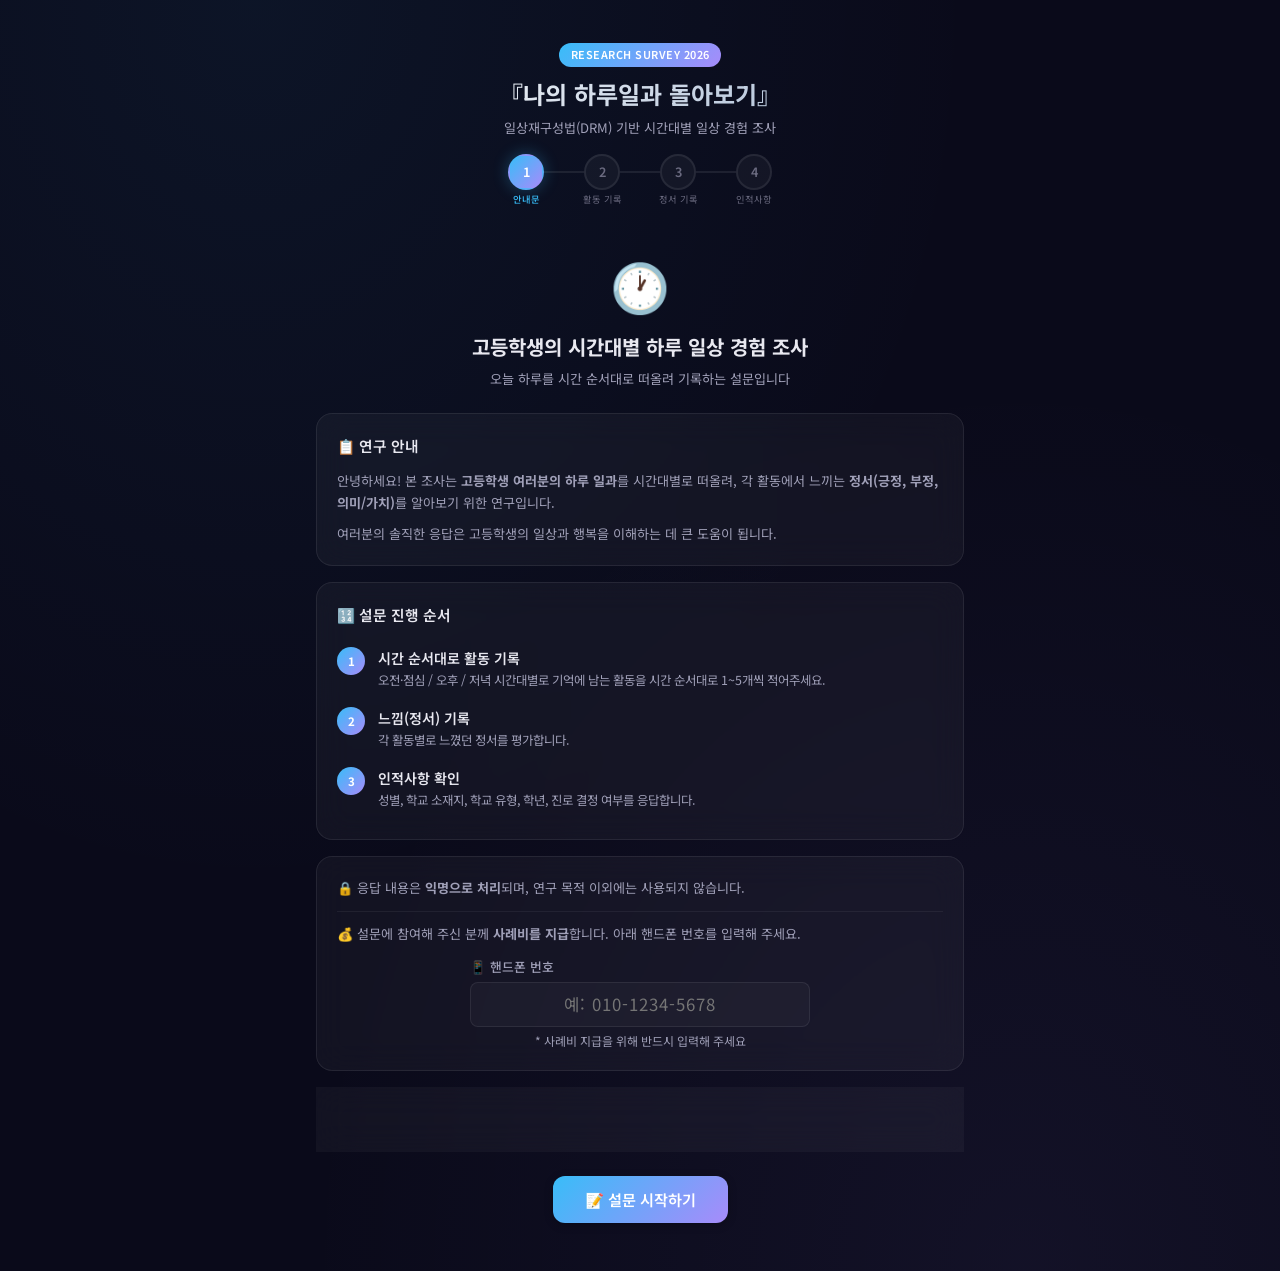
<file: index.html>
<!DOCTYPE html>
<html lang="ko">

<head>
  <meta charset="UTF-8" />
  <meta name="viewport" content="width=device-width, initial-scale=1.0" />
  <title>DRM6 설문 — 고등학생의 시간대별 하루 일상 경험 조사</title>
  <meta name="description" content="일상재구성법(DRM)을 활용하여 고등학생의 시간대별 하루 활동과 정서를 파악하는 연구 설문입니다." />
  <link rel="stylesheet" href="css/style.css" />
  <script src="js/config.js"></script>
</head>

<body>

  <div class="app-container" role="main">

    <!-- ===== HEADER ===== -->
    <header class="app-header">
      <span class="app-header__badge">Research Survey 2026</span>
      <h1 class="app-header__title">『나의 하루일과 돌아보기』</h1>
      <p class="app-header__subtitle">
        일상재구성법(DRM) 기반 시간대별 일상 경험 조사
      </p>
    </header>

    <!-- ===== PROGRESS BAR ===== -->
    <nav class="progress-bar" id="progressBar" aria-label="설문 진행 단계">
      <div class="progress-step active" data-step="1">
        <div class="progress-step__circle">1
          <span class="progress-step__label">안내문</span>
        </div>
      </div>
      <div class="progress-step" data-step="1-2">
        <div class="progress-step__line"></div>
      </div>
      <div class="progress-step" data-step="2">
        <div class="progress-step__circle">2
          <span class="progress-step__label">활동 기록</span>
        </div>
      </div>
      <div class="progress-step" data-step="2-3">
        <div class="progress-step__line"></div>
      </div>
      <div class="progress-step" data-step="3">
        <div class="progress-step__circle">3
          <span class="progress-step__label">정서 기록</span>
        </div>
      </div>
      <div class="progress-step" data-step="3-4">
        <div class="progress-step__line"></div>
      </div>
      <div class="progress-step" data-step="4">
        <div class="progress-step__circle">4
          <span class="progress-step__label">인적사항</span>
        </div>
      </div>
    </nav>

    <!-- ============================================================
       PAGE 1: 안내문 (Intro)
       ============================================================ -->
    <section class="part-section active" id="pageIntro" aria-label="설문 안내">

      <div class="intro-hero">
        <div class="intro-hero__icon">🕐</div>
        <h2 class="intro-hero__title">고등학생의 시간대별 하루 일상 경험 조사</h2>
        <p class="intro-hero__subtitle">오늘 하루를 시간 순서대로 떠올려 기록하는 설문입니다</p>
      </div>

      <!-- 연구 안내 -->
      <div class="glass-card intro-card">
        <h3 class="intro-card__heading">📋 연구 안내</h3>
        <p class="intro-card__text" style="font-size:0.82rem; margin-bottom: 0.5rem;">
          안녕하세요! 본 조사는 <strong>고등학생 여러분의 하루 일과</strong>를 시간대별로 떠올려,
          각 활동에서 느끼는 <strong>정서(긍정, 부정, 의미/가치)</strong>를 알아보기 위한 연구입니다.
        </p>
        <p class="intro-card__text" style="font-size:0.82rem;">
          여러분의 솔직한 응답은 고등학생의 일상과 행복을 이해하는 데 큰 도움이 됩니다.
        </p>
      </div>

      <!-- 설문 진행 순서 -->
      <div class="glass-card intro-card">
        <h3 class="intro-card__heading">🔢 설문 진행 순서</h3>
        <div class="intro-step">
          <div class="intro-step__number">1</div>
          <div class="intro-step__content">
            <div class="intro-step__title">시간 순서대로 활동 기록</div>
            <p class="intro-step__desc">오전·점심 / 오후 / 저녁 시간대별로 기억에 남는 활동을 시간 순서대로 1~5개씩 적어주세요.</p>
          </div>
        </div>
        <div class="intro-step">
          <div class="intro-step__number">2</div>
          <div class="intro-step__content">
            <div class="intro-step__title">느낌(정서) 기록</div>
            <p class="intro-step__desc">각 활동별로 느꼈던 정서를 평가합니다.</p>
          </div>
        </div>
        <div class="intro-step">
          <div class="intro-step__number">3</div>
          <div class="intro-step__content">
            <div class="intro-step__title">인적사항 확인</div>
            <p class="intro-step__desc">성별, 학교 소재지, 학교 유형, 학년, 진로 결정 여부를 응답합니다.</p>
          </div>
        </div>
      </div>

      <!-- 개인정보 & 사례비 -->
      <div class="glass-card intro-card">
        <p class="intro-card__text" style="font-size:0.82rem;">
          🔒 응답 내용은 <strong>익명으로 처리</strong>되며, 연구 목적 이외에는 사용되지 않습니다.
        </p>
        <hr style="border:none; border-top:1px solid rgba(255,255,255,0.06); margin:0.7rem 0;">
        <p class="intro-card__text" style="font-size:0.82rem;">
          💰 설문에 참여해 주신 분께 <strong>사례비를 지급</strong>합니다. 아래 핸드폰 번호를 입력해 주세요.
        </p>
        <div class="form-group" style="max-width: 340px; margin: 0.7rem auto 0;">
          <label class="form-label" for="phoneNumber">📱 핸드폰 번호</label>
          <input type="tel" class="form-input" id="phoneNumber" placeholder="예: 010-1234-5678"
            pattern="[0-9]{2,3}-[0-9]{3,4}-[0-9]{4}" required autocomplete="tel"
            style="text-align: center; font-size: 1.05rem; letter-spacing: 1px;" />
          <p style="font-size:0.75rem; color:var(--text-secondary); margin-top:0.25rem; text-align:center;">* 사례비 지급을
            위해 반드시 입력해 주세요</p>
        </div>
      </div>

      <!-- 소요 시간 -->
      <div class="glass-card intro-card">
        <p class="intro-card__text" style="font-size:0.82rem; text-align:center;">
          ⏱️ 예상 소요 시간: <strong>약 10~15분</strong>
        </p>
      </div>

      <div class="nav-buttons" style="justify-content:center;">
        <button class="btn btn-primary btn-start-survey" id="startSurveyBtn" type="button">
          📝 설문 시작하기
        </button>
      </div>

    </section>

    <!-- ============================================================
       PAGE 2: 활동 기록 (시간대별)
       ============================================================ -->
    <section class="part-section" id="pageActivities" aria-label="시간대별 활동 기록">
      <div class="section-badge section-badge--morning">📋 활동 기록</div>
      <h2 class="part-title">오늘 하루를 시간 순서대로 떠올려 주세요</h2>
      <p class="part-description">
        각 시간대별로 <strong>기억에 남는 활동을 시간 순서대로 1~5개씩</strong> 적어주세요.<br>
        활동 내용(시작~끝 시간 포함), 함께한 사람, 장소 등을 기록합니다.
      </p>

      <!-- Time Block Tabs -->
      <div class="time-tabs" id="timeTabs" role="tablist">
        <button class="time-tab time-tab--morning active" id="tabMorning" type="button" role="tab"
          data-block="morning">
          <span class="time-tab__icon">🌅</span>
          오전·점심<br><span style="font-size:0.62rem; opacity:0.8;">8시~1시</span>
          <span class="time-tab__count" id="countMorning">0</span>
        </button>
        <button class="time-tab time-tab--afternoon" id="tabAfternoon" type="button" role="tab"
          data-block="afternoon">
          <span class="time-tab__icon">☀️</span>
          오후<br><span style="font-size:0.62rem; opacity:0.8;">1시~6시</span>
          <span class="time-tab__count" id="countAfternoon">0</span>
        </button>
        <button class="time-tab time-tab--evening" id="tabEvening" type="button" role="tab"
          data-block="evening">
          <span class="time-tab__icon">🌙</span>
          저녁<br><span style="font-size:0.62rem; opacity:0.8;">6시~11시</span>
          <span class="time-tab__count" id="countEvening">0</span>
        </button>
      </div>

      <!-- Morning block -->
      <div class="time-block active" id="blockMorning" role="tabpanel">
        <div class="time-block__header">
          <span class="time-block__icon">🌅</span>
          <span class="time-block__title">오전·점심</span>
          <span class="time-block__time">오전 8시 ~ 오후 1시</span>
        </div>
        <div class="activity-nav-bar" id="morningNavBar">
          <button class="activity-nav-btn" id="morningPrevBtn" type="button">← 이전</button>
          <div class="activity-nav-progress"><span id="morningProgressText">0 / 0</span></div>
          <button class="activity-nav-btn" id="morningNextBtn" type="button">다음 →</button>
        </div>
        <div id="morningList" role="region" aria-label="오전 활동 카드"></div>
        <div class="activity-actions">
          <button class="add-activity-btn" id="addMorningBtn" type="button">＋ 활동 추가</button>
        </div>
        <div class="nav-buttons">
          <button class="btn btn-secondary" id="morningBackBtn" type="button">← 이전</button>
          <button class="btn btn-primary" id="morningNextBlockBtn" type="button">다음: 오후 활동 기록 →</button>
        </div>
      </div>

      <!-- Afternoon block -->
      <div class="time-block" id="blockAfternoon" role="tabpanel">
        <div class="time-block__header">
          <span class="time-block__icon">☀️</span>
          <span class="time-block__title">오후</span>
          <span class="time-block__time">오후 1시 ~ 오후 6시</span>
        </div>
        <div class="activity-nav-bar" id="afternoonNavBar">
          <button class="activity-nav-btn" id="afternoonPrevBtn" type="button">← 이전</button>
          <div class="activity-nav-progress"><span id="afternoonProgressText">0 / 0</span></div>
          <button class="activity-nav-btn" id="afternoonNextBtn" type="button">다음 →</button>
        </div>
        <div id="afternoonList" role="region" aria-label="오후 활동 카드"></div>
        <div class="activity-actions">
          <button class="add-activity-btn" id="addAfternoonBtn" type="button">＋ 활동 추가</button>
        </div>
        <div class="nav-buttons">
          <button class="btn btn-secondary" id="afternoonBackBtn" type="button">← 오전·점심으로</button>
          <button class="btn btn-primary" id="afternoonNextBlockBtn" type="button">다음: 저녁 활동 기록 →</button>
        </div>
      </div>

      <!-- Evening block -->
      <div class="time-block" id="blockEvening" role="tabpanel">
        <div class="time-block__header">
          <span class="time-block__icon">🌙</span>
          <span class="time-block__title">저녁</span>
          <span class="time-block__time">저녁 6시 ~ 11시</span>
        </div>
        <div class="activity-nav-bar" id="eveningNavBar">
          <button class="activity-nav-btn" id="eveningPrevBtn" type="button">← 이전</button>
          <div class="activity-nav-progress"><span id="eveningProgressText">0 / 0</span></div>
          <button class="activity-nav-btn" id="eveningNextBtn" type="button">다음 →</button>
        </div>
        <div id="eveningList" role="region" aria-label="저녁 활동 카드"></div>
        <div class="activity-actions">
          <button class="add-activity-btn" id="addEveningBtn" type="button">＋ 활동 추가</button>
        </div>
        <div class="nav-buttons">
          <button class="btn btn-secondary" id="eveningBackBtn" type="button">← 오후로</button>
          <button class="btn btn-primary" id="eveningNextBlockBtn" type="button">다음: 정서 기록 →</button>
        </div>
      </div>

    </section>

    <!-- ============================================================
       PAGE 3: 정서 기록
       ============================================================ -->
    <section class="part-section" id="pageEmotion" aria-label="정서 기록">
      <div class="section-badge section-badge--emotion">💫 정서 기록</div>
      <h2 class="part-title">각 활동에서 느낀 감정을 평가해 주세요</h2>
      <p class="part-description">
        앞서 기록한 활동들에 대해 그때 느꼈던 <strong>정서(감정)</strong>를 1~7점으로 평가합니다.
      </p>

      <!-- Emotion block header (dynamically updated) -->
      <div id="emotionBlockHeader" class="emotion-block-header-container"></div>

      <!-- Emotion activity navigation -->
      <div class="activity-nav-bar" id="emotionNavBar">
        <button class="activity-nav-btn" id="emotionPrevBtn" type="button">← 이전 활동</button>
        <div class="activity-nav-progress"><span id="emotionProgressText">1 / 1</span></div>
        <button class="activity-nav-btn" id="emotionNextBtn" type="button">다음 활동 →</button>
      </div>

      <div id="emotionContent" role="region" aria-label="정서 평가 카드">
        <!-- Dynamically rendered -->
      </div>

      <div class="nav-buttons">
        <button class="btn btn-secondary" id="emotionBackBlockBtn" type="button">← 활동 기록으로</button>
        <button class="btn btn-primary" id="emotionNextBlockBtn" type="button">다음: 인적사항 →</button>
      </div>
    </section>

    <!-- ============================================================
       PAGE 4: 인적사항 (Demographics)
       ============================================================ -->
    <section class="part-section" id="pageDemo" aria-label="인적사항">
      <div class="section-badge section-badge--info">📊 인적사항</div>
      <h2 class="part-title">인적사항 확인</h2>
      <p class="part-description">
        마지막으로 간단한 인적사항을 입력해 주세요.
      </p>

      <!-- 성별 -->
      <div class="glass-card demo-card">
        <div class="form-group">
          <label class="form-label">성별</label>
          <div class="radio-group" id="genderGroup" role="radiogroup" aria-label="성별 선택">
            <label class="radio-option"><input type="radio" name="gender" value="남"><span>남</span></label>
            <label class="radio-option"><input type="radio" name="gender" value="여"><span>여</span></label>
          </div>
        </div>
      </div>

      <!-- 학교 소재지 -->
      <div class="glass-card demo-card">
        <div class="form-group">
          <label class="form-label" for="schoolLocation">학교 소재지</label>
          <select class="form-select" id="schoolLocation" required>
            <option value="">선택해 주세요</option>
            <option value="서울">서울</option>
            <option value="부산">부산</option>
            <option value="대구">대구</option>
            <option value="인천">인천</option>
            <option value="광주">광주</option>
            <option value="대전">대전</option>
            <option value="울산">울산</option>
            <option value="세종">세종</option>
            <option value="경기">경기</option>
            <option value="강원">강원</option>
            <option value="충북">충북</option>
            <option value="충남">충남</option>
            <option value="전북">전북</option>
            <option value="전남">전남</option>
            <option value="경북">경북</option>
            <option value="경남">경남</option>
            <option value="제주">제주</option>
          </select>
        </div>
      </div>

      <!-- 학교 유형 -->
      <div class="glass-card demo-card">
        <div class="form-group">
          <label class="form-label" for="schoolType">학교 유형</label>
          <select class="form-select" id="schoolType" required>
            <option value="">선택해 주세요</option>
            <option value="일반계고">일반계고</option>
            <option value="특성화고">특성화고(경영고, 공고, 과학기술고, 농고 등)</option>
            <option value="기타">기타</option>
          </select>
        </div>
      </div>

      <!-- 학년 -->
      <div class="glass-card demo-card">
        <div class="form-group">
          <label class="form-label">학년</label>
          <div class="radio-group" id="gradeGroup" role="radiogroup" aria-label="학년 선택">
            <label class="radio-option"><input type="radio" name="grade" value="1학년"><span>1학년</span></label>
            <label class="radio-option"><input type="radio" name="grade" value="2학년"><span>2학년</span></label>
          </div>
        </div>
      </div>

      <!-- 진로 결정 여부 -->
      <div class="glass-card demo-card">
        <div class="form-group">
          <label class="form-label">진로 결정 여부</label>
          <div class="radio-group" id="careerGroup" role="radiogroup" aria-label="진로 결정 여부 선택">
            <label class="radio-option"><input type="radio" name="careerDecision" value="결정함"><span>결정함</span></label>
            <label class="radio-option"><input type="radio" name="careerDecision" value="고민 중"><span>고민 중</span></label>
            <label class="radio-option"><input type="radio" name="careerDecision" value="결정하지 않음"><span>결정하지 않음</span></label>
          </div>
        </div>
      </div>


      <div class="nav-buttons">
        <button class="btn btn-secondary" id="backToEmotionBtn" type="button">← 이전</button>
        <button class="btn btn-primary" id="completeBtn" type="button">✅ 설문 완료</button>
      </div>
    </section>

    <!-- ============================================================
       COMPLETION SCREEN (제출 성공 후에만 표시)
       ============================================================ -->
    <section class="part-section" id="completionScreen" aria-label="설문 완료">
      <div class="completion-screen">
        <div class="completion-screen__icon">🎉</div>
        <h2 class="completion-screen__title">설문이 완료되었습니다!</h2>
        <p class="completion-screen__desc">
          소중한 응답에 감사드립니다.
        </p>
        <div class="completion-message">
          <p style="margin-top:1.5rem; font-size:0.88rem; color:var(--text-secondary);">
            브라우저를 닫으셔도 됩니다. 감사합니다! 🙏
          </p>
        </div>
      </div>
    </section>

  </div><!-- /.app-container -->

  <!-- 제출 중 오버레이 (현재 페이지 위에 표시) -->
  <div class="submit-overlay" id="submitOverlay">
    <div class="submit-overlay__content">
      <div id="submitStatus" class="submit-status">
        <div class="submit-status__spinner"></div>
        <span class="submit-status__text">응답을 제출하고 있습니다...</span>
      </div>
    </div>
  </div>

  <!-- Toast -->
  <div class="toast" id="toast" role="alert" aria-live="assertive"></div>

  <script src="js/app.js"></script>
</body>

</html>
</file>
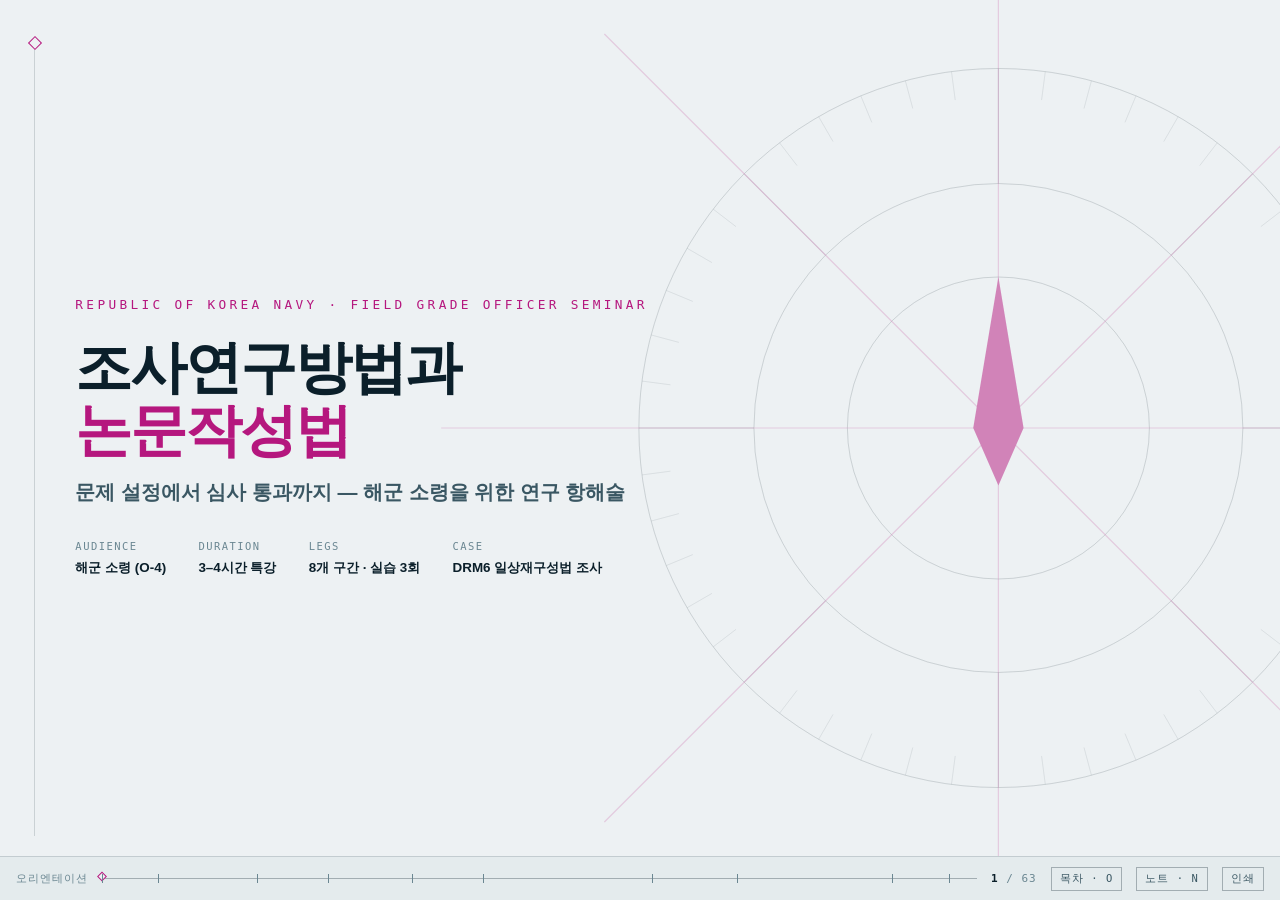
<file: lecture/index.html>
<!doctype html>
<html lang="ko">
<head>
<meta charset="utf-8">
<meta name="viewport" content="width=device-width, initial-scale=1">
<title>연구 항해도</title>
<style>
/* ============================================================
   연구 항해도 — 해도 제도(製圖) 디자인 시스템
   ============================================================ */
:root{
  --paper:#EDF1F3; --paper-2:#E4EBED; --paper-3:#D5E0E3; --paper-4:#C6D5D9;
  --ink:#0B1F2A; --ink-2:#3A5763; --ink-3:#6B8792;
  --hull:#12384E;
  --mag:#B5177E; --mag-soft:rgba(181,23,126,.09); --mag-line:rgba(181,23,126,.34);
  --rule:rgba(11,31,42,.15); --rule-2:rgba(11,31,42,.30);
  --good:#166B4E; --good-bg:rgba(22,107,78,.09);
  --warn:#9A5A08; --warn-bg:rgba(154,90,8,.10);
  --crit:#A01B26; --crit-bg:rgba(160,27,38,.09);
  --sans:'Pretendard Variable',Pretendard,-apple-system,BlinkMacSystemFont,'Apple SD Gothic Neo','Noto Sans KR','Malgun Gothic','Segoe UI',sans-serif;
  --mono:ui-monospace,'SF Mono','JetBrains Mono','Cascadia Mono',Consolas,'D2Coding',monospace;
}
@media (prefers-color-scheme:dark){
  :root:not([data-theme="light"]){
    --paper:#08161D; --paper-2:#0E2530; --paper-3:#16323F; --paper-4:#1E4150;
    --ink:#DCE7EA; --ink-2:#A9C0C8; --ink-3:#7C97A1;
    --hull:#9FC4D4;
    --mag:#F368B8; --mag-soft:rgba(243,104,184,.13); --mag-line:rgba(243,104,184,.42);
    --rule:rgba(220,231,234,.17); --rule-2:rgba(220,231,234,.33);
    --good:#5FC79E; --good-bg:rgba(95,199,158,.12);
    --warn:#E0A44A; --warn-bg:rgba(224,164,74,.12);
    --crit:#F0808C; --crit-bg:rgba(240,128,140,.12);
  }
}
:root[data-theme="dark"]{
  --paper:#08161D; --paper-2:#0E2530; --paper-3:#16323F; --paper-4:#1E4150;
  --ink:#DCE7EA; --ink-2:#A9C0C8; --ink-3:#7C97A1;
  --hull:#9FC4D4;
  --mag:#F368B8; --mag-soft:rgba(243,104,184,.13); --mag-line:rgba(243,104,184,.42);
  --rule:rgba(220,231,234,.17); --rule-2:rgba(220,231,234,.33);
  --good:#5FC79E; --good-bg:rgba(95,199,158,.12);
  --warn:#E0A44A; --warn-bg:rgba(224,164,74,.12);
  --crit:#F0808C; --crit-bg:rgba(240,128,140,.12);
}

*{box-sizing:border-box;margin:0;padding:0}
html,body{height:100%}
body{
  background:var(--paper); color:var(--ink); font-family:var(--sans);
  -webkit-font-smoothing:antialiased; overflow:hidden;
  word-break:keep-all; line-height:1.62;
}

/* ---------- 무대 ---------- */
#deck{position:fixed;inset:0 0 44px 0;display:flex;align-items:stretch;justify-content:center}
.slide{
  display:none; position:absolute; inset:0;
  font-size:clamp(14px,1.28vw,21px);
  padding:2.3em 3.2em 1.2em 4.6em;
  overflow-y:auto; overflow-x:hidden;
  flex-direction:column;
}
.slide.on{display:flex; animation:rise .34s cubic-bezier(.22,.7,.3,1) both}
@keyframes rise{from{opacity:0;transform:translateY(10px)}to{opacity:1;transform:none}}
@media (prefers-reduced-motion:reduce){.slide.on{animation:none}}

/* 좌측 항정선 레일 */
.rail{position:absolute;left:2.05em;top:2.3em;bottom:1.2em;width:1px;background:var(--rule)}
.rail::before{content:'';position:absolute;left:-3.5px;top:0;width:8px;height:8px;
  border:1px solid var(--mag);background:var(--paper);transform:rotate(45deg)}
.rail-no{position:absolute;left:-.15em;top:2.4em;font-family:var(--mono);font-size:.62em;
  letter-spacing:.14em;color:var(--ink-3);writing-mode:vertical-rl}

/* ---------- 타이포 ---------- */
.eyebrow{
  font-family:var(--mono);font-size:.66em;letter-spacing:.2em;text-transform:uppercase;
  color:var(--mag);display:flex;align-items:center;gap:.9em;margin-bottom:.85em;flex:0 0 auto
}
.eyebrow::after{content:'';flex:1;height:1px;background:var(--mag-line);max-width:8em}
h2.t{font-size:2.05em;line-height:1.22;font-weight:800;letter-spacing:-.022em;text-wrap:balance;flex:0 0 auto}
h3.t{font-size:1.5em;line-height:1.3;font-weight:750;letter-spacing:-.015em;text-wrap:balance}
.lead{font-size:1.02em;color:var(--ink-2);margin-top:.7em;max-width:56ch;flex:0 0 auto}
.body{flex:1 1 auto;margin-top:1.5em;min-height:0}
h4{font-size:.94em;font-weight:750;letter-spacing:-.01em;margin-bottom:.35em}
p+p{margin-top:.6em}
strong{font-weight:750;color:var(--ink)}
em{font-style:normal;color:var(--mag);font-weight:700}
code,.mono{font-family:var(--mono);font-size:.88em;letter-spacing:-.01em}
.num{font-variant-numeric:tabular-nums}

/* ---------- 레이아웃 ---------- */
.g2{display:grid;grid-template-columns:1fr 1fr;gap:1.1em;align-content:start}
.g3{display:grid;grid-template-columns:repeat(3,1fr);gap:.9em;align-content:start}
.g4{display:grid;grid-template-columns:repeat(4,1fr);gap:.75em;align-content:start}
.g21{display:grid;grid-template-columns:1.35fr 1fr;gap:1.3em;align-content:start}
.g12{display:grid;grid-template-columns:1fr 1.5fr;gap:1.3em;align-content:start}
.stack{display:flex;flex-direction:column;gap:.85em}
.row{display:flex;gap:.8em;flex-wrap:wrap}

/* ---------- 카드 (해도 제도선: 라운딩 없음) ---------- */
.card{background:var(--paper-2);border:1px solid var(--rule);padding:1em 1.1em;position:relative}
.card>h4{color:var(--hull)}
.card.key{background:var(--mag-soft);border-color:var(--mag-line)}
.card.key>h4{color:var(--mag)}
.card .tag{position:absolute;top:-1px;right:-1px;font-family:var(--mono);font-size:.6em;
  letter-spacing:.1em;background:var(--hull);color:var(--paper);padding:.18em .5em}
.card p,.card li{font-size:.88em;color:var(--ink-2)}
.card.key p,.card.key li{color:var(--ink-2)}

.chip{font-family:var(--mono);font-size:.66em;letter-spacing:.08em;border:1px solid var(--rule-2);
  padding:.16em .5em;color:var(--ink-2);white-space:nowrap}
.chip.m{border-color:var(--mag-line);color:var(--mag)}

/* ---------- 리스트 ---------- */
ul.d,ol.d{padding-left:1.15em;display:flex;flex-direction:column;gap:.3em}
ul.d{list-style:none;padding-left:0}
ul.d>li{position:relative;padding-left:1.05em;font-size:.9em;color:var(--ink-2)}
ul.d>li::before{content:'';position:absolute;left:.1em;top:.62em;width:4px;height:4px;
  background:var(--mag);transform:rotate(45deg)}
ol.d>li{font-size:.9em;color:var(--ink-2);padding-left:.2em}
ol.d>li::marker{font-family:var(--mono);font-size:.85em;color:var(--mag)}
li>strong{color:var(--ink)}

/* ---------- 표 ---------- */
.tw{overflow-x:auto;border:1px solid var(--rule);background:var(--paper-2)}
table.tbl{border-collapse:collapse;width:100%;font-size:.82em;min-width:100%}
table.tbl th{
  background:var(--hull);color:var(--paper);font-weight:700;text-align:left;
  padding:.55em .7em;font-size:.94em;white-space:nowrap;letter-spacing:-.005em
}
table.tbl td{padding:.5em .7em;border-top:1px solid var(--rule);color:var(--ink-2);vertical-align:top}
table.tbl tr:nth-child(even) td{background:rgba(127,127,127,.045)}
table.tbl td:first-child{color:var(--ink);font-weight:650;white-space:nowrap}
table.tbl td.w{white-space:normal}
.tbl .g{color:var(--good);font-weight:700}
.tbl .b{color:var(--crit);font-weight:700}

/* ---------- 콜아웃 ---------- */
.call{border:1px solid var(--rule-2);border-top-width:3px;padding:.85em 1em;background:var(--paper-2);font-size:.88em;color:var(--ink-2)}
.call>b:first-child{display:block;font-family:var(--mono);font-size:.75em;letter-spacing:.14em;
  text-transform:uppercase;margin-bottom:.4em}
.call.def{border-top-color:var(--hull)} .call.def>b:first-child{color:var(--hull)}
.call.warn{border-top-color:var(--warn);background:var(--warn-bg)} .call.warn>b:first-child{color:var(--warn)}
.call.case{border-top-color:var(--mag);background:var(--mag-soft)} .call.case>b:first-child{color:var(--mag)}
.call.do{border-top-color:var(--good);background:var(--good-bg)} .call.do>b:first-child{color:var(--good)}

/* ---------- Before / After ---------- */
.ba{display:grid;grid-template-columns:1fr 1fr;gap:0;border:1px solid var(--rule)}
.ba>div{padding:.85em 1em;font-size:.87em;color:var(--ink-2)}
.ba>div:first-child{background:var(--crit-bg);border-right:1px solid var(--rule)}
.ba>div:last-child{background:var(--good-bg)}
.ba b{display:block;font-family:var(--mono);font-size:.72em;letter-spacing:.13em;margin-bottom:.4em}
.ba>div:first-child b{color:var(--crit)} .ba>div:last-child b{color:var(--good)}
.q{font-size:.95em;color:var(--ink);line-height:1.5}

/* ---------- 파트 표지 ---------- */
.slide.part{justify-content:center;padding-left:4.6em;background:var(--paper-2)}
.part .pno{font-family:var(--mono);font-size:5.2em;font-weight:600;line-height:.9;color:var(--mag);letter-spacing:-.04em}
.part h2{font-size:2.9em;margin-top:.12em;letter-spacing:-.03em;font-weight:800}
.part .pen{font-family:var(--mono);font-size:.8em;letter-spacing:.24em;color:var(--ink-3);text-transform:uppercase;margin-top:.9em}
.part .pl{margin-top:1.4em;max-width:52ch;color:var(--ink-2);font-size:1em}
.part .pq{margin-top:1.6em;display:flex;flex-wrap:wrap;gap:.5em}

/* ---------- 표지 ---------- */
.slide.cover{justify-content:center;padding-left:4.6em;overflow:hidden}
#rose{position:absolute;inset:0;width:100%;height:100%;opacity:.5;pointer-events:none}
.cover>.kicker,.cover>h1,.cover>.sub,.cover>.meta{position:relative;z-index:1}
.cover .kicker{font-family:var(--mono);font-size:.78em;letter-spacing:.26em;color:var(--mag);text-transform:uppercase}
.cover h1{font-size:3.5em;font-weight:800;letter-spacing:-.035em;line-height:1.1;margin-top:.35em}
.cover h1 span{color:var(--mag)}
.cover .sub{font-size:1.22em;color:var(--ink-2);margin-top:.7em;font-weight:600}
.cover .meta{margin-top:2.2em;display:flex;gap:2.4em;flex-wrap:wrap;font-size:.82em}
.cover .meta div b{display:block;font-family:var(--mono);font-size:.78em;letter-spacing:.14em;
  color:var(--ink-3);text-transform:uppercase;margin-bottom:.2em;font-weight:500}
.cover .meta div span{color:var(--ink);font-weight:650}

/* ---------- 도해 ---------- */
.fig{background:var(--paper-2);border:1px solid var(--rule);padding:1em;display:flex;
  align-items:center;justify-content:center;overflow-x:auto}
.fig svg{max-width:100%;height:auto;display:block}
.figcap{font-size:.76em;color:var(--ink-3);margin-top:.5em;font-family:var(--mono);letter-spacing:.04em}

/* ---------- 발표자 노트 ---------- */
.note{display:none;margin-top:1.1em;border-top:1px dashed var(--rule-2);padding-top:.7em;
  font-size:.8em;color:var(--ink-3);flex:0 0 auto}
.note b{font-family:var(--mono);font-size:.8em;letter-spacing:.14em;color:var(--mag);
  display:block;margin-bottom:.25em}
body.notes .note{display:block}

/* ---------- 하단 크롬 ---------- */
#chrome{position:fixed;left:0;right:0;bottom:0;height:44px;background:var(--paper-2);
  border-top:1px solid var(--rule);display:flex;align-items:center;gap:14px;padding:0 16px;z-index:20}
#track{flex:1;height:14px;position:relative;cursor:pointer}
#track .base{position:absolute;top:6px;left:0;right:0;height:1px;background:var(--rule-2)}
#track .fill{position:absolute;top:5.5px;left:0;height:2px;background:var(--mag);transition:width .25s ease}
#track .wp{position:absolute;top:2px;width:1px;height:9px;background:var(--ink-3)}
#track .cur{position:absolute;top:1.5px;width:7px;height:7px;border:1.5px solid var(--mag);
  background:var(--paper);transform:translateX(-3.5px) rotate(45deg);transition:left .25s ease}
#chrome .lbl{font-family:var(--mono);font-size:11px;letter-spacing:.09em;color:var(--ink-3);white-space:nowrap}
#chrome .lbl b{color:var(--ink);font-weight:600}
#chrome button{font-family:var(--mono);font-size:10.5px;letter-spacing:.1em;background:none;
  border:1px solid var(--rule-2);color:var(--ink-2);padding:4px 8px;cursor:pointer}
#chrome button:hover{border-color:var(--mag);color:var(--mag)}
#chrome button:focus-visible,#track:focus-visible{outline:2px solid var(--mag);outline-offset:2px}

/* ---------- 목차 오버레이 ---------- */
#toc{position:fixed;inset:0;background:var(--paper);z-index:40;display:none;
  overflow-y:auto;padding:34px 40px 60px}
#toc.on{display:block}
#toc h3{font-family:var(--mono);font-size:12px;letter-spacing:.24em;color:var(--mag);
  text-transform:uppercase;margin-bottom:18px}
#toc .cols{columns:3;column-gap:34px}
@media(max-width:900px){#toc .cols{columns:1}}
#toc .pt{break-inside:avoid;margin-bottom:16px}
#toc .pt>div{font-size:13px;font-weight:750;color:var(--hull);border-bottom:1px solid var(--rule);
  padding-bottom:4px;margin-bottom:5px}
#toc a{display:block;font-size:12.5px;color:var(--ink-2);text-decoration:none;padding:2.5px 0;
  display:flex;gap:8px}
#toc a span{font-family:var(--mono);font-size:11px;color:var(--ink-3);min-width:24px;text-align:right}
#toc a:hover{color:var(--mag)}
#toc a:hover span{color:var(--mag)}

/* ---------- 반응형 ---------- */
@media(max-width:820px){
  body{overflow:auto}
  #deck{position:static;inset:auto}
  .slide{position:static;padding:1.8em 1.2em 1.4em 2.6em;font-size:15px}
  .rail{left:1em}
  .g2,.g3,.g4,.g21,.g12{grid-template-columns:1fr}
  .ba{grid-template-columns:1fr}
  .ba>div:first-child{border-right:none;border-bottom:1px solid var(--rule)}
  .cover h1{font-size:2.3em}
  .part .pno{font-size:3.4em}.part h2{font-size:2em}
}

/* ---------- 인쇄 ---------- */
@media print{
  body{overflow:visible;background:#fff;color:#000}
  #chrome,#toc,#rose{display:none!important}
  #deck{position:static;display:block}
  .slide{display:flex!important;position:relative;page-break-after:always;
    min-height:auto;height:auto;font-size:11px;padding:1.6em 1.4em 1.4em 2.8em;animation:none}
  .note{display:block}
}
</style>
</head>
<body>
<svg id="defs" width="0" height="0" aria-hidden="true" focusable="false"
     style="position:absolute;width:0;height:0;overflow:hidden">
  <defs><marker id="ar" markerWidth="8" markerHeight="8" refX="7" refY="4" orient="auto">
    <path d="M0,0 L8,4 L0,8 z" fill="var(--mag)"/></marker></defs>
</svg>
<main id="deck">

<!-- ========== 표지 · 오리엔테이션 ========== -->
<section class="slide cover" data-part="0" data-title="표지">
  <canvas id="rose" hidden></canvas>
  <div class="kicker">Republic of Korea Navy · Field Grade Officer Seminar</div>
  <h1>조사연구방법과<br><span>논문작성법</span></h1>
  <div class="sub">문제 설정에서 심사 통과까지 — 해군 소령을 위한 연구 항해술</div>
  <div class="meta">
    <div><b>Audience</b><span>해군 소령 (O-4)</span></div>
    <div><b>Duration</b><span>3–4시간 특강</span></div>
    <div><b>Legs</b><span>8개 구간 · 실습 3회</span></div>
    <div><b>Case</b><span>DRM6 일상재구성법 조사</span></div>
  </div>
</section>

<section class="slide" data-part="0" data-title="오늘의 항로">
  <div class="eyebrow">Orientation · 항로 계획</div>
  <h2 class="t">오늘의 항로</h2>
  <p class="lead">연구는 순서가 있는 항해입니다. 뒤 단계에서 겪는 대부분의 고통은 앞 단계를 건너뛴 대가입니다. 오늘은 그 순서를 따라 한 바퀴 돕니다.</p>
  <div class="body">
    <div class="tw"><table class="tbl">
      <tr><th>구간</th><th>주제</th><th>핵심 질문</th><th>배정</th></tr>
      <tr><td>01</td><td class="w">연구문제의 설정</td><td class="w">나는 정확히 무엇을 묻고 있는가?</td><td>30분</td></tr>
      <tr><td>02</td><td class="w">문헌고찰</td><td class="w">이미 답이 나온 질문은 아닌가?</td><td>25분</td></tr>
      <tr><td>03</td><td class="w">연구설계</td><td class="w">이 답을 어떻게 반박당하지 않게 얻는가?</td><td>35분</td></tr>
      <tr><td>04</td><td class="w">표본과 표집</td><td class="w">누구에게 물어야 그 답이 일반화되는가?</td><td>25분</td></tr>
      <tr><td>05</td><td class="w">측정과 설문개발</td><td class="w">내 질문지는 정말 그것을 재고 있는가?</td><td>40분</td></tr>
      <tr><td>06</td><td class="w">자료분석</td><td class="w">숫자에서 어디까지 말할 수 있는가?</td><td>35분</td></tr>
      <tr><td>07</td><td class="w">논문작성</td><td class="w">읽는 사람이 설득되게 쓰는 법은?</td><td>45분</td></tr>
      <tr><td>08</td><td class="w">실행과 심사</td><td class="w">기한 안에 통과시키는 법은?</td><td>25분</td></tr>
    </table></div>
    <div class="row" style="margin-top:1em">
      <span class="chip m">실습 1 · 연구문제 한 문장</span>
      <span class="chip m">실습 2 · 문항 교정</span>
      <span class="chip m">실습 3 · 목차 초안</span>
    </div>
  </div>
  <div class="note"><b>강의 노트</b>시작 시 수강생에게 "지금 머릿속에 있는 논문 주제"를 메모지에 한 줄 적게 하고, 실습 1·3에서 그 메모를 계속 고쳐 쓰게 한다. 강의 끝에 손에 남는 산출물이 있어야 특강의 체감 효용이 생긴다.</div>
</section>

<section class="slide" data-part="0" data-title="보고서와 논문의 차이">
  <div class="eyebrow">Orientation · 출발점</div>
  <h2 class="t">여러분은 이미 자료를 다룬다<br>다만 목적이 다를 뿐이다</h2>
  <p class="lead">군 실무 보고서와 학술 논문은 둘 다 근거로 주장을 세웁니다. 결정적 차이는 <em>누구를 설득하는가</em>, 그리고 <em>무엇을 남기는가</em>입니다.</p>
  <div class="body">
    <div class="tw"><table class="tbl">
      <tr><th>차원</th><th>실무 보고서</th><th>학술 논문</th></tr>
      <tr><td>독자</td><td class="w">지휘관 — 결심이 필요한 사람</td><td class="w">동료 연구자 — 반박할 준비가 된 사람</td></tr>
      <tr><td>목적</td><td class="w">의사결정 지원</td><td class="w">검증 가능한 지식의 축적</td></tr>
      <tr><td>결론 위치</td><td class="w">두괄식 — 결론이 첫 장</td><td class="w">논증의 끝 — 근거를 밟은 뒤 결론</td></tr>
      <tr><td>근거 기준</td><td class="w">현황·경험·현장 판단</td><td class="w">체계적 자료 + 재현 가능한 절차</td></tr>
      <tr><td>선행 검토</td><td class="w">유사 사례 참고</td><td class="w">의무 — 무엇이 이미 밝혀졌는지 규명</td></tr>
      <tr><td>불확실성</td><td class="w">가급적 단정 — "판단됨"</td><td class="w">명시 의무 — 신뢰구간·한계·대안설명</td></tr>
      <tr><td>수명</td><td class="w">해당 결심까지</td><td class="w">인용되는 한 계속</td></tr>
    </table></div>
    <div class="call warn" style="margin-top:1.1em"><b>가장 흔한 실패</b>
      군 경력이 길수록 논문 초고가 &lsquo;장문의 정책보고서&rsquo;가 됩니다. 문제의식은 훌륭한데 검증 절차가 없고, 결론이 자료보다 앞서 나갑니다. 오늘 강의는 그 간극을 메우는 것이 목표입니다.</div>
  </div>
  <div class="note"><b>강의 노트</b>여기서 청중의 강점을 먼저 인정할 것. 이들은 현장 문제의식, 데이터 접근성, 조직 이해도에서 일반 대학원생보다 압도적으로 유리하다. 부족한 것은 방법론적 절차뿐이며, 그것은 배우면 되는 것이라는 프레임으로 시작한다.</div>
</section>

<section class="slide" data-part="0" data-title="오늘의 산출물">
  <div class="eyebrow">Orientation · 산출물</div>
  <h2 class="t">오늘 손에 쥐고 나갈 세 가지</h2>
  <div class="body g3">
    <div class="card key"><span class="tag">01</span><h4>연구문제 한 문장</h4>
      <p>"○○ 집단에서 A가 B에 미치는 영향은 C에 따라 어떻게 달라지는가?" 형식으로, 변수와 대상이 특정된 단일 문장.</p></div>
    <div class="card key"><span class="tag">02</span><h4>연구설계 한 장</h4>
      <p>설계 유형 · 표집 방법 · 표본 크기 근거 · 측정도구 출처 · 분석 기법까지 한 페이지로 압축한 설계 요약표.</p></div>
    <div class="card key"><span class="tag">03</span><h4>논문 목차 초안</h4>
      <p>장·절 수준까지 내려간 목차. 목차가 서지 않으면 논증이 서지 않은 것입니다.</p></div>
  </div>
  <div class="note"><b>강의 노트</b>이 세 가지는 각각 실습 1·2·3의 결과물이다. 마지막 슬라이드에서 다시 회수한다.</div>
</section>

<!-- ========== PART 1 ========== -->
<section class="slide part" data-part="1" data-title="Part 01 · 연구문제">
  <div class="pno">01</div>
  <h2>연구문제의 설정</h2>
  <div class="pen">Framing the Question</div>
  <p class="pl">논문의 품질 상한선은 연구문제 단계에서 이미 결정됩니다. 분석 기법이 아무리 정교해도, 질문이 모호하면 결과도 모호합니다.</p>
  <div class="pq">
    <span class="chip">주제 → 문제 → 가설</span><span class="chip">FINER 기준</span>
    <span class="chip">개념적·조작적 정의</span><span class="chip">변수와 연구모형</span>
  </div>
</section>

<section class="slide" data-part="1" data-title="주제는 문제가 아니다">
  <div class="eyebrow">Part 01 · 좁히기</div>
  <h2 class="t">"주제"를 들고 오는 사람은 많고<br>"문제"를 들고 오는 사람은 드물다</h2>
  <p class="lead">주제(topic)는 영역이고, 연구문제(research question)는 답이 있는 질문입니다. 지도교수가 "그래서 뭘 밝히겠다는 건가?"라고 묻는 지점이 바로 이 간극입니다.</p>
  <div class="body">
    <div class="fig">
      <svg viewBox="0 0 720 210" role="img" aria-label="주제에서 연구문제, 가설로 좁혀지는 깔때기 도해">
        <path d="M20,20 L700,20 L520,190 L200,190 Z" fill="var(--mag-soft)" stroke="var(--mag-line)"/>
        <line x1="255" y1="20" x2="255" y2="190" stroke="var(--rule-2)" stroke-dasharray="3 3"/>
        <line x1="470" y1="20" x2="470" y2="190" stroke="var(--rule-2)" stroke-dasharray="3 3"/>
        <text x="40" y="48" font-family="var(--mono)" font-size="11" fill="var(--mag)" letter-spacing="2">TOPIC</text>
        <text x="40" y="72" font-size="15" font-weight="700" fill="var(--ink)">주제</text>
        <text x="40" y="96" font-size="12" fill="var(--ink-2)">"함정 승조원의 사기"</text>
        <text x="40" y="116" font-size="11" fill="var(--ink-3)">— 범위. 답이 없음</text>
        <text x="275" y="48" font-family="var(--mono)" font-size="11" fill="var(--mag)" letter-spacing="2">QUESTION</text>
        <text x="275" y="72" font-size="15" font-weight="700" fill="var(--ink)">연구문제</text>
        <text x="275" y="96" font-size="12" fill="var(--ink-2)">"장기 항해일수는 승조원</text>
        <text x="275" y="113" font-size="12" fill="var(--ink-2)">직무소진에 영향을 주는가?"</text>
        <text x="275" y="133" font-size="11" fill="var(--ink-3)">— 답이 있는 질문</text>
        <text x="490" y="48" font-family="var(--mono)" font-size="11" fill="var(--mag)" letter-spacing="2">HYPOTHESIS</text>
        <text x="490" y="72" font-size="15" font-weight="700" fill="var(--ink)">가설</text>
        <text x="490" y="96" font-size="12" fill="var(--ink-2)">"연간 항해일수가 많을수록</text>
        <text x="490" y="113" font-size="12" fill="var(--ink-2)">정서적 소진이 높을 것이다"</text>
        <text x="490" y="133" font-size="11" fill="var(--ink-3)">— 방향까지 특정. 반증가능</text>
        <line x1="215" y1="165" x2="248" y2="165" stroke="var(--mag)" stroke-width="1.5" marker-end="url(#ar)"/>
        <line x1="432" y1="165" x2="463" y2="165" stroke="var(--mag)" stroke-width="1.5" marker-end="url(#ar)"/>
      </svg>
    </div>
    <div class="g3" style="margin-top:1em">
      <div class="call def"><b>검증 1</b>이 질문에 "예/아니오" 또는 "얼마나"로 답할 수 있는가?</div>
      <div class="call def"><b>검증 2</b>답이 틀렸다는 것을 보여줄 자료를 상상할 수 있는가?</div>
      <div class="call def"><b>검증 3</b>답을 알면 누군가의 판단이 달라지는가?</div>
    </div>
  </div>
  <div class="note"><b>강의 노트</b>세 번째 검증(so what)이 군 논문에서 특히 중요하다. 정책적 함의가 없는 연구는 국방 분야 심사에서 반드시 지적받는다.</div>
</section>

<section class="slide" data-part="1" data-title="FINER 기준">
  <div class="eyebrow">Part 01 · 판정 기준</div>
  <h2 class="t">좋은 연구문제의 다섯 가지 조건 — FINER</h2>
  <p class="lead">주제를 하나 떠올릴 때마다 이 다섯 항목에 스스로 점수를 매기십시오. 하나라도 명백히 낙제면 그 주제는 버리는 것이 시간을 버는 길입니다.</p>
  <div class="body">
    <div class="tw"><table class="tbl">
      <tr><th>기준</th><th>묻는 것</th><th>군 연구에서의 현실적 점검</th></tr>
      <tr><td>F — Feasible<br>실행가능성</td><td class="w">기한·표본·예산·권한 안에서 실제로 끝낼 수 있는가?</td><td class="w">부대 협조 공문이 나오는가? 표본 접근에 몇 개월이 필요한가? 보안 등급이 걸리지 않는가?</td></tr>
      <tr><td>I — Interesting<br>흥미</td><td class="w">나와 학계·조직이 답을 궁금해하는가?</td><td class="w">2년을 버티게 하는 것은 결국 본인의 문제의식이다. 남의 주제는 완주율이 낮다.</td></tr>
      <tr><td>N — Novel<br>새로움</td><td class="w">이미 확립된 사실의 반복은 아닌가?</td><td class="w">대상·맥락·변수 조합 중 하나만 새로워도 충분하다. 이론 자체를 새로 만들 필요는 없다.</td></tr>
      <tr><td>E — Ethical<br>윤리성</td><td class="w">참여자에게 해가 없고 자발적 동의가 가능한가?</td><td class="w">계급 구조상 &lsquo;거부할 자유&rsquo;가 실질적으로 보장되는가가 핵심 쟁점이다. IRB 필수.</td></tr>
      <tr><td>R — Relevant<br>중요성</td><td class="w">결과가 실무·정책·이론 중 무엇을 바꾸는가?</td><td class="w">"이 결과로 어떤 지침·제도·교육을 바꿀 수 있는가"에 한 문장으로 답할 수 있어야 한다.</td></tr>
    </table></div>
    <div class="call warn" style="margin-top:1em"><b>Feasible이 1순위다</b>
      석사 논문에서 좌초의 8할은 흥미 부족이 아니라 실행 불가입니다. "이 자료를 언제, 누구의 결재로, 몇 명에게서 받을 수 있는가"에 답하지 못하는 주제는 아무리 훌륭해도 지금은 아닙니다.</div>
  </div>
  <div class="note"><b>강의 노트</b>수강생 각자가 자기 주제를 F·I·N·E·R 5점 척도로 채점하게 하고, 가장 낮은 항목을 옆사람과 공유하게 한다. 3분이면 충분하고 몰입도가 크게 오른다.</div>
</section>

<section class="slide" data-part="1" data-title="나쁜 연구문제 교정">
  <div class="eyebrow">Part 01 · 교정</div>
  <h2 class="t">고장난 연구문제, 여섯 유형</h2>
  <div class="body">
    <div class="tw"><table class="tbl">
      <tr><th>유형</th><th class="w">고장난 질문</th><th class="w">교정</th></tr>
      <tr><td>너무 넓음</td><td class="w">해군 조직문화를 어떻게 개선할 것인가?</td><td class="w">수평적 소통문화 인식이 초급간부 잔류의도에 미치는 영향은?</td></tr>
      <tr><td>답이 자명함</td><td class="w">교육훈련은 직무능력에 도움이 되는가?</td><td class="w">시뮬레이터 훈련시간과 실기동 훈련시간 중 어느 쪽이 대응숙달도를 더 높이는가?</td></tr>
      <tr><td>가치판단</td><td class="w">복지제도를 확대해야 하는가?</td><td class="w">관사 만족도가 장기복무 지원의사에 미치는 효과는 계급에 따라 다른가?</td></tr>
      <tr><td>측정 불가</td><td class="w">군인정신이 전투력에 미치는 영향은?</td><td class="w">군 복무 몰입(3개 하위요인)이 임무수행 자기효능감에 미치는 영향은?</td></tr>
      <tr><td>변수가 없음</td><td class="w">함정 근무 실태를 조사한다</td><td class="w">근무환경 요인(당직주기·거주여건·통신접근성)별 소진 수준의 차이는?</td></tr>
      <tr><td>두 개 질문</td><td class="w">스트레스 원인과 대처방안은 무엇인가?</td><td class="w">주 연구문제를 하나로 두고, 대처방안은 &lsquo;논의&rsquo;의 함의로 다룬다</td></tr>
    </table></div>
    <div class="call do" style="margin-top:1em"><b>연구문제 문장 틀</b>
      <span class="mono">[대상 집단]에서 [독립변수]가 [종속변수]에 미치는 영향은 [조절/매개변수]에 따라 어떻게 달라지는가?</span> — 이 한 문장에 빈칸이 남아 있다면, 아직 연구를 시작할 수 없습니다.</div>
  </div>
</section>

<section class="slide" data-part="1" data-title="개념적 정의와 조작적 정의">
  <div class="eyebrow">Part 01 · 정의</div>
  <h2 class="t">개념을 자료로 바꾸는 사다리</h2>
  <p class="lead">"사기가 높다"는 말은 자료가 아닙니다. 개념을 측정 가능한 숫자까지 내려보내는 네 단계가 필요하고, 심사에서 가장 자주 무너지는 지점이 바로 여기입니다.</p>
  <div class="body g21">
    <div class="fig">
      <svg viewBox="0 0 420 300" role="img" aria-label="개념에서 차원, 지표, 문항으로 내려가는 측정 사다리">
        <g font-size="12">
          <rect x="20" y="14" width="380" height="52" fill="var(--mag-soft)" stroke="var(--mag-line)"/>
          <text x="34" y="34" font-family="var(--mono)" font-size="10" fill="var(--mag)" letter-spacing="1.6">CONSTRUCT · 개념</text>
          <text x="34" y="54" font-size="14" font-weight="700" fill="var(--ink)">직무소진 (Burnout)</text>
          <rect x="20" y="86" width="380" height="52" fill="var(--paper-3)" stroke="var(--rule-2)"/>
          <text x="34" y="106" font-family="var(--mono)" font-size="10" fill="var(--ink-3)" letter-spacing="1.6">DIMENSION · 차원</text>
          <text x="34" y="126" font-size="13" fill="var(--ink)">정서적 고갈 · 냉소 · 효능감 저하</text>
          <rect x="20" y="158" width="380" height="52" fill="var(--paper-3)" stroke="var(--rule-2)"/>
          <text x="34" y="178" font-family="var(--mono)" font-size="10" fill="var(--ink-3)" letter-spacing="1.6">INDICATOR · 지표</text>
          <text x="34" y="198" font-size="13" fill="var(--ink)">고갈 = 회복되지 않는 피로의 빈도</text>
          <rect x="20" y="230" width="380" height="56" fill="var(--paper-3)" stroke="var(--rule-2)"/>
          <text x="34" y="250" font-family="var(--mono)" font-size="10" fill="var(--ink-3)" letter-spacing="1.6">ITEM · 문항</text>
          <text x="34" y="268" font-size="12" fill="var(--ink)">"아침에 일어나면 또 근무해야 한다는</text>
          <text x="34" y="282" font-size="12" fill="var(--ink)">생각에 지친다" (1–7점)</text>
          <path d="M210,66 L210,84" stroke="var(--mag)" stroke-width="1.5" marker-end="url(#ar)"/>
          <path d="M210,138 L210,156" stroke="var(--mag)" stroke-width="1.5" marker-end="url(#ar)"/>
          <path d="M210,210 L210,228" stroke="var(--mag)" stroke-width="1.5" marker-end="url(#ar)"/>
        </g>
      </svg>
    </div>
    <div class="stack">
      <div class="call def"><b>개념적 정의</b>그 개념이 무엇인지 <b>말로</b> 규정한 것. 반드시 선행연구의 정의를 인용하고, 여러 정의 중 <em>본 연구가 채택한 것</em>을 명시합니다.<br><span class="mono" style="color:var(--ink-3)">예) 직무소진: 만성적 직무 스트레스에 대한 반응으로 나타나는 정서적 고갈·냉소·효능감 저하의 증후군(Maslach &amp; Jackson, 1981)</span></div>
      <div class="call def"><b>조작적 정의</b>그 개념을 <b>어떻게 재는지</b> 규정한 것. 도구·문항수·척도·점수 산출 방식까지 씁니다.<br><span class="mono" style="color:var(--ink-3)">예) 본 연구에서 직무소진은 MBI-GS 한국어판 15문항의 7점 리커트 평균 점수로, 점수가 높을수록 소진이 심한 것으로 조작적으로 정의한다</span></div>
      <div class="call warn"><b>심사에서 나오는 질문</b>"선생님이 잰 그 점수가 정말 &lsquo;소진&rsquo;입니까, 아니면 그냥 &lsquo;피곤함&rsquo;입니까?" — 이 질문에 대한 답이 곧 구성타당도이며, Part 05에서 다룹니다.</div>
    </div>
  </div>
</section>

<section class="slide" data-part="1" data-title="변수와 연구모형">
  <div class="eyebrow">Part 01 · 모형</div>
  <h2 class="t">변수의 역할을 그림 한 장으로 확정하라</h2>
  <p class="lead">연구모형 그림은 장식이 아니라 <em>계약서</em>입니다. 여기에 그린 화살표 하나하나가 가설이 되고, 결과 장의 표가 되고, 논의의 문단이 됩니다.</p>
  <div class="body g12">
    <div class="stack">
      <div class="call def"><b>독립변수 IV</b>원인으로 상정한 변수 · 연간 항해일수</div>
      <div class="call def"><b>종속변수 DV</b>결과로 상정한 변수 · 직무소진</div>
      <div class="call def"><b>매개변수 M</b>IV가 DV에 이르는 <em>경로</em> · 수면의 질</div>
      <div class="call def"><b>조절변수 Mo</b>IV→DV 관계의 <em>강도를 바꾸는</em> 조건 · 부대 응집력</div>
      <div class="call def"><b>통제변수 CV</b>다른 설명을 배제하기 위해 통계적으로 고정 · 계급·연령·직별</div>
    </div>
    <div>
      <div class="fig">
        <svg viewBox="0 0 460 260" role="img" aria-label="독립 매개 종속 조절 변수로 구성된 연구모형 도해">
          <g font-size="12" text-anchor="middle">
            <rect x="14" y="110" width="112" height="46" fill="var(--paper-3)" stroke="var(--ink-2)"/>
            <text x="70" y="130" font-size="12" font-weight="700" fill="var(--ink)">항해일수</text>
            <text x="70" y="146" font-family="var(--mono)" font-size="9.5" fill="var(--ink-3)">IV</text>
            <rect x="174" y="26" width="112" height="46" fill="var(--paper-3)" stroke="var(--ink-2)"/>
            <text x="230" y="46" font-size="12" font-weight="700" fill="var(--ink)">수면의 질</text>
            <text x="230" y="62" font-family="var(--mono)" font-size="9.5" fill="var(--ink-3)">M · 매개</text>
            <rect x="334" y="110" width="112" height="46" fill="var(--mag-soft)" stroke="var(--mag)"/>
            <text x="390" y="130" font-size="12" font-weight="700" fill="var(--ink)">직무소진</text>
            <text x="390" y="146" font-family="var(--mono)" font-size="9.5" fill="var(--mag)">DV</text>
            <rect x="174" y="196" width="112" height="46" fill="var(--paper-3)" stroke="var(--ink-2)" stroke-dasharray="4 3"/>
            <text x="230" y="216" font-size="12" font-weight="700" fill="var(--ink)">부대 응집력</text>
            <text x="230" y="232" font-family="var(--mono)" font-size="9.5" fill="var(--ink-3)">Mo · 조절</text>
            <path d="M126,124 L170,72" stroke="var(--ink-2)" stroke-width="1.4" marker-end="url(#ar)" fill="none"/>
            <path d="M290,72 L332,122" stroke="var(--ink-2)" stroke-width="1.4" marker-end="url(#ar)" fill="none"/>
            <path d="M126,138 L330,138" stroke="var(--mag)" stroke-width="1.8" marker-end="url(#ar)"/>
            <path d="M230,194 L230,150" stroke="var(--ink-2)" stroke-width="1.4" stroke-dasharray="4 3" marker-end="url(#ar)"/>
            <text x="228" y="112" font-family="var(--mono)" font-size="9.5" fill="var(--mag)" text-anchor="middle">H1 (직접효과)</text>
            <text x="128" y="88" font-family="var(--mono)" font-size="9.5" fill="var(--ink-3)">a</text>
            <text x="322" y="88" font-family="var(--mono)" font-size="9.5" fill="var(--ink-3)">b</text>
          </g>
        </svg>
      </div>
      <div class="figcap">화살표 = 가설. 점선 = 조절(상호작용항). a×b = 간접효과</div>
      <div class="call do" style="margin-top:.8em"><b>가설 진술 규칙</b>화살표마다 번호를 붙이고(H1, H2a…), 각 가설은 <em>방향</em>까지 진술합니다. "관계가 있을 것이다"보다 "정적(+) 영향을 미칠 것이다"가 항상 낫습니다.</div>
    </div>
  </div>
</section>

<section class="slide" data-part="1" data-title="실습 1">
  <div class="eyebrow">Part 01 · 실습</div>
  <h2 class="t">실습 1 — 연구문제 한 문장 <span class="mono" style="font-size:.5em;color:var(--ink-3)">10분</span></h2>
  <div class="body g2">
    <div class="stack">
      <div class="card key"><h4>1단계 · 빈칸 채우기 (4분)</h4>
        <p class="mono" style="color:var(--ink);font-size:.92em;line-height:2">
        ______________ 에서<br>______________ 가(이)<br>______________ 에 미치는 영향은<br>______________ 에 따라 어떻게 다른가?</p></div>
      <div class="card"><h4>2단계 · 자가 채점 (3분)</h4>
        <p>F·I·N·E·R 각 5점 만점으로 채점. 가장 낮은 항목 하나에 동그라미.</p></div>
      <div class="card"><h4>3단계 · 상호 검토 (3분)</h4>
        <p>옆 사람에게 문장만 읽어주고 되묻게 합니다 — "그래서 무엇과 무엇의 관계를 보겠다는 겁니까?" 한 번에 되돌아오지 않으면 문장이 아직 모호한 것입니다.</p></div>
    </div>
    <div class="stack">
      <div class="call case"><b>작성 예시 · 해군 맥락</b>
        "<b>전투함 근무 부사관</b>에서 <b>연간 해상근무일수</b>가 <b>직무소진</b>에 미치는 영향은 <b>부대 응집력</b>에 따라 어떻게 달라지는가?"</div>
      <div class="call case"><b>작성 예시 · 교육 맥락</b>
        "<b>해군 초급장교</b>에서 <b>멘토링 경험의 질</b>이 <b>장기복무 지원의사</b>에 미치는 영향을 <b>조직몰입</b>이 매개하는가?"</div>
      <div class="call warn"><b>자주 나오는 함정</b>
        빈칸에 "여러 가지 요인"이라고 쓰고 싶어지면, 아직 변수를 고르지 못한 것입니다. 요인 탐색은 문헌고찰의 몫이지 연구문제의 몫이 아닙니다.</div>
    </div>
  </div>
  <div class="note"><b>강의 노트</b>이 실습 결과는 반드시 종이에 남기게 한다. Part 07 실습 3에서 이 문장을 목차로 전개시킨다.</div>
</section>

<!-- ========== PART 2 ========== -->
<section class="slide part" data-part="2" data-title="Part 02 · 문헌고찰">
  <div class="pno">02</div>
  <h2>문헌고찰</h2>
  <div class="pen">Reviewing the Literature</div>
  <p class="pl">문헌고찰은 읽은 것을 나열하는 숙제가 아니라, 내 연구가 서 있을 자리를 만드는 작업입니다. 잘 쓴 문헌고찰은 그 자체로 "왜 이 연구가 필요한가"의 증명입니다.</p>
  <div class="pq"><span class="chip">검색 전략</span><span class="chip">문헌 매트릭스</span><span class="chip">종합형 서술</span><span class="chip">연구 공백</span></div>
</section>

<section class="slide" data-part="2" data-title="문헌고찰의 세 가지 일">
  <div class="eyebrow">Part 02 · 목적</div>
  <h2 class="t">문헌고찰이 실제로 하는 세 가지 일</h2>
  <div class="body g3">
    <div class="card"><span class="tag">01</span><h4>중복 회피</h4>
      <p>이미 답이 나온 질문을 2년에 걸쳐 다시 묻는 사고를 막습니다. 동일 주제 선행연구를 못 찾은 것이지, 없는 것이 아닌 경우가 대부분입니다.</p></div>
    <div class="card"><span class="tag">02</span><h4>도구·설계 조달</h4>
      <p>측정도구, 표본 크기, 분석 기법을 새로 발명할 필요가 없습니다. 검증된 척도를 가져다 쓰는 것이 타당도 확보의 가장 빠른 길입니다.</p></div>
    <div class="card key"><span class="tag">03</span><h4>공백의 논증</h4>
      <p>"선행연구는 A와 B는 밝혔으나 C는 다루지 않았다. 특히 군 조직 맥락에서는 검증된 바 없다." — 이 문장이 곧 연구의 정당화입니다.</p></div>
  </div>
  <div class="body" style="flex:0 0 auto;margin-top:1.1em">
    <div class="call warn"><b>순서에 관한 오해</b>
      "주제를 정하고 → 문헌을 읽는다"가 아니라 <em>"대략 읽고 → 주제를 좁히고 → 다시 읽는다"</em>가 실제 순서입니다. 첫 검색 후 연구문제가 바뀌지 않았다면, 아직 충분히 읽지 않은 것입니다.</div>
  </div>
</section>

<section class="slide" data-part="2" data-title="검색 전략">
  <div class="eyebrow">Part 02 · 탐색</div>
  <h2 class="t">체계적으로 찾는 법</h2>
  <p class="lead">"구글에 쳐봤는데 없더라"는 문헌고찰이 아닙니다. 검색은 <em>기록 가능한 절차</em>여야 하고, 방법 장에 그 절차를 쓸 수 있어야 합니다.</p>
  <div class="body g2">
    <div class="stack">
      <div class="card"><h4>1 · 검색어 행렬을 만든다</h4>
        <p class="mono" style="color:var(--ink);font-size:.85em">(소진 OR 번아웃 OR burnout)<br>AND (군 OR 해군 OR military OR navy)<br>AND (근무환경 OR 교대 OR deployment)</p>
        <p style="margin-top:.5em">개념축 × 대상축 × 맥락축으로 나누고, 각 축의 <b>동의어를 국문·영문 모두</b> 확보합니다. 한국 군 연구는 국문 DB에만 있는 경우가 많습니다.</p></div>
      <div class="card"><h4>2 · 여러 DB를 교차한다</h4>
        <ul class="d">
          <li>국내: RISS, KISS, DBpia, 국회전자도서관, 학위논문 원문</li>
          <li>국방 특화: 한국국방연구원(KIDA) 발간물, 국방대·해사 학술지, 「국방정책연구」·「군사」·「해양전략」</li>
          <li>국외: Google Scholar, Web of Science, PsycINFO, DTIC (미 국방기술정보센터)</li>
        </ul></div>
      <div class="card"><h4>3 · 인용 추적으로 확장한다</h4>
        <p><b>후방 추적</b> 핵심 논문의 참고문헌을 따라 거슬러 올라가기. <b>전방 추적</b> 그 논문을 인용한 최신 논문 찾기(Scholar의 "인용됨"). 좋은 논문 한 편만 찾으면 나머지는 자동으로 딸려옵니다.</p></div>
    </div>
    <div class="stack">
      <div class="card key"><h4>선별 기준을 미리 정해두기</h4>
        <ul class="d">
          <li><b>포함</b> 최근 10년, 동료심사 학술지 또는 학위논문, 실증자료 포함</li>
          <li><b>제외</b> 의견 기고, 데이터 없는 개관, 중복 게재</li>
          <li><b>예외적 포함</b> 이론의 원전은 연도 무관 (예: 1981년 Maslach 원논문)</li>
        </ul>
        <p style="margin-top:.5em">이 기준을 미리 써두면 방법 장에 그대로 옮겨 쓸 수 있고, "왜 그 논문은 뺐습니까"라는 심사 질문에 즉답할 수 있습니다.</p></div>
      <div class="call do"><b>읽기 순서</b>초록 → 결론 → 표 → 방법 → 서론 순으로 읽습니다. 처음부터 정독하면 하루에 두 편도 못 읽습니다. 이 순서면 40편을 하루에 훑고, 그중 정독할 8편을 골라낼 수 있습니다.</div>
      <div class="call warn"><b>양의 기준</b>석사 논문 기준 <b>정독 30~50편 · 인용 60~100편</b>이 통상적 수준입니다. 다만 숫자보다 중요한 것은 <em>핵심 연구자 3~5명의 계보를 아는가</em>입니다.</div>
    </div>
  </div>
</section>

<section class="slide" data-part="2" data-title="문헌 매트릭스">
  <div class="eyebrow">Part 02 · 정리</div>
  <h2 class="t">읽은 것을 한 장의 표로 눌러 담아라</h2>
  <p class="lead">논문별 요약 노트는 나중에 아무 쓸모가 없습니다. 처음부터 <em>비교 가능한 표</em>로 정리하면 문헌고찰 문단이 표에서 자동으로 나옵니다.</p>
  <div class="body">
    <div class="tw"><table class="tbl">
      <tr><th>저자(연도)</th><th>대상·표본</th><th>설계</th><th>주요 변수</th><th>측정도구</th><th>핵심 결과</th><th>한계 / 내 연구와의 관계</th></tr>
      <tr><td>김○○(2021)</td><td class="w">육군 부사관 412명</td><td class="w">횡단 서베이</td><td class="w">교대근무→소진</td><td class="w">MBI-GS 한국판</td><td class="w">교대주기 짧을수록 소진↑ (β=.34)</td><td class="w">함정 근무의 <em>고립성</em> 미반영 → 본 연구의 차별점</td></tr>
      <tr><td>Park(2019)</td><td class="w">미 해군 승조원 1,208명</td><td class="w">종단 2시점</td><td class="w">파병기간→PTSD</td><td class="w">PCL-5</td><td class="w">6개월 초과 시 급증</td><td class="w">미군 표본 → 한국 해군 일반화 불확실</td></tr>
      <tr><td>이○○(2023)</td><td class="w">해군 초급간부 236명</td><td class="w">횡단 · 매개</td><td class="w">응집력→몰입→잔류</td><td class="w">자체 개발 척도</td><td class="w">완전매개</td><td class="w">도구 타당화 부족 → 본 연구는 검증된 척도 사용</td></tr>
      <tr><td>최○○(2024)</td><td class="w">해군 승조원 189명</td><td class="w">질적 · 면담</td><td class="w">해상근무 경험</td><td class="w">반구조화 면담</td><td class="w">&lsquo;회복 없는 일상&rsquo; 주제 도출</td><td class="w">양적 검증 부재 → 본 연구가 계량화</td></tr>
    </table></div>
    <div class="g2" style="margin-top:1.1em">
      <div class="call do"><b>표에서 문단으로</b>
        &lsquo;한계&rsquo; 열을 세로로 읽으면 연구 공백이 보이고, &lsquo;측정도구&rsquo; 열을 세로로 읽으면 내가 쓸 도구가 결정되며, &lsquo;핵심 결과&rsquo; 열을 세로로 읽으면 가설의 방향이 나옵니다.</div>
      <div class="call def"><b>도구</b>엑셀·구글시트로 충분합니다. 서지 관리는 Zotero(무료)나 EndNote를 쓰되, <em>PDF에 직접 메모하지 말고 반드시 표에 옮겨 적으십시오.</em> 표에 옮기는 순간이 실제로 이해하는 순간입니다.</div>
    </div>
  </div>
</section>

<section class="slide" data-part="2" data-title="나열형에서 종합형으로">
  <div class="eyebrow">Part 02 · 서술</div>
  <h2 class="t">"누가 무엇을 했다"가 아니라<br>"무엇이 밝혀졌다"로 쓴다</h2>
  <p class="lead">문헌고찰에서 가장 흔한 지적은 <em>"연구 소개가 나열되어 있다"</em>입니다. 주어를 연구자에서 <b>주장</b>으로 바꾸면 대부분 해결됩니다.</p>
  <div class="body">
    <div class="ba">
      <div><b>× 나열형</b>
        <p class="q">김○○(2021)은 육군 부사관 412명을 대상으로 교대근무와 소진의 관계를 연구하였다. 그 결과 교대주기가 짧을수록 소진이 높은 것으로 나타났다. 한편 이○○(2023)은 해군 초급간부 236명을 대상으로 응집력과 잔류의도의 관계를 연구하였다. 그 결과 조직몰입이 완전매개하는 것으로 나타났다. 또한 최○○(2024)은 질적 연구를 수행하였다.</p>
        <p style="margin-top:.6em;color:var(--crit)">→ 세 문단이 서로 대화하지 않는다. 읽고 나도 &lsquo;그래서 무엇이 밝혀졌는가&rsquo;를 말할 수 없다.</p></div>
      <div><b>○ 종합형</b>
        <p class="q">군 조직에서 근무 강도가 소진을 높인다는 점은 비교적 일관되게 확인되어 왔다(김○○, 2021; Park, 2019). 다만 그 효과가 <b>조직 요인에 의해 완충되는지</b>에 대해서는 결과가 갈린다. 응집력의 보호 효과를 보고한 연구(이○○, 2023)가 있는 반면, 함정과 같이 <b>이탈이 불가능한 폐쇄 환경</b>에서는 응집력이 오히려 압력으로 작용할 가능성이 질적으로 제기된 바 있다(최○○, 2024). 즉 완충 가설은 <b>근무 환경의 폐쇄성</b>을 고려하지 않은 채 검증되어 왔다.</p>
        <p style="margin-top:.6em;color:var(--good)">→ 합의점 · 불일치점 · 공백이 순서대로 드러나고, 마지막 문장이 곧 본 연구의 존재 이유가 된다.</p></div>
    </div>
    <div class="g3" style="margin-top:1.1em">
      <div class="call def"><b>묶는 기준</b>연구자별이 아니라 <em>쟁점별·변수별·시기별</em>로 소제목을 잡습니다.</div>
      <div class="call def"><b>다중 인용</b>같은 주장을 하는 연구는 괄호 안에 함께 묶습니다 <span class="mono">(A, 2021; B, 2023)</span>.</div>
      <div class="call def"><b>마무리 문단</b>각 절 끝에 "이상을 종합하면 ~"으로 시작하는 요약 문단을 반드시 붙입니다.</div>
    </div>
  </div>
  <div class="note"><b>강의 노트</b>이 슬라이드가 문헌고찰 파트의 핵심이다. 시간이 부족하면 앞의 검색 전략을 줄이더라도 이 before/after는 반드시 읽어준다.</div>
</section>

<!-- ========== PART 3 ========== -->
<section class="slide part" data-part="3" data-title="Part 03 · 연구설계">
  <div class="pno">03</div>
  <h2>연구설계</h2>
  <div class="pen">Research Design</div>
  <p class="pl">설계란 결과가 나온 뒤에 쏟아질 반론을 <em>미리</em> 막아두는 일입니다. 자료를 다 모은 뒤에는 어떤 통계도 잘못된 설계를 구제하지 못합니다.</p>
  <div class="pq"><span class="chip">인과추론 3조건</span><span class="chip">설계 유형</span><span class="chip">타당도 4종</span><span class="chip">군 맥락 제약</span></div>
</section>

<section class="slide" data-part="3" data-title="인과추론의 세 조건">
  <div class="eyebrow">Part 03 · 논리</div>
  <h2 class="t">"영향을 미친다"고 말하려면<br>세 가지를 동시에 보여야 한다</h2>
  <div class="body g3">
    <div class="card"><span class="tag">01</span><h4>공변관계</h4>
      <p>X가 변할 때 Y도 변한다. 상관계수·회귀계수가 담당하는 부분이며, <b>가장 쉬운 조건</b>입니다.</p>
      <p style="margin-top:.4em;color:var(--ink-3)">대부분의 석사 논문은 여기까지만 보이고 "영향을 미쳤다"고 씁니다.</p></div>
    <div class="card"><span class="tag">02</span><h4>시간적 선행</h4>
      <p>X가 Y보다 먼저 발생했다. <b>횡단 설계로는 원리상 확보 불가</b>합니다. 한 시점에 다 물었다면 소진이 높아서 근무를 힘들게 지각한 것일 수도 있습니다.</p></div>
    <div class="card key"><span class="tag">03</span><h4>대안설명 배제</h4>
      <p>X 말고 Y를 설명할 제3의 변수가 없다. 통제변수·무선할당·준실험 기법이 담당하며, <b>심사에서 가장 집요하게 파고드는 지점</b>입니다.</p></div>
  </div>
  <div class="body" style="flex:0 0 auto;margin-top:1.2em">
    <div class="g2">
      <div class="call warn"><b>횡단 설계의 정직한 서술</b>
        조건 2·3을 확보하지 못했다면 결론에서 &lsquo;영향&rsquo;·&lsquo;효과&rsquo;가 아니라 <em>&lsquo;관련&rsquo;·&lsquo;연관&rsquo;</em>이라고 씁니다. 이 한 단어 차이가 심사에서 "방법론을 이해하고 있다"는 신호가 됩니다.</div>
      <div class="call do"><b>차선책</b>
        무선할당이 불가능한 군 조직에서는 ① 이론적으로 정당화된 시간 순서 명시, ② 핵심 교란변수 사전 측정·통제, ③ 가능하면 2시점 이상 측정 — 이 세 가지가 현실적인 최선입니다.</div>
    </div>
  </div>
</section>

<section class="slide" data-part="3" data-title="설계 유형 지도">
  <div class="eyebrow">Part 03 · 선택</div>
  <h2 class="t">설계 유형 지도 — 무엇을 언제 고르는가</h2>
  <div class="body">
    <div class="tw"><table class="tbl">
      <tr><th>설계</th><th>적합한 연구문제</th><th>강점</th><th>약점</th><th>군 적용 가능성</th></tr>
      <tr><td>진실험</td><td class="w">이 교육 프로그램은 효과가 있는가?</td><td class="w">인과 주장 가능 (무선할당)</td><td class="w">현실적 실행 난이도</td><td class="b">낮음 — 무선할당이 지휘체계와 충돌</td></tr>
      <tr><td>준실험</td><td class="w">신규 제도 도입 부대와 미도입 부대의 차이는?</td><td class="w">현실적이면서 비교집단 확보</td><td class="w">집단 간 사전 차이(선발편향)</td><td class="g">높음 — 부대 단위 비교가 자연스러움</td></tr>
      <tr><td>서베이<br>(횡단)</td><td class="w">A와 B는 어떤 관계인가? 집단 간 차이는?</td><td class="w">대규모·저비용·다변수 동시</td><td class="w">인과 주장 불가, 동일방법편의</td><td class="g">매우 높음 — 석사 논문의 표준</td></tr>
      <tr><td>종단·패널</td><td class="w">시간이 지나며 무엇이 변하는가?</td><td class="w">시간적 선행 확보, 변화 추적</td><td class="w">탈락, 기간 소요</td><td class="w">중간 — 인사이동·전출입이 최대 난제</td></tr>
      <tr><td>사례연구</td><td class="w">이 사건에서 무슨 일이 어떻게 벌어졌는가?</td><td class="w">맥락의 깊이, 과정 규명</td><td class="w">일반화 제한</td><td class="g">높음 — 작전·사고 사례 분석에 적합</td></tr>
      <tr><td>델파이</td><td class="w">전문가들이 합의하는 우선순위는?</td><td class="w">전문가 지식의 체계적 수렴</td><td class="w">패널 구성에 결과가 좌우됨</td><td class="g">높음 — 정책 과제 도출에 다수 활용</td></tr>
      <tr><td>내용분석</td><td class="w">문서·교범·언론은 무엇을 어떻게 다뤘는가?</td><td class="w">비반응적 — 대상자 부담 없음</td><td class="w">코딩 신뢰도 확보 부담</td><td class="g">높음 — 교리·규정 자료 접근 용이</td></tr>
      <tr><td>혼합방법</td><td class="w">얼마나 그러하며, 왜 그러한가?</td><td class="w">수치 + 해석의 상보</td><td class="w">공수 2배, 통합 설계 난이도</td><td class="w">중간 — 시간 여유가 있을 때만</td></tr>
    </table></div>
  </div>
  <div class="note"><b>강의 노트</b>수강생 대다수는 횡단 서베이를 하게 된다. 그것이 나쁜 선택이 아니라 &lsquo;제약 하의 합리적 선택&rsquo;임을 분명히 하되, 그 한계를 논문에 정직하게 쓰는 것이 조건임을 강조한다.</div>
</section>

<section class="slide" data-part="3" data-title="내적타당도 위협">
  <div class="eyebrow">Part 03 · 타당도</div>
  <h2 class="t">내적타당도를 위협하는 것들</h2>
  <p class="lead">"X 때문에 Y가 변했다"는 주장에 대한 <em>대안 설명 목록</em>입니다. 심사위원은 이 목록을 머릿속에 두고 질문합니다.</p>
  <div class="body">
    <div class="tw"><table class="tbl">
      <tr><th>위협</th><th>내용</th><th>군 맥락 예시</th><th>대응</th></tr>
      <tr><td>역사</td><td class="w">연구 기간 중 외부 사건이 발생</td><td class="w">측정 사이에 대형 사고·경계태세 격상 발생</td><td class="w">통제집단, 측정 시점 기록</td></tr>
      <tr><td>성숙</td><td class="w">시간 경과에 따른 자연스러운 변화</td><td class="w">입대 후 시간이 지나면 누구나 적응한다</td><td class="w">비교집단 확보</td></tr>
      <tr><td>검사효과</td><td class="w">사전검사 자체가 사후를 바꿈</td><td class="w">소진 문항에 응답한 뒤 자기 상태를 자각</td><td class="w">솔로몬 4집단, 사후검사만 설계</td></tr>
      <tr><td>도구효과</td><td class="w">측정 방식이 중간에 바뀜</td><td class="w">1차는 지면, 2차는 모바일로 조사</td><td class="w">동일 도구·동일 방식 고정</td></tr>
      <tr><td>통계적 회귀</td><td class="w">극단값이 평균으로 돌아옴</td><td class="w">&lsquo;소진 최상위&rsquo; 인원만 뽑아 프로그램 투입</td><td class="w">극단값 기준 선발 회피</td></tr>
      <tr><td>선발편향</td><td class="w">집단이 처음부터 달랐음</td><td class="w">지원자만 프로그램 참여</td><td class="w">무선할당, PSM, 사전점수 통제</td></tr>
      <tr><td>탈락</td><td class="w">특정 성향자가 이탈</td><td class="w">전출·파견자가 2차 조사에서 빠짐</td><td class="w">탈락자·잔류자 사전점수 비교 보고</td></tr>
      <tr><td>확산·보상</td><td class="w">처치가 통제집단으로 새어감</td><td class="w">같은 함정 내 통제집단이 교육내용을 전해 들음</td><td class="w">부대 단위 배정, 사후 확인 문항</td></tr>
    </table></div>
    <div class="call do" style="margin-top:1em"><b>논문에 쓰는 법</b>
      모두 통제할 수는 없습니다. 통제하지 못한 위협은 &lsquo;연구의 한계&rsquo;에 <em>이름을 정확히 불러</em> 쓰십시오. "탈락편향의 가능성을 배제할 수 없다. 다만 탈락자와 잔류자의 1차 소진 점수 차이는 유의하지 않았다(t=1.02, p=.31)"는 서술은 약점이 아니라 <b>역량의 증거</b>로 읽힙니다.</div>
  </div>
</section>

<section class="slide" data-part="3" data-title="네 가지 타당도">
  <div class="eyebrow">Part 03 · 타당도</div>
  <h2 class="t">타당도는 하나가 아니라 넷이다</h2>
  <div class="body g4">
    <div class="card"><span class="tag">내적</span><h4>정말 X가 원인인가</h4>
      <p>관찰된 관계가 인과인가, 아니면 제3변수·설계 결함의 산물인가.</p>
      <p style="margin-top:.4em"><b>핵심 도구</b> 무선할당 · 통제변수 · 비교집단</p></div>
    <div class="card"><span class="tag">외적</span><h4>어디까지 일반화되는가</h4>
      <p>이 표본의 결과가 다른 대상·시기·장소·부대에도 적용되는가.</p>
      <p style="margin-top:.4em"><b>핵심 도구</b> 확률표집 · 표본 대표성 서술 · 재현</p></div>
    <div class="card key"><span class="tag">구성</span><h4>재려던 것을 쟀는가</h4>
      <p>&lsquo;소진&rsquo; 점수가 정말 소진인가, 그냥 피로·불만인가. 개념과 측정의 일치도.</p>
      <p style="margin-top:.4em"><b>핵심 도구</b> 요인분석 · 수렴/판별타당도</p></div>
    <div class="card"><span class="tag">통계</span><h4>결론이 통계적으로 정당한가</h4>
      <p>검정력 부족, 가정 위반, 다중검정, 신뢰도 낮은 측정이 결론을 왜곡하지 않았는가.</p>
      <p style="margin-top:.4em"><b>핵심 도구</b> 검정력 분석 · 가정 검토 · 효과크기</p></div>
  </div>
  <div class="body" style="flex:0 0 auto;margin-top:1.2em">
    <div class="call warn"><b>상충 관계</b>
      네 가지는 종종 서로를 갉아먹습니다. 실험실에서 조건을 엄격히 통제하면 내적타당도는 올라가지만 외적타당도는 떨어집니다. 반대로 실제 부대에서 자연스럽게 조사하면 외적타당도는 확보되지만 대안설명이 늘어납니다. <em>어느 쪽을 우선했고 왜 그랬는지를 방법 장에 명시</em>하는 것이 성숙한 설계입니다.</div>
  </div>
</section>

<section class="slide" data-part="3" data-title="군 조직 연구의 제약">
  <div class="eyebrow">Part 03 · 현실</div>
  <h2 class="t">군 조직에서 연구한다는 것</h2>
  <p class="lead">군은 연구자에게 <em>최고의 접근성과 최악의 편향</em>을 동시에 줍니다. 이 구조적 특성을 설계 단계에서 다루지 않으면 자료는 모였지만 해석할 수 없는 상태가 됩니다.</p>
  <div class="body g2">
    <div class="stack">
      <div class="card"><h4>계급 구조 — 자발성의 문제</h4>
        <p>지휘관이 배포한 설문에 &lsquo;참여하지 않을 자유&rsquo;는 형식적으로만 존재합니다. 응답률이 98%인 군 설문은 대표성이 좋은 것이 아니라 <b>강제성이 강했던 것</b>일 수 있습니다.</p>
        <p style="margin-top:.4em"><b>대응</b> 온라인 링크 자율 접속 · 미참여 시 불이익 없음 명시 · 지휘계선과 분리된 회수 경로</p></div>
      <div class="card"><h4>사회적 바람직성 편향</h4>
        <p>"부대에 불만이 있는가"에 정직하게 답하면 자신에게 돌아올 수 있다는 인식이 있는 한, 응답은 위쪽으로 쏠립니다.</p>
        <p style="margin-top:.4em"><b>대응</b> 완전 익명 보장 절차를 <em>설문 첫 화면에 구체적으로</em> 기술 · 개인식별정보 미수집 · 부대 단위 최소 집계 인원(예: 10명 미만 부대는 결과 미분리) 사전 공지</p></div>
      <div class="card"><h4>보안 — 자료의 공개 가능성</h4>
        <p>수집 단계에서는 문제없던 자료가 논문 게재 단계에서 걸릴 수 있습니다. 부대명·함정명·작전 정보·정원 규모는 특히 민감합니다.</p>
        <p style="margin-top:.4em"><b>대응</b> 착수 전 보안심사 요건 확인 · 부대는 A·B·C로 익명 코딩 · 원자료 보관 및 파기 절차 사전 합의</p></div>
    </div>
    <div class="stack">
      <div class="card"><h4>인사이동 — 종단 연구의 천적</h4>
        <p>6개월 뒤 2차 조사를 하면 상당수가 전출·전역합니다. 종단 설계 시 <b>탈락률 30~50%를 기본 가정</b>으로 표본을 잡아야 합니다.</p>
        <p style="margin-top:.4em"><b>대응</b> 1차 표본을 목표의 1.6~2배로 · 개인 식별은 부대 무관 코드(예: 휴대폰 뒷자리 해시)로</p></div>
      <div class="card"><h4>집단 구조 — 자료의 위계성</h4>
        <p>승조원은 함정에, 함정은 전단에 속합니다. 같은 함정 인원의 응답은 서로 독립적이지 않습니다. 이를 무시하고 개인 단위 회귀를 돌리면 <b>표준오차가 과소추정</b>되어 없는 효과가 유의하게 나옵니다.</p>
        <p style="margin-top:.4em"><b>대응</b> ICC 확인 → 필요 시 다층모형(HLM) 또는 군집 강건표준오차</p></div>
      <div class="call do"><b>IRB는 예외 없이</b>
        사람을 대상으로 자료를 수집하면 소속 기관의 생명윤리위원회(IRB) 심의 대상입니다. 심의 없이 수집한 자료는 학술지 투고 단계에서 <em>되돌릴 수 없이</em> 막힙니다. 자료 수집 <b>이전에</b> 신청하십시오. 사후 승인은 없습니다.</div>
    </div>
  </div>
  <div class="note"><b>강의 노트</b>이 슬라이드는 청중이 가장 몰입하는 부분이다. 실제로 겪은 사례를 물어보고 한두 개 공유받은 뒤 넘어가면 좋다. 시간 여유가 없으면 IRB와 위계성 두 가지만 강조한다.</div>
</section>

<!-- ========== PART 4 ========== -->
<section class="slide part" data-part="4" data-title="Part 04 · 표본과 표집">
  <div class="pno">04</div>
  <h2>표본과 표집</h2>
  <div class="pen">Sampling</div>
  <p class="pl">"몇 명을 조사했는가"보다 "누가 빠졌는가"가 결과를 결정합니다. 표집은 통계 이전의 문제이며, 잘못된 표본은 어떤 분석으로도 교정되지 않습니다.</p>
  <div class="pq"><span class="chip">모집단·표집틀·표본</span><span class="chip">확률/비확률 표집</span><span class="chip">표본 크기</span><span class="chip">무응답 편향</span></div>
</section>

<section class="slide" data-part="4" data-title="모집단에서 표본까지">
  <div class="eyebrow">Part 04 · 구조</div>
  <h2 class="t">오차는 네 번 발생한다</h2>
  <p class="lead">표본이 모집단을 대표하지 못하게 만드는 지점은 네 곳이며, 각각 다른 처방이 필요합니다.</p>
  <div class="body">
    <div class="fig">
      <svg viewBox="0 0 760 240" role="img" aria-label="모집단에서 표집틀 표본 응답자로 이어지는 오차 발생 지점 도해">
        <g>
          <circle cx="110" cy="112" r="82" fill="var(--paper-3)" stroke="var(--ink-2)"/>
          <text x="110" y="106" text-anchor="middle" font-size="14" font-weight="700" fill="var(--ink)">목표 모집단</text>
          <text x="110" y="126" text-anchor="middle" font-size="11" fill="var(--ink-3)">해군 전 부사관 N=?</text>
          <circle cx="300" cy="112" r="66" fill="var(--paper-3)" stroke="var(--ink-2)"/>
          <text x="300" y="106" text-anchor="middle" font-size="14" font-weight="700" fill="var(--ink)">표집틀</text>
          <text x="300" y="126" text-anchor="middle" font-size="11" fill="var(--ink-3)">인사DB 명부</text>
          <circle cx="470" cy="112" r="48" fill="var(--paper-3)" stroke="var(--ink-2)"/>
          <text x="470" y="108" text-anchor="middle" font-size="13" font-weight="700" fill="var(--ink)">표본</text>
          <text x="470" y="126" text-anchor="middle" font-size="11" fill="var(--ink-3)">배포 500</text>
          <circle cx="620" cy="112" r="36" fill="var(--mag-soft)" stroke="var(--mag)"/>
          <text x="620" y="108" text-anchor="middle" font-size="13" font-weight="700" fill="var(--ink)">응답자</text>
          <text x="620" y="126" text-anchor="middle" font-size="11" fill="var(--mag)">n=312</text>
          <text x="205" y="36" text-anchor="middle" font-family="var(--mono)" font-size="10" fill="var(--crit)" letter-spacing="1">① 커버리지 오차</text>
          <text x="205" y="52" text-anchor="middle" font-size="10.5" fill="var(--ink-3)">명부에 없는 사람</text>
          <text x="388" y="36" text-anchor="middle" font-family="var(--mono)" font-size="10" fill="var(--crit)" letter-spacing="1">② 표집 오차</text>
          <text x="388" y="52" text-anchor="middle" font-size="10.5" fill="var(--ink-3)">우연에 의한 변동</text>
          <text x="548" y="36" text-anchor="middle" font-family="var(--mono)" font-size="10" fill="var(--crit)" letter-spacing="1">③ 무응답 오차</text>
          <text x="548" y="52" text-anchor="middle" font-size="10.5" fill="var(--ink-3)">답한 사람만 남음</text>
          <text x="620" y="182" text-anchor="middle" font-family="var(--mono)" font-size="10" fill="var(--crit)" letter-spacing="1">④ 측정 오차</text>
          <text x="620" y="198" text-anchor="middle" font-size="10.5" fill="var(--ink-3)">사실과 다르게 답함</text>
          <path d="M196,112 L230,112" stroke="var(--ink-2)" stroke-width="1.4" marker-end="url(#ar)"/>
          <path d="M368,112 L418,112" stroke="var(--ink-2)" stroke-width="1.4" marker-end="url(#ar)"/>
          <path d="M520,112 L582,112" stroke="var(--ink-2)" stroke-width="1.4" marker-end="url(#ar)"/>
          <path d="M620,150 L620,168" stroke="var(--crit)" stroke-width="1.2" stroke-dasharray="3 2"/>
        </g>
      </svg>
    </div>
    <div class="g4" style="margin-top:1em">
      <div class="call warn"><b>① 커버리지</b>파견·교육 중 인원, 신규 전입자가 명부에서 빠지면 그 집단은 처음부터 조사 대상이 아니다.</div>
      <div class="call warn"><b>② 표집</b>유일하게 <em>공식으로 계산되는</em> 오차. 신뢰구간이 표현하는 것이 바로 이것뿐이다.</div>
      <div class="call warn"><b>③ 무응답</b>가장 위험하다. 바쁜 부대일수록 응답률이 낮고, 바쁜 부대일수록 소진이 높다.</div>
      <div class="call warn"><b>④ 측정</b>Part 05의 주제. 문항이 나쁘면 표본이 완벽해도 결과는 틀린다.</div>
    </div>
  </div>
  <div class="note"><b>강의 노트</b>"±3.5%p 오차범위"라는 표현이 ②만 반영한다는 점을 짚어주면 청중이 크게 반응한다. 실제 논문 오류의 대부분은 ①③에서 나온다.</div>
</section>

<section class="slide" data-part="4" data-title="표집 방법">
  <div class="eyebrow">Part 04 · 방법</div>
  <h2 class="t">확률표집과 비확률표집</h2>
  <div class="body g2">
    <div class="stack">
      <div class="card"><h4>확률표집 — 선택 확률을 아는 경우</h4>
        <div class="tw" style="margin-top:.5em"><table class="tbl">
          <tr><th>방법</th><th>절차</th><th>군 적용</th></tr>
          <tr><td>단순무작위</td><td class="w">명부에서 난수로 n명 추출</td><td class="w">인사DB 접근 가능 시 최선</td></tr>
          <tr><td>계통</td><td class="w">난수 시작 후 매 k번째</td><td class="w">명부가 계급순이면 주기성 주의</td></tr>
          <tr><td>층화</td><td class="w">계급·직별로 층을 나눠 각 층에서 추출</td><td class="w"><em>가장 권장</em> — 소수 집단 확보</td></tr>
          <tr><td>집락</td><td class="w">함정·부대 단위로 뽑아 전수조사</td><td class="w">현실적이나 위계 구조 발생</td></tr>
        </table></div></div>
      <div class="call do"><b>층화표집이 군에 잘 맞는 이유</b>
        해군 인력은 계급·직별·근무형태(함정/육상)로 구조가 명확합니다. 각 층의 모집단 비율을 알면 <em>비례배분</em>으로 대표성을 확보할 수 있고, 여군처럼 비율이 작은 집단은 <em>과대배분 후 가중치</em>로 분석 가능한 사례수를 확보할 수 있습니다.</div>
    </div>
    <div class="stack">
      <div class="card"><h4>비확률표집 — 선택 확률을 모르는 경우</h4>
        <div class="tw" style="margin-top:.5em"><table class="tbl">
          <tr><th>방법</th><th>절차</th><th>정당한 사용</th></tr>
          <tr><td>편의</td><td class="w">접근 가능한 사람을 조사</td><td class="w">예비조사, 도구 검토</td></tr>
          <tr><td>목적</td><td class="w">기준에 맞는 사람을 의도적으로 선정</td><td class="w">질적 연구, 델파이 패널</td></tr>
          <tr><td>할당</td><td class="w">집단별 목표 인원을 채움</td><td class="w">층 구조를 알지만 명부가 없을 때</td></tr>
          <tr><td>눈덩이</td><td class="w">참여자가 다음 참여자를 소개</td><td class="w">접근이 어려운 소수 집단</td></tr>
        </table></div></div>
      <div class="call warn"><b>정직하게 쓰는 법</b>
        석사 논문의 상당수는 사실상 편의표집입니다. 그것 자체는 결격 사유가 아닙니다. <em>편의표집을 확률표집인 것처럼 쓰는 것</em>이 문제입니다.<br><br>
        <b>× "해군 부사관을 무작위로 표집하였다"</b> (난수를 쓰지 않았다면 거짓)<br>
        <b>○ "연구자가 접근 가능한 3개 전단 소속 부사관을 대상으로 편의표집하였다. 따라서 결과를 해군 전체로 일반화하는 데에는 신중을 요한다."</b></div>
    </div>
  </div>
</section>

<section class="slide" data-part="4" data-title="표본 크기">
  <div class="eyebrow">Part 04 · 규모</div>
  <h2 class="t">"몇 명이면 됩니까?" — 근거 있게 답하는 법</h2>
  <p class="lead">정답은 "분석하려는 기법과 기대 효과크기에 달려 있다"입니다. 심사에서 "왜 300명입니까"라고 물었을 때 <em>검정력 분석 결과</em>를 제시할 수 있어야 합니다.</p>
  <div class="body g21">
    <div>
      <div class="tw"><table class="tbl">
        <tr><th>분석</th><th>작은 효과<br>(f²=.02 / d=.2)</th><th>중간 효과<br>(f²=.15 / d=.5)</th><th>큰 효과<br>(f²=.35 / d=.8)</th></tr>
        <tr><td>독립표본 t검정<br><span class="mono" style="font-weight:400">(집단당)</span></td><td class="num">394</td><td class="num">64</td><td class="num">26</td></tr>
        <tr><td>상관분석</td><td class="num">783 <span class="mono">(r=.1)</span></td><td class="num">85 <span class="mono">(r=.3)</span></td><td class="num">29 <span class="mono">(r=.5)</span></td></tr>
        <tr><td>다중회귀<br><span class="mono" style="font-weight:400">예측변수 5개</span></td><td class="num">647</td><td class="num">92</td><td class="num">43</td></tr>
        <tr><td>일원분산분석<br><span class="mono" style="font-weight:400">집단 4개</span></td><td class="num">1,096</td><td class="num">180</td><td class="num">76</td></tr>
        <tr><td>구조방정식</td><td colspan="3" class="w">경험칙: 추정 모수 1개당 10~20명, 최소 200명</td></tr>
        <tr><td>탐색적 요인분석</td><td colspan="3" class="w">경험칙: 문항 1개당 5~10명, 최소 200~300명</td></tr>
      </table></div>
      <div class="figcap">α=.05, 검정력(1−β)=.80, 양측 기준 · G*Power 3.1 산출값</div>
    </div>
    <div class="stack">
      <div class="call def"><b>계산에 필요한 네 값</b>
        ① 유의수준 α = .05 (관례)<br>② 검정력 1−β = .80 이상 (관례, 사회과학)<br>③ 기대 효과크기 — <em>선행연구에서 가져옵니다</em><br>④ 분석 기법과 예측변수 수<br><br>이 중 ③이 핵심입니다. 유사 선행연구의 β 또는 r 값을 근거로 제시하면 "왜 중간 효과를 가정했는가"에 답할 수 있습니다.</div>
      <div class="call do"><b>실무 절차</b>
        ① G*Power(무료)로 필요 표본 n 산출<br>② 예상 회수율로 나눔 — 군 온라인 조사는 <b>30~50%</b>가 현실적<br>③ 불성실 응답 제거분 <b>10%</b> 추가<br><br><span class="mono">필요 312명 ÷ 0.40 = 780부 배포 → 여유분 포함 850부</span></div>
      <div class="call warn"><b>반대 방향의 함정</b>
        표본이 지나치게 크면 <em>실질적으로 무의미한 차이도 통계적으로 유의</em>해집니다. n=5,000이면 r=.03도 p&lt;.05입니다. 그래서 효과크기를 반드시 함께 보고해야 합니다.</div>
    </div>
  </div>
</section>

<section class="slide" data-part="4" data-title="무응답 편향">
  <div class="eyebrow">Part 04 · 편향</div>
  <h2 class="t">답하지 않은 사람이 결론을 바꾼다</h2>
  <div class="body g2">
    <div class="stack">
      <div class="card key"><h4>왜 위험한가</h4>
        <p>무응답이 <b>무작위로</b> 발생하면 표본만 줄어들 뿐 편향은 없습니다. 문제는 무응답이 <em>연구 변수와 상관</em>될 때입니다.</p>
        <p style="margin-top:.5em"><b>전형적 시나리오</b> 소진이 극심한 인원 → 설문 참여할 여력 없음 → 응답자에서 빠짐 → <b>소진 수준이 과소 추정</b> → "생각보다 양호하다"는 잘못된 결론.</p></div>
      <div class="card"><h4>진단하는 세 가지 방법</h4>
        <ol class="d">
          <li><b>응답자 vs 모집단 비교</b> — 계급·직별·연령 분포를 인사통계와 대조하고 논문에 표로 제시</li>
          <li><b>조기응답 vs 후기응답 비교</b> — 마감 직전 응답자는 무응답자와 유사하다고 가정. 두 집단의 주요 변수 평균을 t검정으로 비교</li>
          <li><b>무응답자 추적 조사</b> — 무응답자 중 소수(30~50명)에게 축약본 조사</li>
        </ol></div>
    </div>
    <div class="stack">
      <div class="card"><h4>회수율을 올리는 실무 수단</h4>
        <ul class="d">
          <li><b>길이</b> — 10분 이내. 20분 넘으면 이탈률이 급증합니다</li>
          <li><b>시점</b> — 훈련·검열 기간, 인사이동 시기 회피</li>
          <li><b>모바일</b> — 함정 승조원은 PC 접근이 제한됩니다. 반드시 모바일 우선 설계</li>
          <li><b>진행 표시</b> — 남은 분량이 보이면 완료율이 오릅니다</li>
          <li><b>1회 상기</b> — 1주 후 리마인더 1회. 그 이상은 강압으로 인식됩니다</li>
          <li><b>결과 환류 약속</b> — "결과 요약을 부대에 공유하겠다"는 실제로 효과가 있습니다</li>
        </ul></div>
      <div class="call do"><b>논문에 반드시 쓸 문장</b>
        "총 850부를 배포하여 <b>376부가 회수되었고(회수율 44.2%)</b>, 불성실 응답 <b>28부를 제외한 348부</b>를 최종 분석에 사용하였다. 응답자의 계급 분포는 2025년 해군 인사통계와 비교 시 중사 계급이 <b>4.1%p 과대표집</b>되었으나 카이제곱 검정 결과 유의한 차이는 없었다(χ²=5.31, p=.15)."</div>
    </div>
  </div>
</section>

<!-- ========== PART 5 ========== -->
<section class="slide part" data-part="5" data-title="Part 05 · 측정과 설문개발">
  <div class="pno">05</div>
  <h2>측정과 설문개발</h2>
  <div class="pen">Measurement &amp; Instrument Design</div>
  <p class="pl">설문지는 자료 수집 도구가 아니라 <em>측정 기기</em>입니다. 눈금이 어긋난 기기로 잰 값은 아무리 많이 모아도 정확해지지 않습니다.</p>
  <div class="pq"><span class="chip">측정수준</span><span class="chip">리커트 설계</span><span class="chip">신뢰도·타당도</span><span class="chip m">DRM6 사례</span></div>
</section>

<section class="slide" data-part="5" data-title="측정수준">
  <div class="eyebrow">Part 05 · 기초</div>
  <h2 class="t">측정수준이 분석 가능한 범위를 정한다</h2>
  <p class="lead">설문 문항을 만드는 순간 분석 기법이 결정됩니다. 나중에 "평균을 내고 싶은데 안 되네"를 겪지 않으려면 <em>설계 시점에</em> 정해야 합니다.</p>
  <div class="body">
    <div class="tw"><table class="tbl">
      <tr><th>수준</th><th>성질</th><th>예시</th><th>가능한 통계</th><th>가능한 분석</th></tr>
      <tr><td>명목</td><td class="w">구분만 가능. 순서 없음</td><td class="w">직별, 근무형태(함정/육상), 성별</td><td class="w">빈도, 최빈값</td><td class="w">교차분석(χ²), 로지스틱회귀</td></tr>
      <tr><td>서열</td><td class="w">순서 있으나 간격이 불균등</td><td class="w">계급, 학력, 만족도 3단계</td><td class="w">중앙값, 백분위</td><td class="w">비모수 검정, 순서형 로짓</td></tr>
      <tr><td>등간</td><td class="w">간격 균등. 절대영점 없음</td><td class="w">리커트 합산점수, 표준점수</td><td class="w">평균, 표준편차</td><td class="w">t검정, ANOVA, 회귀, 요인분석</td></tr>
      <tr><td>비율</td><td class="w">간격 균등 + 절대영점</td><td class="w">연간 항해일수, 근속연수, 나이</td><td class="w">모든 통계 + 비율 계산</td><td class="w">모든 모수 분석</td></tr>
    </table></div>
    <div class="g2" style="margin-top:1.1em">
      <div class="call def"><b>리커트는 서열인가 등간인가</b>
        엄밀히는 서열입니다. 그러나 <em>여러 문항을 합산 또는 평균한 점수</em>는 관례적으로 등간으로 취급하며, 사회과학에서 널리 수용됩니다. 다만 <b>단일 문항</b>을 등간처럼 다루는 것은 근거가 약합니다. 하나의 개념은 최소 3문항 이상으로 재십시오.</div>
      <div class="call do"><b>수집 단계의 원칙</b>
        가능하면 <em>가장 높은 수준으로 수집</em>하십시오. 나이를 "20대/30대"로 받으면 영원히 서열이지만, 연도로 받으면 나중에 얼마든지 범주화할 수 있습니다. <b>정보는 내려갈 수만 있고 올라갈 수 없습니다.</b></div>
    </div>
  </div>
</section>

<section class="slide" data-part="5" data-title="리커트 척도 설계">
  <div class="eyebrow">Part 05 · 척도</div>
  <h2 class="t">리커트 척도, 네 가지 설계 결정</h2>
  <div class="body g2">
    <div class="stack">
      <div class="card"><h4>1 · 몇 점 척도인가</h4>
        <p><b>5점</b> 응답 부담 낮음, 일반 대중 조사에 적합<br><b>7점</b> 변별력·신뢰도 높음, 학술 연구의 표준<br><b>4·6점</b> 중립 회피를 강제. 응답자 반발 가능<br><b>10·11점</b> 단일 문항 지표(NPS 등)에 적합</p>
        <p style="margin-top:.5em"><b>권고</b> 기존 척도를 쓴다면 <em>원 척도의 점수 체계를 바꾸지 마십시오.</em> 7점을 5점으로 줄이는 순간 원 도구의 신뢰도·타당도 근거를 잃습니다.</p></div>
      <div class="card"><h4>2 · 중간점을 둘 것인가</h4>
        <p>중간점이 있으면 <b>무의견</b>과 <b>진짜 중립</b>이 섞이고, 없으면 응답자를 강제로 한쪽에 세웁니다.<br>학술 연구에서는 보통 <em>중간점을 둡니다.</em> 다만 "모르겠다"를 별도 보기로 분리하면 두 문제를 동시에 해결할 수 있습니다.</p></div>
      <div class="card"><h4>3 · 모든 점에 라벨을 붙일 것인가</h4>
        <p>양 끝만 라벨링(anchor only)보다 <b>전 점 라벨링</b>이 신뢰도가 높습니다.<br><span class="mono" style="color:var(--ink-3)">전혀 그렇지 않다 · 그렇지 않다 · 약간 그렇지 않다 · 보통이다 · 약간 그렇다 · 그렇다 · 매우 그렇다</span></p></div>
    </div>
    <div class="stack">
      <div class="card"><h4>4 · 역문항을 넣을 것인가</h4>
        <p><b>찬성</b> 무성의한 일괄응답(straight-lining)을 탐지할 수 있습니다.<br><b>반대</b> 역문항은 요인분석에서 별도 요인으로 잘못 묶이는 인공물을 자주 만듭니다.</p>
        <p style="margin-top:.5em"><b>권고</b> 역문항 대신 <em>주의점검 문항</em>을 1~2개 넣으십시오. "이 문항은 3번에 표시해 주십시오." 훨씬 깨끗하게 걸러집니다.</p></div>
      <div class="call warn"><b>역채점을 잊지 마십시오</b>
        역문항을 넣었다면 분석 전 반드시 역채점합니다. <span class="mono">(척도최대값 + 1) − 원점수</span>. 7점 척도의 5점 → 3점. <em>이 처리를 빠뜨려 신뢰도가 α=.42로 나오는 사고가 매년 반복됩니다.</em></div>
      <div class="call do"><b>척도 방향 통일</b>
        한 설문 안에서 "1=전혀 아니다"와 "1=매우 그렇다"가 섞이면 응답자도 연구자도 반드시 실수합니다. <b>전 문항 동일 방향</b>으로 고정하십시오.</div>
    </div>
  </div>
</section>

<section class="slide" data-part="5" data-title="나쁜 문항 진단">
  <div class="eyebrow">Part 05 · 문항</div>
  <h2 class="t">고장난 문항 여덟 가지</h2>
  <div class="body">
    <div class="tw"><table class="tbl">
      <tr><th>진단명</th><th class="w">× 문제 문항</th><th class="w">○ 교정</th></tr>
      <tr><td>이중질문<br><span class="mono" style="font-weight:400">double-barreled</span></td><td class="w">나는 상관의 지시가 <b>명확하고 공정</b>하다고 느낀다</td><td class="w">두 문항으로 분리: ① 지시가 명확하다 ② 지시가 공정하다</td></tr>
      <tr><td>유도질문</td><td class="w">과중한 당직 부담이 사기를 떨어뜨린다고 생각하십니까?</td><td class="w">현재 당직 주기가 본인의 사기에 미치는 영향은? (매우 부정적 ↔ 매우 긍정적)</td></tr>
      <tr><td>이중부정</td><td class="w">나는 부대 정책에 <b>동의하지 않는 것은 아니다</b></td><td class="w">나는 부대 정책에 동의한다</td></tr>
      <tr><td>전문용어</td><td class="w">귀하의 조직시민행동 수준은?</td><td class="w">나는 내 담당이 아닌 일도 필요하면 돕는다</td></tr>
      <tr><td>모호한 수량</td><td class="w">당직을 <b>자주</b> 서십니까?</td><td class="w">최근 4주간 당직 근무 횟수: ___회</td></tr>
      <tr><td>기억 부담</td><td class="w">지난 1년간 야간근무 시간 총합은?</td><td class="w">최근 2주간 야간근무 일수 (또는 근무기록 대조)</td></tr>
      <tr><td>가정 전제</td><td class="w">복지시설 이용에 얼마나 만족하십니까?</td><td class="w">먼저 이용 여부를 묻고, 이용자에게만 만족도 문항 제시(분기)</td></tr>
      <tr><td>사회적 바람직성</td><td class="w">나는 상관의 부당한 지시에 문제를 제기한다</td><td class="w">3자 상황 제시형으로 전환: "동료가 그러한 상황에 처했을 때 일반적으로 어떻게 하리라고 보십니까?"</td></tr>
    </table></div>
    <div class="call do" style="margin-top:1em"><b>자가 점검 3문</b>
      ① 이 문항에 "네"라고 답한 두 사람이 <em>같은 뜻</em>으로 답했다고 확신할 수 있는가? ② 문항에 &lsquo;그리고&rsquo;·&lsquo;또는&rsquo;이 들어 있는가? ③ 나의 기대가 문항에 드러나 있는가?</div>
  </div>
</section>

<section class="slide" data-part="5" data-title="신뢰도">
  <div class="eyebrow">Part 05 · 신뢰도</div>
  <h2 class="t">신뢰도 — 다시 재도 같은 값이 나오는가</h2>
  <div class="body g21">
    <div>
      <div class="tw"><table class="tbl">
        <tr><th>종류</th><th>확인하는 것</th><th>지표</th><th>기준</th></tr>
        <tr><td>내적일관성</td><td class="w">한 개념을 재는 문항들이 서로 일관되는가</td><td class="w">Cronbach's α, McDonald's ω</td><td class="w">.70 이상 수용<br>.80 이상 양호</td></tr>
        <tr><td>검사-재검사</td><td class="w">시간이 지나도 같은 값이 나오는가</td><td class="w">두 시점 상관계수 r</td><td class="w">.70 이상<br>(2~4주 간격)</td></tr>
        <tr><td>평정자간</td><td class="w">두 사람이 코딩해도 같은가</td><td class="w">Cohen's κ, ICC</td><td class="w">κ ≥ .61 상당<br>κ ≥ .81 우수</td></tr>
        <tr><td>반분</td><td class="w">문항을 반으로 갈라도 일치하는가</td><td class="w">Spearman-Brown</td><td class="w">.70 이상</td></tr>
      </table></div>
      <div class="call warn" style="margin-top:.9em"><b>α에 대한 세 가지 오해</b>
        ① <b>α가 높으면 타당하다?</b> 아닙니다. 같은 질문을 말만 바꿔 7번 물으면 α는 .95가 나오지만 아무것도 타당하지 않습니다.<br>
        ② <b>α가 높을수록 좋다?</b> .95를 넘으면 문항 중복을 의심해야 합니다.<br>
        ③ <b>α는 문항 수에 영향받지 않는다?</b> 문항이 많을수록 자동으로 올라갑니다. 3문항의 α=.75는 20문항의 α=.85보다 좋은 신호입니다.</div>
    </div>
    <div class="stack">
      <div class="call def"><b>α가 낮게 나왔을 때</b>
        ① 역채점 누락 확인 (가장 흔한 원인)<br>② 문항-총점 상관이 .30 미만인 문항 확인<br>③ 해당 문항 제거 시 α 상승폭 확인<br>④ 제거는 <b>이론적 근거가 있을 때만</b>. 통계만 보고 지우면 개념의 일부를 잘라내는 것입니다<br>⑤ 제거했다면 논문에 <em>어느 문항을 왜 제거했는지</em> 명시</div>
      <div class="call do"><b>보고 예시</b>
        "직무소진 척도의 내적일관성은 정서적 고갈 α=.89, 냉소 α=.84, 효능감 저하 α=.78로 모두 수용 기준(.70)을 상회하였다. 전체 15문항의 α는 .91이었다."</div>
      <div class="call def"><b>α 대신 ω를 권하는 이유</b>
        α는 모든 문항이 개념에 동일하게 기여한다는 강한 가정(타우등가성)에 기댑니다. 현실의 척도는 대개 그렇지 않아 α는 신뢰도를 <em>과소추정</em>합니다. 최근 학술지는 <b>McDonald's ω</b>를 함께 요구하는 추세이며, JASP·jamovi(둘 다 무료)에서 클릭 한 번으로 산출됩니다.</div>
    </div>
  </div>
</section>

<section class="slide" data-part="5" data-title="타당도">
  <div class="eyebrow">Part 05 · 타당도</div>
  <h2 class="t">타당도 — 재려던 그것을 쟀는가</h2>
  <p class="lead">신뢰도는 <em>일관성</em>이고 타당도는 <em>정확성</em>입니다. 눈금이 5kg 어긋난 저울은 몇 번을 재도 같은 값을 주지만(신뢰도 높음), 그 값은 틀렸습니다(타당도 없음).</p>
  <div class="body g2">
    <div class="stack">
      <div class="card"><h4>내용타당도</h4>
        <p>문항들이 개념의 <b>전 범위</b>를 빠짐없이 덮는가. 통계가 아니라 <em>전문가 판단</em>으로 확인합니다.</p>
        <p style="margin-top:.4em"><b>절차</b> 전문가 5~10인에게 각 문항의 적절성을 4점으로 평정 → <b>CVI</b>(내용타당도지수) 산출 → 문항 CVI ≥ .78, 척도 평균 CVI ≥ .90 권장</p></div>
      <div class="card"><h4>준거타당도</h4>
        <p>외부의 <b>정답에 가까운 기준</b>과 얼마나 일치하는가.<br>
        <b>공인타당도</b> 동시점 기준과의 상관 — 소진 점수 ↔ 최근 6개월 병가일수<br>
        <b>예측타당도</b> 미래 결과 예측력 — 잔류의도 점수 ↔ 1년 뒤 실제 전역 여부</p></div>
      <div class="card key"><h4>구성타당도</h4>
        <p>측정치가 이론이 예측하는 방식으로 <b>다른 변수들과 관계 맺는가.</b> 학위논문에서 가장 자주 요구되는 검증입니다.</p>
        <p style="margin-top:.4em"><b>수렴타당도</b> 비슷한 개념과는 높은 상관 (AVE ≥ .50, CR ≥ .70)<br>
        <b>판별타당도</b> 다른 개념과는 낮은 상관 (√AVE &gt; 개념 간 상관)</p></div>
    </div>
    <div class="stack">
      <div class="call warn"><b>동일방법편의 (CMB)</b>
        독립변수와 종속변수를 <em>같은 사람이, 같은 시점에, 같은 형식으로</em> 답하면 실제보다 상관이 부풀려집니다. 횡단 설문 연구의 고질적 약점이며, 심사에서 반드시 나옵니다.
        <div style="margin-top:.5em"><b>사전 예방</b> IV·DV 문항을 물리적으로 분리 · 척도 형식을 다르게 · 익명성 강조 · 시차를 두고 측정<br>
        <b>사후 진단</b> Harman 단일요인 검정(첫 요인 설명량 &lt; 50%) · 표지변수법(marker variable)</div></div>
      <div class="call do"><b>기존 척도를 쓰는 것이 정답인 이유</b>
        검증된 척도를 쓰면 타당도 논증의 대부분을 선행연구에서 조달할 수 있습니다. 자체 개발 척도를 쓰겠다면 <em>탐색적 요인분석 → 확인적 요인분석 → 신뢰도 → 타당도 검증</em>이라는 별도의 연구가 논문 안에 하나 더 들어갑니다. 석사 과정에서 이는 대개 감당하기 어렵습니다.</div>
      <div class="call def"><b>번안 절차 (원 척도가 영문일 때)</b>
        ① 이중언어자 2인이 독립 번역 → ② 합의본 작성 → ③ 원문을 모르는 제3자가 <b>역번역</b> → ④ 원문과 대조하여 의미 이탈 확인 → ⑤ 군 맥락 용어 조정("supervisor" → "직속상관") → ⑥ 예비조사 → ⑦ 원저자 사용 허락 확인</div>
    </div>
  </div>
  <div class="note"><b>강의 노트</b>구성타당도와 동일방법편의는 심사 단골 질문이다. 여기서 "어떻게 답할 것인가"까지 알려주면 특강의 실용적 가치가 크게 올라간다.</div>
</section>

<section class="slide" data-part="5" data-title="예비조사">
  <div class="eyebrow">Part 05 · 검증</div>
  <h2 class="t">본조사 전에 반드시 하는 두 가지</h2>
  <div class="body g2">
    <div class="stack">
      <div class="card key"><h4>인지면접 — 5~8명, 각 40분</h4>
        <p>응답자에게 <b>문항을 읽으며 생각하는 것을 소리 내어 말하게</b> 합니다. 통계로는 절대 잡히지 않는 문제가 여기서 잡힙니다.</p>
        <ul class="d" style="margin-top:.5em">
          <li>"이 문항은 무슨 뜻이라고 이해하셨습니까?"</li>
          <li>"어떻게 그 답을 고르셨습니까?"</li>
          <li>"답하기 어려웠던 부분이 있었습니까?"</li>
        </ul>
        <p style="margin-top:.5em;color:var(--mag)"><b>실제로 잡히는 것</b> "부대"가 함정을 말하는지 전단을 말하는지 몰랐다 · "상관"이 직속상관인지 함장인지 헷갈렸다 · 최근 4주에 휴가가 끼어 있어 답할 수 없었다</p></div>
    </div>
    <div class="stack">
      <div class="card"><h4>예비조사 — 30~50명</h4>
        <ul class="d">
          <li><b>소요 시간</b> 실제 응답 시간 측정. 목표는 10분 이내</li>
          <li><b>신뢰도</b> 하위 척도별 α 사전 확인</li>
          <li><b>천장·바닥 효과</b> 특정 문항에 응답이 한쪽으로 몰리지 않는가</li>
          <li><b>무응답률</b> 특정 문항에서 유독 빠지는가 → 민감하거나 이해가 어려운 문항</li>
          <li><b>이탈 지점</b> 온라인이라면 어느 화면에서 중단되는가</li>
        </ul></div>
      <div class="call warn"><b>예비조사 표본은 본조사에 포함하지 않습니다</b>
        예비조사 후 문항을 수정했다면 두 자료는 다른 도구로 잰 것입니다. 수정 없이 그대로 갔다면 포함 가능하지만, 그 사실을 논문에 밝혀야 합니다.</div>
      <div class="call do"><b>시간 대비 효과가 가장 큰 투자</b>
        인지면접 5명 × 40분 = 약 3시간. 이 3시간이 본조사 300명분의 자료를 살립니다. 자료를 다 모은 뒤 "이 문항을 다들 다르게 이해했구나"를 깨닫는 것보다 훨씬 쌉니다.</div>
    </div>
  </div>
</section>

<section class="slide" data-part="5" data-title="사례 · DRM6 ①">
  <div class="eyebrow">Part 05 · 사례연구 ①</div>
  <h2 class="t">DRM6 — 기억의 왜곡을 설계로 막은 조사</h2>
  <p class="lead">본 강의가 예시로 쓰는 <b>DRM6</b>는 고등학생의 하루 경험을 시간대별로 재구성해 정서를 측정하는 실제 운영 중인 조사 시스템입니다. 측정 이론이 설문 화면 하나하나로 번역되는 과정을 보여주는 좋은 표본입니다.</p>
  <div class="body g2">
    <div class="stack">
      <div class="card"><h4>문제 — 회상 편향</h4>
        <p>"요즘 학교생활이 얼마나 즐겁습니까?"라고 물으면, 응답자는 실제 경험의 평균이 아니라 <b>가장 강렬했던 순간과 가장 최근의 순간</b>으로 답합니다(정점-종점 규칙). 응답 시점의 기분도 그대로 섞여 들어옵니다.</p>
        <p style="margin-top:.5em">그래서 총괄적 만족도 문항은 <em>기억된 경험</em>을 잴 뿐 <em>실제 경험</em>을 재지 못합니다.</p></div>
      <div class="card"><h4>대안 ① 경험표집법 (ESM)</h4>
        <p>하루 중 무작위 시점에 알림을 보내 "지금 무엇을 하고 있고 어떤 기분인가"를 묻습니다. 왜곡은 가장 적지만 <b>참여 부담이 매우 크고</b> 학교·부대 일과 중 알림 응답이 현실적으로 불가능합니다.</p></div>
      <div class="card key"><h4>대안 ② 일상재구성법 (DRM)</h4>
        <p>하루가 끝난 뒤 <b>어제 하루를 시간 순서대로 장면 단위로 복원</b>시킨 다음, 각 장면에 대해 정서를 평정하게 합니다. 순서대로 되짚는 인출 구조가 회상 왜곡을 크게 줄이면서, 1회 설문의 부담으로 실행됩니다.</p>
        <p style="margin-top:.4em;color:var(--mag)"><b>핵심 통찰</b> 편향을 통계로 사후 보정한 것이 아니라 <em>설문의 진행 순서 자체를 측정 도구로 만든 것</em>입니다.</p></div>
    </div>
    <div class="stack">
      <div class="call def"><b>DRM6의 시간 분할</b>
        <span class="mono">🌅 오전·점심 (08–13시) → ☀️ 오후 (13–18시) → 🌙 저녁 (18–23시)</span><br>
        시간대별로 각 1~5개의 활동을 기록하게 하고, 반드시 오전 → 오후 → 저녁 순서로만 진행할 수 있게 했습니다. 아직 방문하지 않은 시간대 탭은 <b>비활성화</b>됩니다.</div>
      <div class="call case"><b>왜 순서를 강제했는가</b>
        건너뛰기를 허용하면 응답자는 <em>기억에 남는 시간대부터</em> 채웁니다. 그 순간 DRM은 무너지고 다시 정점-종점 회상이 됩니다. 순차 진행은 사용성 제약이 아니라 <b>측정 타당도를 지키는 장치</b>입니다.</div>
      <div class="call do"><b>일반화할 교훈</b>
        좋은 설문 설계에서는 <em>응답 순서·화면 전환·건너뛰기 허용 여부가 모두 측정의 일부</em>입니다. 문항 문구만 다듬고 흐름을 방치하면 도구의 절반만 만든 것입니다.</div>
    </div>
  </div>
  <div class="note"><b>강의 노트</b>Kahneman et al.(2004) Science 논문이 DRM의 원전. 여기서 "설계로 편향을 막는다"는 아이디어가 청중에게 가장 오래 남는다.</div>
</section>

<section class="slide" data-part="5" data-title="사례 · DRM6 ②">
  <div class="eyebrow">Part 05 · 사례연구 ②</div>
  <h2 class="t">설계 결정 일곱 가지와 그 근거</h2>
  <p class="lead">모든 설계 결정에는 <em>그렇게 하지 않았을 때 발생할 오차</em>가 대응합니다. 논문의 방법 장은 결국 이 대응표를 문장으로 푼 것입니다.</p>
  <div class="body">
    <div class="tw"><table class="tbl">
      <tr><th>#</th><th>설계 결정</th><th>차단하려는 오차</th><th>대안이었다면</th></tr>
      <tr><td>1</td><td class="w"><b>시간대 3분할 후 순차 진행</b><br>오전·점심 → 오후 → 저녁, 미방문 탭 비활성화</td><td class="w">정점-종점 회상, 선택적 인출</td><td class="w">"오늘 하루 어땠나요" 단일 문항 → 응답 시점 기분에 오염</td></tr>
      <tr><td>2</td><td class="w"><b>활동을 5개 필드로 구조화</b><br>일화 · 무슨 시간 · 누구와 · 어디서 · 이유</td><td class="w">맥락 소실. 정서만 남고 <em>왜</em>가 사라짐</td><td class="w">자유서술만 → 코딩 불가, 통계 분석 불가</td></tr>
      <tr><td>3</td><td class="w"><b>정서 9문항을 각성수준 기준으로 배치</b><br>긍정·부정 각 고/중/저각성 + 의미 3문항</td><td class="w">정서를 좋음/나쁨 1차원으로 뭉개는 오류</td><td class="w">"기분 점수 1~10" → 편안함과 즐거움을 구분 못함</td></tr>
      <tr><td>4</td><td class="w"><b>정서 평정을 활동 기록 뒤로 분리</b><br>2단계 구조 (활동 전체 → 정서 전체)</td><td class="w">기록하면서 평정하면 일관성 유지 압력이 생김</td><td class="w">활동마다 즉시 평정 → 앞선 응답에 맞추려는 편향</td></tr>
      <tr><td>5</td><td class="w"><b>휴대폰 번호를 반복측정 ID로 사용</b><br>인적사항은 최초 1회만, 이후 자동 스킵</td><td class="w">반복 참여 시 이탈, 동일인 매칭 실패</td><td class="w">매회 전체 응답 → 2차 참여율 급락</td></tr>
      <tr><td>6</td><td class="w"><b>날짜·요일을 KST로 서버가 자동 기록</b></td><td class="w">응답자 기입 오류, 시간대 혼선, 요일 효과 분석 불가</td><td class="w">응답자가 날짜 입력 → 오기입 다수</td></tr>
      <tr><td>7</td><td class="w"><b>제출 성공 확인 후에만 완료 화면 전환</b><br>실패 시 재시도 버튼 제공</td><td class="w">저장 실패를 완료로 오인 → <em>조용한 자료 손실</em></td><td class="w">즉시 완료 화면 → 유실 규모를 아무도 모름</td></tr>
    </table></div>
    <div class="call do" style="margin-top:1em"><b>여러분의 조사에 옮길 때</b>
      이 표의 왼쪽 두 열을 자기 설문에 맞춰 다시 쓰는 것만으로 논문 3장(연구방법)의 &lsquo;측정도구&rsquo; 절이 거의 완성됩니다. 심사위원이 묻는 것은 언제나 <em>"왜 그렇게 하셨습니까"</em>이고, 답은 이 표의 세 번째 열에 있습니다.</div>
  </div>
</section>

<section class="slide" data-part="5" data-title="사례 · DRM6 ③">
  <div class="eyebrow">Part 05 · 사례연구 ③</div>
  <h2 class="t">자료 구조가 분석 단위를 결정한다</h2>
  <p class="lead">DRM6는 응답을 <b>두 개의 표</b>로 나누어 저장합니다. 이 구조가 곧 <em>분석 가능한 질문의 범위</em>를 정합니다.</p>
  <div class="body g21">
    <div class="stack">
      <div class="card"><h4>Responses — 사람 단위 (wide)</h4>
        <p class="mono" style="font-size:.78em;color:var(--ink-2);line-height:1.7">Timestamp · RespondentID · PhoneNumber · MorningCount · AfternoonCount · EveningCount · Gender · SchoolLocation · SchoolType · Grade · CareerDecision</p>
        <p style="margin-top:.4em">응답자 1명 = 1행. 인구통계와 응답 규모.</p></div>
      <div class="card key"><h4>Activities — 활동 단위 (long)</h4>
        <p class="mono" style="font-size:.78em;color:var(--ink-2);line-height:1.7">RespondentID · PhoneNumber · Date · DayOfWeek · TimeBlock · ActivityNum · Activity · TimeCategory · Companion · Location · Reason · <span style="color:var(--mag)">EmoJoyful · EmoHappy · EmoComfortable · EmoAnnoyed · EmoNegative · EmoLethargic · EmoMeaningful · EmoValuable · EmoSatisfying</span></p>
        <p style="margin-top:.4em">활동 1개 = 1행. 한 사람이 하루 9개 활동을 기록하면 9행, 3일 참여하면 27행이 쌓입니다.</p></div>
      <div class="call warn"><b>흔한 실수</b>
        Activities 표를 그대로 개인 단위 회귀에 넣으면 <em>같은 사람의 9개 행을 서로 독립인 9명으로 취급</em>하게 됩니다. 표준오차가 과소추정되어 <b>없는 효과가 유의하게 나옵니다.</b></div>
    </div>
    <div>
      <div class="fig">
        <svg viewBox="0 0 400 300" role="img" aria-label="학생, 측정일, 활동으로 이어지는 3수준 위계자료 구조">
          <g>
            <rect x="10" y="10" width="380" height="46" fill="var(--mag-soft)" stroke="var(--mag)"/>
            <text x="24" y="30" font-family="var(--mono)" font-size="10" fill="var(--mag)" letter-spacing="1.4">LEVEL 3</text>
            <text x="24" y="47" font-size="13" font-weight="700" fill="var(--ink)">학생 (i) — 성별·학년·진로결정</text>
            <rect x="34" y="76" width="356" height="46" fill="var(--paper-3)" stroke="var(--ink-2)"/>
            <text x="48" y="96" font-family="var(--mono)" font-size="10" fill="var(--ink-3)" letter-spacing="1.4">LEVEL 2</text>
            <text x="48" y="113" font-size="13" font-weight="700" fill="var(--ink)">측정일 (d) — 날짜·요일</text>
            <rect x="58" y="142" width="332" height="46" fill="var(--paper-3)" stroke="var(--ink-2)"/>
            <text x="72" y="162" font-family="var(--mono)" font-size="10" fill="var(--ink-3)" letter-spacing="1.4">LEVEL 1</text>
            <text x="72" y="179" font-size="13" font-weight="700" fill="var(--ink)">활동 (t) — 시간대·동반자·장소</text>
            <rect x="58" y="208" width="332" height="42" fill="var(--paper-2)" stroke="var(--rule-2)" stroke-dasharray="4 3"/>
            <text x="72" y="226" font-size="12" fill="var(--ink-2)">종속변수: 활동별 정서 9문항</text>
            <text x="72" y="242" font-family="var(--mono)" font-size="10.5" fill="var(--ink-3)">1–7점 · 활동마다 반복 측정</text>
            <path d="M200,56 L200,74" stroke="var(--mag)" stroke-width="1.4" marker-end="url(#ar)"/>
            <path d="M224,122 L224,140" stroke="var(--mag)" stroke-width="1.4" marker-end="url(#ar)"/>
            <path d="M224,188 L224,206" stroke="var(--ink-3)" stroke-width="1.2" stroke-dasharray="3 2"/>
            <text x="200" y="278" text-anchor="middle" font-size="11" fill="var(--ink-3)">활동은 날짜에, 날짜는 학생에 내포(nested)</text>
          </g>
        </svg>
      </div>
      <div class="call do" style="margin-top:.8em"><b>이 구조가 열어주는 질문</b>
        <ul class="d" style="margin-top:.35em">
          <li><b>수준 1</b> 같은 학생 안에서도 <em>혼자 있을 때보다 친구와 있을 때</em> 정서가 높아지는가 — 개인차가 완전히 통제된 비교</li>
          <li><b>수준 2</b> 요일에 따라 하루 정서 평균이 다른가</li>
          <li><b>수준 3</b> 진로를 결정한 학생과 아닌 학생의 차이가 활동 유형에 따라 달라지는가 — 수준 간 상호작용</li>
        </ul>
        <p style="margin-top:.5em">단일 시점 설문으로는 첫 번째 질문을 <em>원리적으로</em> 물을 수 없습니다.</p></div>
    </div>
  </div>
  <div class="note"><b>강의 노트</b>군 적용 시 완전히 같은 구조가 나온다 — 승조원(3수준) / 근무일(2수준) / 당직·작업 세션(1수준). 다음 슬라이드에서 이 전이를 명시적으로 다룬다.</div>
</section>

<section class="slide" data-part="5" data-title="사례 · 군 적용">
  <div class="eyebrow">Part 05 · 전이</div>
  <h2 class="t">같은 설계를 함정 승조원에게 옮긴다면</h2>
  <div class="body g2">
    <div class="stack">
      <div class="card key"><h4>연구문제</h4>
        <p>"함정 승조원의 <b>일과 중 정서 경험</b>은 활동 유형(당직·정비·훈련·개인시간)과 동반 상황(혼자·동료·상급자)에 따라 어떻게 달라지며, 그 패턴은 <b>항해 일수가 누적될수록</b> 어떻게 변화하는가?"</p>
        <p style="margin-top:.5em;color:var(--mag)">단일 시점 만족도 조사로는 접근 불가능하고, 일지형 반복측정으로만 답할 수 있는 질문입니다.</p></div>
      <div class="tw"><table class="tbl">
        <tr><th>DRM6</th><th>해군 적용</th></tr>
        <tr><td>오전/오후/저녁</td><td class="w">당직 주기 기준 3구간(주간·석간·야간)</td></tr>
        <tr><td>무슨 시간</td><td class="w">활동 유형 — 당직·정비·훈련·식사·개인시간·수면</td></tr>
        <tr><td>누구와</td><td class="w">혼자 · 동료 · 직속상관 · 부서 전체</td></tr>
        <tr><td>어디서</td><td class="w">함교 · 기관실 · 침실 · 식당 · 갑판</td></tr>
        <tr><td>정서 9문항</td><td class="w">동일 유지 (검증된 구조 재사용)</td></tr>
        <tr><td>휴대폰 ID</td><td class="w">군번 해시 또는 자가생성 코드</td></tr>
      </table></div>
    </div>
    <div class="stack">
      <div class="call warn"><b>옮길 때 반드시 바뀌어야 하는 것</b>
        <ul class="d" style="margin-top:.35em">
          <li><b>익명성</b> 함정 단위 인원이 적어 부서·직별만으로도 개인이 특정됩니다. 최소 집계 단위를 사전에 정하고 공지해야 합니다</li>
          <li><b>접속 환경</b> 해상에서 통신이 제한되므로 오프라인 저장 후 입항 시 동기화 또는 지면 병행이 필요합니다</li>
          <li><b>보안</b> 위치·일정·활동 기록은 그 자체로 민감정보일 수 있습니다. 자유서술을 열어둘지 사전 검토가 필요합니다</li>
          <li><b>동의</b> 지휘계선을 통한 안내와 자발적 참여를 분리하는 절차 설계</li>
        </ul></div>
      <div class="call do"><b>얻게 되는 것</b>
        개인차(성격·계급·연차)가 <em>구조적으로 통제된</em> 비교가 가능해집니다. "야간 당직이 정서를 떨어뜨린다"를 사람 간 비교가 아니라 <b>같은 사람 안에서</b> 보일 수 있고, 이는 횡단 설문이 결코 도달하지 못하는 수준의 증거입니다.</div>
    </div>
  </div>
</section>

<section class="slide" data-part="5" data-title="실습 2">
  <div class="eyebrow">Part 05 · 실습</div>
  <h2 class="t">실습 2 — 문항 교정 <span class="mono" style="font-size:.5em;color:var(--ink-3)">12분</span></h2>
  <p class="lead">아래 다섯 문항에는 각각 하나 이상의 결함이 있습니다. <em>진단명을 붙이고</em> 교정본을 쓰십시오. 옆 사람과 교차 검토합니다.</p>
  <div class="body g2">
    <div class="stack">
      <div class="card"><h4>Q1</h4><p class="q">우리 부대의 복지시설과 교육 프로그램에 만족하십니까?</p></div>
      <div class="card"><h4>Q2</h4><p class="q">과도한 행정업무가 본연의 임무 수행을 방해한다고 보지 않으십니까?</p></div>
      <div class="card"><h4>Q3</h4><p class="q">귀하는 최근 스트레스를 자주 느끼십니까? ① 전혀 없음 ② 가끔 ③ 자주 ④ 항상</p></div>
      <div class="card"><h4>Q4</h4><p class="q">귀하의 조직몰입 수준을 평가해 주십시오. (1–7점)</p></div>
      <div class="card"><h4>Q5</h4><p class="q">지난 1년간 상관으로부터 부당한 대우를 받은 적이 있습니까? ① 예 ② 아니오</p></div>
    </div>
    <div class="stack">
      <div class="call def"><b>진단 참고 목록</b>
        이중질문 · 유도질문 · 이중부정 · 전문용어 · 모호한 수량 · 기억 부담 · 가정 전제 · 사회적 바람직성 · 부적절한 응답 범주</div>
      <div class="call case"><b>해설 (강사 진행 후 공개)</b>
        <b>Q1</b> 이중질문 — 복지시설과 교육을 분리<br>
        <b>Q2</b> 유도 + 이중부정 — "행정업무량이 임무 수행에 미치는 영향은?" 양방향 척도로<br>
        <b>Q3</b> 모호한 수량 + 범주 불균형 — "최근 2주간 스트레스를 느낀 날은 며칠입니까? ___일"<br>
        <b>Q4</b> 전문용어 — 개념명을 묻지 말고 <em>행동·감정 진술문</em>으로. "나는 이 부대의 문제를 내 문제처럼 느낀다"<br>
        <b>Q5</b> 기억 부담 + 사회적 바람직성 + 이분 응답 — 기간을 6개월로 줄이고, &lsquo;부당한 대우&rsquo;를 구체적 행동 목록(예: 사적 심부름 지시, 공개적 모욕)으로 분해하여 빈도로 측정</div>
      <div class="call do"><b>마무리</b>본인 설문 초안이 있다면, 지금 문항 3개만 골라 같은 진단을 적용해 보십시오. 대부분 최소 한 개는 걸립니다.</div>
    </div>
  </div>
  <div class="note"><b>강의 노트</b>해설은 3분간 조별 토의 후 공개. Q4와 Q5가 가장 논쟁이 많고, 특히 Q5는 군 조사에서 실제로 자주 쓰이는 형식이라 반응이 크다.</div>
</section>

<!-- ========== PART 6 ========== -->
<section class="slide part" data-part="6" data-title="Part 06 · 자료분석">
  <div class="pno">06</div>
  <h2>자료분석</h2>
  <div class="pen">Analysis</div>
  <p class="pl">분석은 연구문제가 정합니다. 기법을 먼저 고르고 거기에 맞는 질문을 만드는 순간, 논문은 방향을 잃습니다.</p>
  <div class="pq"><span class="chip">기법 매칭</span><span class="chip">p값과 효과크기</span><span class="chip">매개·조절</span><span class="chip">질적 분석</span></div>
</section>

<section class="slide" data-part="6" data-title="분석 기법 매칭">
  <div class="eyebrow">Part 06 · 선택</div>
  <h2 class="t">연구문제 유형별 분석 기법</h2>
  <div class="body">
    <div class="tw"><table class="tbl">
      <tr><th>연구문제 형태</th><th>독립변수</th><th>종속변수</th><th>기법</th><th>보고할 값</th></tr>
      <tr><td>두 집단이 다른가</td><td class="w">범주 2</td><td class="w">연속</td><td class="w">독립표본 t검정</td><td class="w">t, df, p, Cohen's d</td></tr>
      <tr><td>세 집단 이상 다른가</td><td class="w">범주 3+</td><td class="w">연속</td><td class="w">일원분산분석 + 사후검정</td><td class="w">F, df, p, η², 사후비교</td></tr>
      <tr><td>사전-사후가 변했는가</td><td class="w">시점 2</td><td class="w">연속</td><td class="w">대응표본 t검정</td><td class="w">t, p, d</td></tr>
      <tr><td>두 범주가 연관되는가</td><td class="w">범주</td><td class="w">범주</td><td class="w">교차분석 χ²</td><td class="w">χ², df, p, Cramer's V</td></tr>
      <tr><td>두 변수가 함께 변하는가</td><td class="w">연속</td><td class="w">연속</td><td class="w">Pearson 상관</td><td class="w">r, p, n</td></tr>
      <tr><td>무엇이 얼마나 예측하는가</td><td class="w">연속·더미</td><td class="w">연속</td><td class="w">다중회귀</td><td class="w">β, t, p, R², ΔR², VIF</td></tr>
      <tr><td>통제 후에도 효과가 남는가</td><td class="w">단계 투입</td><td class="w">연속</td><td class="w">위계적 회귀</td><td class="w">단계별 R², ΔR², ΔF</td></tr>
      <tr><td>발생 여부를 예측하는가</td><td class="w">혼합</td><td class="w">이분</td><td class="w">이항 로지스틱회귀</td><td class="w">B, Wald, <em>OR</em>, 95% CI</td></tr>
      <tr><td>왜 영향을 미치는가 (경로)</td><td class="w">연속</td><td class="w">연속</td><td class="w">매개분석 (부트스트랩)</td><td class="w">간접효과, 부트스트랩 95% CI</td></tr>
      <tr><td>언제 효과가 커지는가 (조건)</td><td class="w">연속·범주</td><td class="w">연속</td><td class="w">조절분석 (상호작용항)</td><td class="w">상호작용 β, ΔR², 단순기울기</td></tr>
      <tr><td>여러 문항이 몇 개로 묶이는가</td><td class="w">—</td><td class="w">연속</td><td class="w">요인분석 (EFA/CFA)</td><td class="w">요인적재량, KMO, 적합도지수</td></tr>
      <tr><td>같은 사람을 반복 측정했다</td><td class="w">혼합</td><td class="w">연속</td><td class="w">다층모형 / 반복측정 ANOVA</td><td class="w">ICC, 고정효과, 무선효과</td></tr>
    </table></div>
    <div class="call do" style="margin-top:.9em"><b>사용 순서</b>이 표는 연구문제를 정한 <em>직후</em> 보는 표입니다. 자료를 다 모은 뒤에 보면 이미 늦습니다 — 원하는 기법에 필요한 변수를 수집하지 않았을 수 있습니다.</div>
  </div>
</section>

<section class="slide" data-part="6" data-title="분석 순서">
  <div class="eyebrow">Part 06 · 절차</div>
  <h2 class="t">자료를 받은 날부터의 순서</h2>
  <div class="body g2">
    <div class="stack">
      <div class="card"><h4>1 · 정제 (가장 오래 걸림)</h4>
        <ul class="d">
          <li>불성실 응답 제거 — 전 문항 동일값, 응답시간 하위 5%, 주의점검 문항 실패</li>
          <li>결측 확인 — 결측률 5% 미만이면 대개 무시 가능, 그 이상이면 패턴 확인 후 처리 방법 명시</li>
          <li><b>역채점 처리</b></li>
          <li>이상치 확인 — 표준화점수 ±3.29 초과, 다변량은 Mahalanobis 거리</li>
          <li>척도 합산·평균 산출</li>
        </ul></div>
      <div class="card"><h4>2 · 기술통계와 정규성</h4>
        <p>평균·표준편차·왜도·첨도. <b>왜도 |2| 이하, 첨도 |7| 이하</b>면 모수 분석을 대체로 수용합니다.</p>
        <p style="margin-top:.4em">표본이 크면 Kolmogorov-Smirnov 검정은 사소한 이탈에도 유의하게 나옵니다. <em>검정 결과보다 왜도·첨도와 히스토그램을 보십시오.</em></p></div>
      <div class="card"><h4>3 · 신뢰도</h4>
        <p>모든 척도의 α(또는 ω). 여기서 문제가 발견되면 <b>본 분석으로 넘어가지 마십시오.</b></p></div>
    </div>
    <div class="stack">
      <div class="card"><h4>4 · 상관행렬</h4>
        <p>모든 주요 변수 간 상관표. 본 분석의 <b>예고편</b>이며, 여기서 안 보이는 관계가 회귀에서 갑자기 나오면 의심해야 합니다.</p>
        <p style="margin-top:.4em">독립변수 간 상관이 <b>.80을 넘으면 다중공선성</b>을 의심하고 VIF를 확인합니다(VIF &lt; 10, 보수적으로 &lt; 5).</p></div>
      <div class="card key"><h4>5 · 가설 검정</h4>
        <p>가설 번호 순서대로. <b>H1부터 차례로</b> 검정하고 결과 장도 같은 순서로 씁니다. 이 대응이 깨지면 독자가 길을 잃습니다.</p></div>
      <div class="card"><h4>6 · 추가 분석</h4>
        <p>계급별·직별별 하위집단 분석 등. 반드시 <em>탐색적 분석임을 명시</em>하십시오. 사후에 발견한 것을 원래 가설이었던 것처럼 쓰는 것(HARKing)은 연구부정에 해당합니다.</p></div>
      <div class="call warn"><b>도구 선택</b>
        SPSS가 익숙하면 SPSS로 충분합니다. 무료 대안으로 <b>jamovi</b>·<b>JASP</b>가 있고 SPSS와 화면 구성이 유사하며 α와 ω를 함께 산출합니다. 매개·조절은 <b>PROCESS macro</b>(무료, Hayes)가 표준입니다. R은 배울 시간이 있을 때만.</div>
    </div>
  </div>
</section>

<section class="slide" data-part="6" data-title="p값과 효과크기">
  <div class="eyebrow">Part 06 · 해석</div>
  <h2 class="t">p &lt; .05가 말해주지 않는 것</h2>
  <div class="body g2">
    <div class="stack">
      <div class="card"><h4>p값에 대한 다섯 가지 오해</h4>
        <div class="tw" style="margin-top:.5em"><table class="tbl">
          <tr><th>오해</th><th>실제</th></tr>
          <tr><td>가설이 참일 확률</td><td class="w">영가설이 참일 때 이런 자료를 얻을 확률</td></tr>
          <tr><td>p가 작을수록 효과가 큼</td><td class="w">표본이 크면 사소한 효과도 p가 작아짐</td></tr>
          <tr><td>p&gt;.05는 효과 없음</td><td class="w">"효과가 없다"가 아니라 "있다고 말할 근거가 부족하다"</td></tr>
          <tr><td>p=.049와 .051은 질적으로 다름</td><td class="w">.05는 관례적 선일 뿐 자연의 경계가 아님</td></tr>
          <tr><td>재현하면 또 유의할 것</td><td class="w">p=.05인 결과의 재현 확률은 생각보다 훨씬 낮음</td></tr>
        </table></div></div>
      <div class="call warn"><b>다중검정</b>
        20개 가설을 α=.05로 검정하면 <b>모두 효과가 없어도 평균 1개가 유의하게 나옵니다.</b> 사후비교나 다수의 상관을 볼 때는 Bonferroni(α ÷ 검정 수) 또는 FDR 보정을 적용하고, 적용했다면 반드시 명시하십시오.</div>
    </div>
    <div class="stack">
      <div class="card key"><h4>반드시 함께 보고할 것</h4>
        <div class="tw" style="margin-top:.5em"><table class="tbl">
          <tr><th>효과크기</th><th>사용</th><th>작음</th><th>중간</th><th>큼</th></tr>
          <tr><td>Cohen's d</td><td class="w">평균 차이</td><td class="num">.20</td><td class="num">.50</td><td class="num">.80</td></tr>
          <tr><td>r</td><td class="w">상관</td><td class="num">.10</td><td class="num">.30</td><td class="num">.50</td></tr>
          <tr><td>η² / ω²</td><td class="w">분산분석</td><td class="num">.01</td><td class="num">.06</td><td class="num">.14</td></tr>
          <tr><td>f²</td><td class="w">회귀</td><td class="num">.02</td><td class="num">.15</td><td class="num">.35</td></tr>
          <tr><td>OR</td><td class="w">로지스틱</td><td class="num">1.5</td><td class="num">2.5</td><td class="num">4.0</td></tr>
        </table></div>
        <p style="margin-top:.5em">이 기준값은 <em>관례</em>이지 법칙이 아닙니다. 해당 분야 선행연구의 통상적 효과크기와 비교해 해석하는 것이 더 좋습니다.</p></div>
      <div class="call do"><b>결과 문장의 표준형</b>
        "해상근무일수는 직무소진을 유의하게 예측하였다(β=.34, t=4.82, p&lt;.001). 이는 중간 크기의 효과에 해당하며(f²=.16), 해상근무일수 1 표준편차 증가는 소진 점수 0.34 표준편차 상승과 관련되었다."
        <p style="margin-top:.4em;color:var(--ink-3)">— 통계량 · 유의성 · 효과크기 · <em>실질적 의미의 번역</em>까지 네 요소가 모두 들어 있습니다.</p></div>
    </div>
  </div>
  <div class="note"><b>강의 노트</b>"효과크기 없이 p값만 보고한 논문은 심사에서 지적된다"는 점을 강조. 최근 국내 학술지도 대부분 효과크기 보고를 요구한다.</div>
</section>

<section class="slide" data-part="6" data-title="매개와 조절">
  <div class="eyebrow">Part 06 · 심화</div>
  <h2 class="t">매개는 &lsquo;왜&rsquo;, 조절은 &lsquo;언제&rsquo;</h2>
  <p class="lead">이 둘을 혼동하는 것이 학위논문에서 가장 흔한 개념적 오류입니다. 그림으로 구분하면 결코 헷갈리지 않습니다.</p>
  <div class="body g2">
    <div>
      <div class="fig">
        <svg viewBox="0 0 400 150" role="img" aria-label="매개 모형: 독립변수에서 매개변수를 거쳐 종속변수로">
          <g text-anchor="middle" font-size="11">
            <text x="200" y="16" font-family="var(--mono)" font-size="10" fill="var(--mag)" letter-spacing="1.6">MEDIATION · 매개</text>
            <rect x="14" y="86" width="94" height="38" fill="var(--paper-3)" stroke="var(--ink-2)"/><text x="61" y="110" fill="var(--ink)" font-weight="700">해상근무일수</text>
            <rect x="153" y="30" width="94" height="38" fill="var(--mag-soft)" stroke="var(--mag)"/><text x="200" y="54" fill="var(--ink)" font-weight="700">수면의 질</text>
            <rect x="292" y="86" width="94" height="38" fill="var(--paper-3)" stroke="var(--ink-2)"/><text x="339" y="110" fill="var(--ink)" font-weight="700">직무소진</text>
            <path d="M108,96 L150,68" stroke="var(--mag)" stroke-width="1.5" marker-end="url(#ar)" fill="none"/>
            <path d="M250,68 L290,96" stroke="var(--mag)" stroke-width="1.5" marker-end="url(#ar)" fill="none"/>
            <path d="M108,112 L288,112" stroke="var(--ink-3)" stroke-width="1.2" stroke-dasharray="4 3" marker-end="url(#ar)"/>
            <text x="122" y="72" font-family="var(--mono)" font-size="9.5" fill="var(--mag)">a</text>
            <text x="278" y="72" font-family="var(--mono)" font-size="9.5" fill="var(--mag)">b</text>
            <text x="200" y="132" font-family="var(--mono)" font-size="9.5" fill="var(--ink-3)">c′ 직접효과</text>
          </g>
        </svg>
      </div>
      <div class="call def" style="margin-top:.7em"><b>매개 — 경로를 설명한다</b>
        "해상근무가 길수록 <em>수면의 질이 나빠지고, 그 결과</em> 소진이 높아진다."<br><br>
        <b>검정</b> Baron &amp; Kenny의 4단계는 더 이상 표준이 아닙니다. <b>부트스트랩 신뢰구간</b>(PROCESS Model 4, 5,000회 재표집)을 쓰고, <em>간접효과 a×b의 95% CI가 0을 포함하지 않으면</em> 매개가 유의합니다.<br><br>
        <b>주의</b> 횡단 자료의 매개분석은 <em>시간적 선행을 가정</em>할 뿐 증명하지 않습니다. 한계에 반드시 명시하십시오.</div>
    </div>
    <div>
      <div class="fig">
        <svg viewBox="0 0 400 150" role="img" aria-label="조절 모형: 조절변수가 독립변수와 종속변수 관계에 개입">
          <g text-anchor="middle" font-size="11">
            <text x="200" y="16" font-family="var(--mono)" font-size="10" fill="var(--mag)" letter-spacing="1.6">MODERATION · 조절</text>
            <rect x="14" y="52" width="94" height="38" fill="var(--paper-3)" stroke="var(--ink-2)"/><text x="61" y="76" fill="var(--ink)" font-weight="700">해상근무일수</text>
            <rect x="292" y="52" width="94" height="38" fill="var(--paper-3)" stroke="var(--ink-2)"/><text x="339" y="76" fill="var(--ink)" font-weight="700">직무소진</text>
            <rect x="153" y="110" width="94" height="34" fill="var(--mag-soft)" stroke="var(--mag)"/><text x="200" y="132" fill="var(--ink)" font-weight="700">부대 응집력</text>
            <path d="M110,71 L288,71" stroke="var(--ink-2)" stroke-width="1.5" marker-end="url(#ar)"/>
            <path d="M200,108 L200,74" stroke="var(--mag)" stroke-width="1.6" marker-end="url(#ar)"/>
            <circle cx="200" cy="71" r="5" fill="none" stroke="var(--mag)" stroke-width="1.4"/>
          </g>
        </svg>
      </div>
      <div class="call def" style="margin-top:.7em"><b>조절 — 조건을 특정한다</b>
        "해상근무가 소진을 높이는 정도는 <em>응집력이 낮은 부대에서 더 크다.</em>"<br><br>
        <b>검정</b> 두 변수를 <b>평균중심화</b>한 뒤 상호작용항(X×Mo)을 회귀에 투입. 상호작용항이 유의하면 <b>단순기울기 분석</b>으로 조절변수 ±1SD 지점의 기울기를 각각 보고하고 <em>반드시 그래프로 제시</em>합니다.<br><br>
        <b>주의</b> 상호작용 효과는 검정력이 낮아 표본이 부족하면 잡히지 않습니다. 조절 가설이 있다면 표본 크기를 넉넉히 잡으십시오.</div>
    </div>
  </div>
</section>

<section class="slide" data-part="6" data-title="질적 자료 분석">
  <div class="eyebrow">Part 06 · 질적</div>
  <h2 class="t">질적 자료도 절차가 있다</h2>
  <p class="lead">"면담하고 느낀 점을 정리했다"는 분석이 아닙니다. 질적 연구의 엄밀성은 <em>추적 가능한 절차</em>에서 나옵니다.</p>
  <div class="body g21">
    <div>
      <div class="tw"><table class="tbl">
        <tr><th>단계</th><th>작업</th><th>산출물</th></tr>
        <tr><td>1 · 전사</td><td class="w">녹음을 축어록으로. 발화 그대로, 침묵·웃음도 표기</td><td class="w">전사본 (1시간 면담 ≈ 4~6시간 소요)</td></tr>
        <tr><td>2 · 친숙화</td><td class="w">전체를 여러 번 읽으며 메모</td><td class="w">초기 인상 메모</td></tr>
        <tr><td>3 · 개방코딩</td><td class="w">의미 단위마다 이름 붙이기</td><td class="w">코드 목록 (보통 50~150개)</td></tr>
        <tr><td>4 · 범주화</td><td class="w">유사 코드를 묶어 상위 범주 구성</td><td class="w">범주 체계 (10~20개)</td></tr>
        <tr><td>5 · 주제 도출</td><td class="w">범주를 관통하는 주제 규명</td><td class="w">주제 3~6개</td></tr>
        <tr><td>6 · 검증</td><td class="w">원자료로 돌아가 주제 확인</td><td class="w">수정된 주제 + 대표 인용문</td></tr>
      </table></div>
      <div class="call do" style="margin-top:.9em"><b>포화 (saturation)</b>
        새로운 면담에서 <em>새 코드가 더 이상 나오지 않는 지점</em>까지 자료를 수집합니다. 통상 개인 심층면담은 12~20명, 초점집단은 4~6개 집단에서 포화에 이릅니다. <b>"포화에 도달했다"고 쓰려면 어느 시점부터 새 코드가 나오지 않았는지를 근거로 제시</b>해야 합니다.</div>
    </div>
    <div class="stack">
      <div class="call def"><b>신뢰성 확보 장치 (Lincoln &amp; Guba)</b>
        <b>신빙성</b> 삼각검증, 참여자 확인(member checking), 동료 검토<br>
        <b>전이가능성</b> 맥락의 두터운 기술(thick description)<br>
        <b>의존가능성</b> 감사 추적(audit trail) — 결정의 기록<br>
        <b>확증가능성</b> 연구자 성찰일지, 원자료 보존</div>
      <div class="call warn"><b>군 연구에서 특히 주의할 점</b>
        <ul class="d" style="margin-top:.35em">
          <li><b>연구자의 계급</b>이 면담에 영향을 줍니다. 소령이 하사를 면담하면 나오는 이야기와 안 나오는 이야기가 정해집니다. 이 위치성(positionality)을 논문에 명시하십시오</li>
          <li><b>인용문의 익명화</b> — 직책·함정명·사건이 함께 나오면 개인이 특정됩니다. 인용문은 반드시 탈식별화 처리</li>
          <li><b>녹음 동의</b>와 보관·파기 절차를 사전에 문서화</li>
        </ul></div>
      <div class="call do"><b>코딩 신뢰도</b>제2 코더가 전체의 20~30%를 독립 코딩하고 <b>Cohen's κ</b>를 산출합니다. κ ≥ .80이면 양호하며, 불일치 항목은 합의 과정을 거쳐 조정하고 그 과정을 기술합니다.</div>
    </div>
  </div>
</section>

<!-- ========== PART 7 ========== -->
<section class="slide part" data-part="7" data-title="Part 07 · 논문작성">
  <div class="pno">07</div>
  <h2>논문작성</h2>
  <div class="pen">Writing the Thesis</div>
  <p class="pl">논문은 보고서가 아니라 <em>하나의 논증</em>입니다. 각 장은 그 논증을 이루는 부품이며, 부품이 어긋나면 아무리 문장이 좋아도 설득되지 않습니다.</p>
  <div class="pq"><span class="chip">모래시계 구조</span><span class="chip">장별 서술 전략</span><span class="chip">표와 그림</span><span class="chip">인용과 윤리</span></div>
</section>

<section class="slide" data-part="7" data-title="논문의 구조">
  <div class="eyebrow">Part 07 · 구조</div>
  <h2 class="t">논문은 모래시계 모양이다</h2>
  <p class="lead">넓게 시작해 <em>내 연구</em>에서 가장 좁아지고, 다시 넓게 끝납니다. 이 형태에서 벗어나면 독자는 어디에 서 있는지 알 수 없게 됩니다.</p>
  <div class="body g12">
    <div>
      <div class="fig">
        <svg viewBox="0 0 250 380" role="img" aria-label="논문의 모래시계 구조 도해">
          <g font-size="11">
            <path d="M18,14 L232,14 L146,178 L146,202 L232,366 L18,366 L104,202 L104,178 Z"
                  fill="var(--mag-soft)" stroke="var(--mag-line)"/>
            <line x1="18" y1="62" x2="232" y2="62" stroke="var(--rule-2)" stroke-dasharray="3 3"/>
            <line x1="42" y1="110" x2="208" y2="110" stroke="var(--rule-2)" stroke-dasharray="3 3"/>
            <line x1="104" y1="190" x2="146" y2="190" stroke="var(--mag)" stroke-width="1.5"/>
            <line x1="42" y1="270" x2="208" y2="270" stroke="var(--rule-2)" stroke-dasharray="3 3"/>
            <line x1="18" y1="318" x2="232" y2="318" stroke="var(--rule-2)" stroke-dasharray="3 3"/>
            <text x="125" y="40" text-anchor="middle" font-weight="700" fill="var(--ink)">1장 서론</text>
            <text x="125" y="88" text-anchor="middle" font-weight="700" fill="var(--ink)">2장 이론적 배경</text>
            <text x="125" y="150" text-anchor="middle" font-weight="700" fill="var(--ink)">3장 연구방법</text>
            <text x="125" y="197" text-anchor="middle" font-family="var(--mono)" font-size="9.5" fill="var(--mag)" letter-spacing="1">4장 결과</text>
            <text x="125" y="248" text-anchor="middle" font-weight="700" fill="var(--ink)">5장 논의</text>
            <text x="125" y="298" text-anchor="middle" font-weight="700" fill="var(--ink)">결론 · 제언</text>
            <text x="125" y="344" text-anchor="middle" font-size="10.5" fill="var(--ink-3)">함의 · 한계 · 후속연구</text>
          </g>
        </svg>
      </div>
      <div class="figcap">가장 좁은 지점 = 내 자료가 말하는 것. 그 위아래는 맥락</div>
    </div>
    <div>
      <div class="tw"><table class="tbl">
        <tr><th>장</th><th>이 장이 답하는 질문</th><th>분량 비중</th></tr>
        <tr><td>1 서론</td><td class="w">왜 이 연구가 필요한가? 무엇을 밝히려 하는가?</td><td class="num">10%</td></tr>
        <tr><td>2 이론적 배경</td><td class="w">지금까지 무엇이 밝혀졌고 무엇이 남았는가?</td><td class="num">25%</td></tr>
        <tr><td>3 연구방법</td><td class="w">어떻게 알아냈는가? 남이 따라 할 수 있는가?</td><td class="num">20%</td></tr>
        <tr><td>4 연구결과</td><td class="w">자료가 무엇을 보여주는가? <em>(해석 없이)</em></td><td class="num">25%</td></tr>
        <tr><td>5 논의·결론</td><td class="w">그것이 무슨 의미인가? 그래서 무엇을 해야 하는가?</td><td class="num">20%</td></tr>
      </table></div>
      <div class="call do" style="margin-top:.9em"><b>결과와 논의를 섞지 마십시오</b>
        4장에서는 "무엇이 나왔는가"만, 5장에서 "왜 그런가"를 씁니다. 이 분리가 지켜지지 않으면 <em>독자는 어디까지가 자료이고 어디부터가 연구자의 추측인지 알 수 없게 됩니다.</em> 심사에서 가장 자주 지적되는 구조적 문제입니다.</div>
      <div class="call warn"><b>쓰는 순서는 읽는 순서와 다릅니다</b>
        권장 집필 순서: <span class="mono">3장 방법 → 4장 결과 → 2장 이론 → 5장 논의 → 1장 서론 → 초록</span><br>
        서론을 맨 먼저 쓰면 반드시 다시 씁니다. 결과가 나온 뒤에야 "무엇을 밝힌 연구인지" 정확히 쓸 수 있기 때문입니다.</div>
    </div>
  </div>
  <div class="note"><b>강의 노트</b>집필 순서는 실무적으로 가장 도움이 되는 조언 중 하나다. 서론부터 쓰다가 몇 달을 허비하는 사례가 매우 흔하다.</div>
</section>

<section class="slide" data-part="7" data-title="서론 쓰기">
  <div class="eyebrow">Part 07 · 1장</div>
  <h2 class="t">서론 — 네 문단으로 좁혀 들어간다</h2>
  <div class="body g21">
    <div class="stack">
      <div class="card"><span class="tag">문단 1</span><h4>현상 · 중요성</h4>
        <p>누구나 인정하는 사실에서 출발합니다. 통계·정책·현안으로 <b>이 문제가 실재함</b>을 보입니다.</p>
        <p class="mono" style="margin-top:.4em;font-size:.82em;color:var(--ink-3)">"해군은 함정 승조원의 장기 해상근무에 따른 인력 유지 문제에 직면해 있다. 2024년 해군 부사관 중도 전역률은 ○%로…"</p></div>
      <div class="card"><span class="tag">문단 2</span><h4>선행연구가 밝힌 것</h4>
        <p>기존 연구의 <b>성과</b>를 인정합니다. 여기서 인색하면 다음 문단의 공백 주장이 설득력을 잃습니다.</p>
        <p class="mono" style="margin-top:.4em;font-size:.82em;color:var(--ink-3)">"근무 강도가 소진을 높인다는 점은 여러 연구에서 일관되게 확인되었다(김, 2021; Park, 2019)."</p></div>
      <div class="card key"><span class="tag">문단 3</span><h4>그러나 — 공백</h4>
        <p>연구 전체가 서 있는 <b>단 하나의 문단</b>입니다. "그럼에도 불구하고", "그러나 ~은 검토되지 않았다"로 전환합니다.</p>
        <p class="mono" style="margin-top:.4em;font-size:.82em;color:var(--ink-3)">"그러나 이러한 연구들은 이탈이 불가능한 폐쇄 환경이라는 함정 근무의 특수성을 반영하지 못하였다."</p></div>
      <div class="card"><span class="tag">문단 4</span><h4>따라서 — 목적과 문제</h4>
        <p>연구 목적을 선언하고 <b>연구문제를 번호 붙여</b> 제시합니다. 필요하면 기대효과까지.</p></div>
    </div>
    <div class="stack">
      <div class="call warn"><b>서론에서 흔히 나오는 문제</b>
        <ul class="d" style="margin-top:.35em">
          <li><b>장황한 배경</b> — 해군의 역사부터 시작하는 서론. 3페이지를 읽어도 무엇을 연구하는지 모릅니다</li>
          <li><b>공백 문단 부재</b> — 선행연구를 소개만 하고 "그래서 무엇이 없는가"를 말하지 않습니다</li>
          <li><b>목적과 문제의 불일치</b> — 목적은 "실태 파악"인데 연구문제는 인과관계를 묻습니다</li>
          <li><b>2장의 선점</b> — 서론에서 이론을 다 설명해버려 2장이 반복이 됩니다</li>
        </ul></div>
      <div class="call do"><b>분량 기준</b>
        석사 논문 서론은 <b>3~5페이지</b>가 적절합니다. 그 이상이면 2장으로 옮겨야 할 내용이 섞인 것입니다.</div>
      <div class="call def"><b>연구문제 제시 형식</b>
        <span class="mono" style="font-size:.9em">연구문제 1. 해상근무일수는 직무소진에 영향을 미치는가?<br>연구문제 2. 그 영향은 부대 응집력에 의해 조절되는가?</span><br><br>
        번호를 붙인 이 문장들이 <em>4장 결과의 소제목과 정확히 일치</em>해야 합니다. 이 대응이 논문의 뼈대입니다.</div>
    </div>
  </div>
</section>

<section class="slide" data-part="7" data-title="연구방법 쓰기">
  <div class="eyebrow">Part 07 · 3장</div>
  <h2 class="t">연구방법 — 재현 가능성이 유일한 기준</h2>
  <p class="lead">3장을 판정하는 질문은 하나입니다. <em>"이것만 읽고 다른 사람이 똑같이 다시 할 수 있는가?"</em></p>
  <div class="body g2">
    <div class="stack">
      <div class="card"><h4>3.1 연구대상</h4>
        <ul class="d">
          <li>모집단 정의와 규모</li>
          <li>표집 방법 — <em>실제로 한 방법</em></li>
          <li>배포·회수 시기와 경로</li>
          <li>배포 수 · 회수 수 · 회수율 · 제외 사례와 사유 · 최종 n</li>
          <li>인구통계 특성 표 (계급·직별·연령·근속)</li>
          <li>표본 크기의 근거 (검정력 분석)</li>
        </ul></div>
      <div class="card"><h4>3.2 측정도구</h4>
        <p>척도마다 다음을 <b>빠짐없이</b>:</p>
        <ul class="d" style="margin-top:.3em">
          <li>원 개발자와 연도, 국내 번안자</li>
          <li>하위요인 구성과 문항 수</li>
          <li>응답 척도 (몇 점, 양극 라벨)</li>
          <li>점수 산출 방식 (합산/평균), 역문항 유무</li>
          <li>점수 해석 방향 ("높을수록 ~")</li>
          <li>선행연구의 α와 <b>본 연구의 α</b></li>
          <li>예시 문항 1개</li>
        </ul></div>
    </div>
    <div class="stack">
      <div class="card"><h4>3.3 연구절차</h4>
        <p>IRB 승인 번호 · 동의 취득 방식 · 조사 기간 · 조사 방식(온라인/지면) · 소요 시간 · 익명성 보장 조치 · 자료 보관 및 파기 계획</p></div>
      <div class="card key"><h4>3.4 자료분석</h4>
        <p>사용 프로그램과 <b>버전</b>(SPSS 29.0, PROCESS macro v4.2 등) · 연구문제별 분석 기법 · 유의수준 · 결측치 처리 방법 · 효과크기 지표</p></div>
      <div class="call do"><b>3장을 쉽게 쓰는 법</b>
        <em>자료를 수집하는 동안 실시간으로 쓰십시오.</em> 배포 날짜, 회수 경로, 제외한 응답과 그 사유는 그때 적어두지 않으면 6개월 뒤에 절대 기억나지 않습니다. 연구노트 한 권이 3장 전체를 대신합니다.</div>
      <div class="call warn"><b>과거 시제로 씁니다</b>
        "~할 것이다"가 아니라 "~하였다". 연구계획서를 그대로 붙여넣어 미래 시제가 남아 있는 논문이 의외로 많고, 이는 심사에서 즉시 눈에 띕니다.</div>
    </div>
  </div>
</section>

<section class="slide" data-part="7" data-title="결과 쓰기">
  <div class="eyebrow">Part 07 · 4장</div>
  <h2 class="t">결과 — 해석하지 말고 보여주라</h2>
  <div class="body g2">
    <div class="stack">
      <div class="card"><h4>서술 순서</h4>
        <ol class="d">
          <li>표본의 기술통계 (인구통계는 3장에 있다면 생략)</li>
          <li>주요 변수의 평균·표준편차·왜도·첨도</li>
          <li>척도 신뢰도</li>
          <li>주요 변수 간 상관행렬</li>
          <li><b>연구문제 1</b>에 대한 검정 결과</li>
          <li><b>연구문제 2</b>에 대한 검정 결과</li>
          <li>(있다면) 추가 탐색 분석 — 탐색적임을 명시</li>
        </ol></div>
      <div class="card key"><h4>표와 본문의 역할 분담</h4>
        <p><b>표</b>는 모든 수치를 담고, <b>본문</b>은 그중 <em>독자가 주목해야 할 것만</em> 말로 짚습니다.</p>
        <p style="margin-top:.4em">표에 있는 숫자를 본문에서 전부 다시 읽어주는 것은 지면 낭비이며, 반대로 표에 없는 수치를 본문에만 쓰는 것은 검증을 막습니다.</p></div>
    </div>
    <div class="stack">
      <div class="ba">
        <div><b>× 해석이 섞임</b>
          <p class="q">해상근무일수는 소진에 유의한 영향을 미쳤다(β=.34, p&lt;.001). 이는 장기간의 해상 고립이 승조원의 심리적 자원을 고갈시키기 때문으로 보이며, 따라서 승조원 교대 주기를 단축할 필요가 있다.</p>
          <p style="margin-top:.5em;color:var(--crit)">→ 두 번째 문장부터는 5장의 내용. 자료가 말한 것이 아니라 연구자의 추론이다.</p></div>
        <div><b>○ 사실만</b>
          <p class="q">해상근무일수는 직무소진을 유의하게 정적으로 예측하였다(β=.34, t=4.82, p&lt;.001, f²=.16). 통제변수를 투입한 모형 1에 비해 설명량이 유의하게 증가하였다(ΔR²=.09, ΔF=23.24, p&lt;.001).</p>
          <p style="margin-top:.5em;color:var(--good)">→ 해석은 전부 5장으로. 4장은 "무엇이 나왔는가"만 말한다.</p></div>
      </div>
      <div class="call do"><b>가설 지지 여부의 명시</b>
        각 연구문제 서술 끝에 한 줄로 정리합니다. "따라서 가설 1은 지지되었다." / "가설 2b는 지지되지 않았다." 심사위원이 결과를 빠르게 파악하는 데 결정적입니다.</div>
      <div class="call warn"><b>지지되지 않은 가설을 감추지 마십시오</b>
        예상과 다른 결과는 실패가 아닙니다. 오히려 5장에서 <em>가장 흥미로운 논의</em>가 나오는 지점입니다. 유의하지 않은 결과를 빼거나 유의수준을 .10으로 슬쩍 바꾸는 것은 연구부정에 해당합니다.</div>
    </div>
  </div>
</section>

<section class="slide" data-part="7" data-title="표와 그림">
  <div class="eyebrow">Part 07 · 제시</div>
  <h2 class="t">표는 혼자서도 읽혀야 한다</h2>
  <div class="body g21">
    <div>
      <div class="tw"><table class="tbl">
        <tr><th colspan="6" style="background:var(--paper-3);color:var(--ink);font-weight:700">표 4. 직무소진에 대한 위계적 회귀분석 결과 (N=348)</th></tr>
        <tr><th>변수</th><th>모형 1<br>β</th><th>모형 2<br>β</th><th>모형 3<br>β</th><th>VIF</th><th>—</th></tr>
        <tr><td>계급</td><td class="num">−.08</td><td class="num">−.06</td><td class="num">−.06</td><td class="num">1.34</td><td></td></tr>
        <tr><td>근속연수</td><td class="num">.11</td><td class="num">.07</td><td class="num">.07</td><td class="num">1.41</td><td></td></tr>
        <tr><td>해상근무일수</td><td class="num">—</td><td class="num">.34***</td><td class="num">.31***</td><td class="num">1.12</td><td></td></tr>
        <tr><td>부대 응집력</td><td class="num">—</td><td class="num">—</td><td class="num">−.22***</td><td class="num">1.19</td><td></td></tr>
        <tr><td>해상근무 × 응집력</td><td class="num">—</td><td class="num">—</td><td class="num">−.15**</td><td class="num">1.08</td><td></td></tr>
        <tr><td>R²</td><td class="num">.02</td><td class="num">.13</td><td class="num">.20</td><td></td><td></td></tr>
        <tr><td>ΔR²</td><td class="num">—</td><td class="num">.11***</td><td class="num">.07***</td><td></td><td></td></tr>
        <tr><td>F</td><td class="num">2.84</td><td class="num">17.12***</td><td class="num">16.98***</td><td></td><td></td></tr>
      </table></div>
      <div class="figcap">주. β는 표준화 회귀계수. ** p &lt; .01, *** p &lt; .001</div>
    </div>
    <div class="stack">
      <div class="call def"><b>표의 규칙</b>
        <ul class="d" style="margin-top:.35em">
          <li><b>제목은 표 위</b>, 그림 제목은 <b>그림 아래</b></li>
          <li>제목만 읽고도 무엇의 표인지 알 수 있어야 하며, <b>N을 제목에 표기</b></li>
          <li>세로줄 없음. 가로줄은 최소한으로 (APA)</li>
          <li>소수점 자리수 통일. 상관·회귀계수는 소수 둘째 자리</li>
          <li>유의도 표시는 <b>표 하단 주석</b>에 한 번만 정의</li>
          <li>본문에 <b>"표 4에 제시된 바와 같이"</b>로 반드시 언급</li>
        </ul></div>
      <div class="call do"><b>그림을 쓸 때</b>
        <ul class="d" style="margin-top:.35em">
          <li>조절효과는 <em>반드시</em> 단순기울기 그래프로 — 상호작용은 말로 설명하면 아무도 이해하지 못합니다</li>
          <li>흑백 인쇄를 가정 — 색 대신 <b>선 형태(실선/점선)와 표식</b>으로 구분</li>
          <li>축 이름과 단위를 반드시 표기</li>
          <li>3D 막대·불필요한 격자·그림자는 제거</li>
        </ul></div>
      <div class="call warn"><b>스크린샷 금지</b>
        SPSS 출력창을 그대로 캡처해 붙이는 것은 즉시 지적됩니다. 필요한 수치만 골라 <em>직접 만든 표</em>로 옮기십시오. 그 과정 자체가 결과를 이해했다는 증거입니다.</div>
    </div>
  </div>
</section>

<section class="slide" data-part="7" data-title="논의 쓰기">
  <div class="eyebrow">Part 07 · 5장</div>
  <h2 class="t">논의 — 논문의 가치가 결정되는 장</h2>
  <p class="lead">4장까지는 성실하면 됩니다. 5장은 <em>연구자의 사고 수준이 그대로 드러나는</em> 장이며, 심사위원이 가장 주의 깊게 읽습니다.</p>
  <div class="body">
    <div class="tw"><table class="tbl">
      <tr><th>순서</th><th>내용</th><th>쓰는 법</th></tr>
      <tr><td>1 · 요약</td><td class="w">주요 결과를 <em>해석 없이</em> 압축</td><td class="w">"본 연구는 ~를 검증하였다. 그 결과 첫째, ~. 둘째, ~."</td></tr>
      <tr><td>2 · 대조</td><td class="w">선행연구와 <b>일치하는 부분과 다른 부분</b></td><td class="w">"이는 김(2021)의 결과와 일치한다. 반면 응집력의 완충효과가 나타난 이(2023)와는 달리 본 연구에서는… 이러한 차이는 함정 환경의 폐쇄성에 기인한 것으로 해석된다."</td></tr>
      <tr><td>3 · 이론적 함의</td><td class="w">이 결과가 <b>이론에 무엇을 더하는가</b></td><td class="w">"자원보존이론이 예측하는 완충효과가 이탈 불가능한 환경에서는 성립하지 않을 수 있음을 시사한다."</td></tr>
      <tr><td>4 · 실천적 함의</td><td class="w">누가 무엇을 <b>구체적으로</b> 바꿔야 하는가</td><td class="w">"해상근무 120일을 초과하는 시점부터 소진이 급증하므로, 교대 주기 설계 시 이를 기준점으로 검토할 필요가 있다." — <em>주체·시점·수치가 있어야 함의입니다</em></td></tr>
      <tr><td>5 · 한계</td><td class="w">설계·표본·측정의 한계를 <b>이름 붙여</b></td><td class="w">"횡단 설계로 인과 방향을 확정할 수 없다", "3개 전단 편의표집으로 일반화에 제약이 있다", "자기보고 방식으로 동일방법편의 가능성이 있다"</td></tr>
      <tr><td>6 · 후속연구</td><td class="w">한계를 <b>다음 연구의 설계</b>로 전환</td><td class="w">"종단 설계로 시간적 선행을 확보하고, 근무기록 등 객관 지표를 병행할 것을 제안한다"</td></tr>
    </table></div>
    <div class="g2" style="margin-top:1em">
      <div class="call warn"><b>한계를 쓰는 법</b>
        "표본이 적어 아쉽다", "시간이 부족하였다" 같은 <em>변명형</em>은 쓰지 마십시오. 한계는 사과가 아니라 <b>결과 해석의 범위를 정확히 긋는 작업</b>입니다. 각 한계마다 "따라서 ~로 해석해야 한다"를 붙이면 자동으로 올바른 형식이 됩니다.</div>
      <div class="call do"><b>군 논문의 실천적 함의</b>
        국방 분야 심사에서 가장 자주 나오는 질문은 <em>"그래서 우리가 뭘 바꿔야 합니까?"</em>입니다. 함의는 반드시 <b>정책·제도·교육·인사</b> 중 어디에 해당하는지를 특정하고, 가능하면 <b>실행 주체와 수치 기준</b>까지 제시하십시오.</div>
    </div>
  </div>
  <div class="note"><b>강의 노트</b>실천적 함의의 구체성이 군 논문 평가에서 차지하는 비중이 크다. "제도 개선이 필요하다" 수준의 문장은 함의가 아니라는 점을 분명히 짚는다.</div>
</section>

<section class="slide" data-part="7" data-title="문장 다듬기">
  <div class="eyebrow">Part 07 · 문체</div>
  <h2 class="t">보고서체에서 학술체로</h2>
  <div class="body g2">
    <div class="stack">
      <div class="ba">
        <div><b>× 보고서체</b><p class="q">본 연구 결과 함정 승조원의 소진이 심각한 수준인 것으로 판단됨. 이에 대한 조치가 시급히 요구됨.</p></div>
        <div><b>○ 학술체</b><p class="q">본 연구에서 함정 승조원의 정서적 고갈 평균은 4.82(SD=1.13)로, 동일 척도를 사용한 육상근무자 표본(3.91)보다 높았다.</p></div>
      </div>
      <div class="ba">
        <div><b>× 단정</b><p class="q">해상근무는 승조원의 소진을 유발한다.</p></div>
        <div><b>○ 근거에 맞는 진술</b><p class="q">해상근무일수는 직무소진과 정적으로 관련되었다. 다만 횡단 설계이므로 인과 방향은 확정할 수 없다.</p></div>
      </div>
      <div class="ba">
        <div><b>× 주관</b><p class="q">놀랍게도 응집력의 효과가 나타나지 않았다.</p></div>
        <div><b>○ 객관</b><p class="q">응집력의 조절효과는 통계적으로 유의하지 않았다(β=−.04, p=.42). 이는 선행연구의 예측과 상반된 결과이다.</p></div>
      </div>
      <div class="ba">
        <div><b>× 명사 나열</b><p class="q">근무환경 개선을 통한 사기 진작 효과 극대화 방안 도출이 요구된다.</p></div>
        <div><b>○ 동사 중심</b><p class="q">근무환경을 어떻게 개선해야 사기가 높아지는지를 후속 연구에서 검증할 필요가 있다.</p></div>
      </div>
    </div>
    <div class="stack">
      <div class="card key"><h4>바꾸면 즉시 좋아지는 여섯 가지</h4>
        <ul class="d">
          <li><b>"~됨/~함"</b> 개조식 종결 → 완결된 서술문</li>
          <li><b>"~라고 사료된다"</b> → "~로 해석된다" 또는 근거 제시</li>
          <li><b>과도한 피동</b> "~되어진다" → "~된다"</li>
          <li><b>군 약어</b> 첫 등장 시 반드시 풀어 쓰고 괄호 병기 — 심사위원이 모두 군 출신은 아닙니다</li>
          <li><b>감정 부사</b> 매우·상당히·심각하게 → 수치로 대체</li>
          <li><b>한 문장 한 주장</b> 세 줄 넘는 문장은 나눕니다</li>
        </ul></div>
      <div class="call do"><b>퇴고 절차</b>
        ① 초고를 쓰고 <b>최소 3일</b> 묵힌다<br>② <b>소리 내어 읽는다</b> — 숨이 막히는 곳이 고칠 곳이다<br>③ 각 문단의 <b>첫 문장만</b> 이어 읽는다. 그것만으로 논지가 흐르면 구조가 잡힌 것이다<br>④ 표·그림 번호와 본문 인용을 대조<br>⑤ 참고문헌과 본문 인용을 <b>양방향</b>으로 대조</div>
      <div class="call warn"><b>시제 규칙</b>
        선행연구 = 과거("보고하였다") · 확립된 사실 = 현재("~로 알려져 있다") · 본 연구의 절차와 결과 = 과거("측정하였다", "나타났다") · 결과의 해석 = 현재("시사한다")</div>
    </div>
  </div>
</section>

<section class="slide" data-part="7" data-title="인용과 연구윤리">
  <div class="eyebrow">Part 07 · 윤리</div>
  <h2 class="t">인용과 연구윤리</h2>
  <div class="body g2">
    <div class="stack">
      <div class="card"><h4>인용 형식 (APA 7판 기준)</h4>
        <div class="tw" style="margin-top:.5em"><table class="tbl">
          <tr><th>상황</th><th>본문 표기</th></tr>
          <tr><td>저자 1인</td><td class="w">(김철수, 2021) / 김철수(2021)는…</td></tr>
          <tr><td>저자 2인</td><td class="w">(김철수, 이영희, 2022)</td></tr>
          <tr><td>저자 3인 이상</td><td class="w">(김철수 외, 2023) / (Smith et al., 2023)</td></tr>
          <tr><td>여러 문헌</td><td class="w">(김철수, 2021; Smith, 2019) — 가나다·알파벳순</td></tr>
          <tr><td>직접 인용</td><td class="w">"원문 그대로"(김철수, 2021, p. 45)</td></tr>
          <tr><td>재인용</td><td class="w">(Maslach, 1981; 김철수, 2021에서 재인용) — <em>최소화</em></td></tr>
        </table></div>
        <p style="margin-top:.5em;color:var(--ink-3)">※ 소속 대학의 논문 작성 지침이 APA와 다를 수 있습니다. <b>반드시 학과 양식을 먼저 확인</b>하십시오.</p></div>
      <div class="call do"><b>재인용을 줄이십시오</b>
        재인용이 많다는 것은 <em>원문을 읽지 않았다</em>는 자백입니다. 핵심 이론의 원전은 반드시 직접 확보해 읽으십시오. 심사에서 "이 개념은 원저자가 어떻게 정의했습니까"를 물으면 재인용만 한 사람은 답하지 못합니다.</div>
    </div>
    <div class="stack">
      <div class="card key"><h4>표절의 네 가지 형태</h4>
        <ul class="d">
          <li><b>직접 표절</b> 출처 없이 그대로 옮기기</li>
          <li><b>모자이크 표절</b> 단어만 바꿔 재배열 — <em>가장 흔하고 가장 위험합니다</em></li>
          <li><b>자기표절</b> 본인의 기존 논문·보고서를 출처 없이 재사용. 군 실무보고서를 논문에 옮길 때 실제로 자주 발생합니다</li>
          <li><b>부적절한 저자권</b> 기여 없는 사람을 저자에 넣거나, 기여한 사람을 빼기</li>
        </ul>
        <p style="margin-top:.5em">국내 대학은 대부분 <b>카피킬러</b> 등 유사도 검사를 의무화하며, 통상 <b>15~20% 이하</b>를 요구합니다.</p></div>
      <div class="call warn"><b>생성형 AI 사용에 관하여</b>
        <ul class="d" style="margin-top:.35em">
          <li><b>허용되는 용도</b> 문장 다듬기, 오탈자 점검, 번역 초안, 코드 작성 보조, 아이디어 브레인스토밍</li>
          <li><b>금지되는 용도</b> 존재하지 않는 참고문헌 생성, 자료·수치의 조작, 본문의 대필</li>
          <li><b>필수</b> AI가 제시한 <em>모든 인용문헌은 원문을 직접 확인</em>하십시오. 실재하지 않는 문헌을 그럴듯하게 만들어내는 사례가 실제로 다수 적발되었습니다</li>
          <li><b>공개</b> 소속 기관의 AI 사용 지침을 확인하고, 요구된다면 사용 범위를 명시하십시오</li>
        </ul></div>
      <div class="call def"><b>IRB · 보안</b>
        연구계획서, 동의서, 설문지, 모집문건을 갖추어 <b>자료 수집 전</b>에 심의를 신청합니다. 군 자료를 다루는 경우 소속 부대의 <b>보안성 검토</b>가 별도로 필요할 수 있으며, 두 절차는 병렬로 진행하십시오.</div>
    </div>
  </div>
</section>

<section class="slide" data-part="7" data-title="초록과 제목">
  <div class="eyebrow">Part 07 · 마감</div>
  <h2 class="t">초록과 제목 — 가장 많이 읽히는 부분</h2>
  <div class="body g2">
    <div class="stack">
      <div class="card key"><h4>초록의 다섯 문장 공식</h4>
        <ol class="d">
          <li><b>목적</b> 본 연구는 ~를 검증하는 데 목적이 있다</li>
          <li><b>방법</b> ~를 대상으로 ~명에게 ~를 실시하여 ~로 분석하였다</li>
          <li><b>결과 1</b> 첫째, ~로 나타났다</li>
          <li><b>결과 2</b> 둘째, ~로 나타났다</li>
          <li><b>함의</b> 이러한 결과는 ~를 시사한다</li>
        </ol>
        <p style="margin-top:.5em">국문 초록 <b>400~600자</b>, 영문 <b>150~250단어</b>가 일반적입니다. 학과 지침을 확인하십시오.</p></div>
      <div class="call warn"><b>초록에 쓰지 않는 것</b>
        인용 · 약어(불가피하면 풀어 쓰기) · 표와 그림 참조 · "본문에서 자세히 다룬다" 같은 예고 · 본문에 없는 내용</div>
      <div class="call do"><b>초록은 맨 마지막에 씁니다</b>
        논문이 완성된 뒤 <em>완성된 논문을 요약</em>하는 것이 초록입니다. 먼저 쓴 초록은 반드시 본문과 어긋납니다.</div>
    </div>
    <div class="stack">
      <div class="card"><h4>제목 짓기</h4>
        <p>좋은 제목에는 <b>대상 · 변수 · 관계</b>가 들어 있습니다.</p>
        <div class="ba" style="margin-top:.6em">
          <div><b>× 모호</b><p class="q">함정 승조원에 관한 연구</p><p class="q" style="margin-top:.4em">해군 조직문화 개선 방안 연구</p></div>
          <div><b>○ 특정</b><p class="q">해상근무일수가 함정 승조원의 직무소진에 미치는 영향: 부대 응집력의 조절효과</p></div>
        </div>
        <ul class="d" style="margin-top:.6em">
          <li>부제(콜론 뒤)에 <b>매개·조절 변수</b>를 넣는 것이 국내 관행입니다</li>
          <li><b>"~에 관한 연구"·"~에 대한 고찰"</b>은 정보가 없으므로 피합니다</li>
          <li>제목 길이는 <b>20~25자</b> 내외(부제 포함 시 40자 내외)</li>
          <li>주요어(키워드)는 <b>4~6개</b>. 제목에 없는 개념을 하나쯤 넣어 검색 범위를 넓힙니다</li>
        </ul></div>
      <div class="call def"><b>제목·초록·연구문제·결과 소제목</b>
        이 네 가지의 <em>용어가 일치</em>해야 합니다. 제목은 "소진", 연구문제는 "번아웃", 결과는 "직무탈진"이라고 쓰면 같은 개념도 다른 것처럼 읽힙니다. <b>용어 하나를 정하고 끝까지 유지하십시오.</b></div>
    </div>
  </div>
</section>

<section class="slide" data-part="7" data-title="실습 3">
  <div class="eyebrow">Part 07 · 실습</div>
  <h2 class="t">실습 3 — 목차 초안 <span class="mono" style="font-size:.5em;color:var(--ink-3)">12분</span></h2>
  <p class="lead">실습 1에서 쓴 연구문제 한 문장을 꺼내십시오. 그 문장에서 목차가 <em>기계적으로</em> 도출됩니다.</p>
  <div class="body g2">
    <div class="card key">
      <h4>골격 — 빈칸을 채우십시오</h4>
      <p class="mono" style="font-size:.86em;line-height:2;color:var(--ink)">
      Ⅰ. 서론<br>
      &nbsp;&nbsp;1. 연구의 필요성<br>
      &nbsp;&nbsp;2. 연구목적 및 연구문제<br><br>
      Ⅱ. 이론적 배경<br>
      &nbsp;&nbsp;1. <span style="color:var(--mag)">[독립변수]</span> ______________<br>
      &nbsp;&nbsp;2. <span style="color:var(--mag)">[종속변수]</span> ______________<br>
      &nbsp;&nbsp;3. <span style="color:var(--mag)">[조절/매개변수]</span> ______________<br>
      &nbsp;&nbsp;4. 변수 간 관계에 관한 선행연구<br><br>
      Ⅲ. 연구방법<br>
      &nbsp;&nbsp;1. 연구모형 및 가설 &nbsp;2. 연구대상<br>
      &nbsp;&nbsp;3. 측정도구 &nbsp;4. 연구절차 &nbsp;5. 자료분석<br><br>
      Ⅳ. 연구결과<br>
      &nbsp;&nbsp;1. 기술통계 및 상관분석<br>
      &nbsp;&nbsp;2. <span style="color:var(--mag)">[연구문제 1]</span> ______________<br>
      &nbsp;&nbsp;3. <span style="color:var(--mag)">[연구문제 2]</span> ______________<br><br>
      Ⅴ. 논의 및 결론<br>
      &nbsp;&nbsp;1. 논의 &nbsp;2. 결론 및 제언 &nbsp;3. 연구의 한계</p>
    </div>
    <div class="stack">
      <div class="call do"><b>1단계 (5분)</b>
        Ⅱ장의 1·2·3절에 <em>연구문제 문장의 변수 이름을 그대로</em> 옮겨 적습니다. 변수가 3개면 절이 3개, 4개면 4개입니다. 여기서 막힌다면 변수가 아직 확정되지 않은 것입니다.</div>
      <div class="call do"><b>2단계 (4분)</b>
        Ⅳ장의 2·3절에 <em>연구문제를 서술문으로 바꿔</em> 적습니다.<br>
        <span class="mono" style="color:var(--ink-3)">연구문제 1: "해상근무일수는 소진에 영향을 미치는가"<br>→ Ⅳ-2. 해상근무일수가 직무소진에 미치는 영향</span></div>
      <div class="call do"><b>3단계 (3분)</b>
        각 절 옆에 <b>예상 분량(페이지)</b>을 적습니다. 합이 50~70페이지 범위에 들어오는지 확인하고, 특정 절이 비대하면 쪼개거나 합칩니다.</div>
      <div class="call warn"><b>이 목차의 의미</b>
        Ⅱ장의 절 수 = 변수 수, Ⅳ장의 절 수 = 연구문제 수. 이 대응이 성립하지 않는 목차는 <em>논증이 아직 정리되지 않았다는 신호</em>입니다. 목차가 서면 논문의 8할은 설계가 끝난 것입니다.</div>
    </div>
  </div>
  <div class="note"><b>강의 노트</b>희망자 1~2명의 목차를 앞에서 함께 검토하면 효과가 크다. 대개 Ⅱ장 절 구성과 변수의 불일치가 즉시 드러난다.</div>
</section>

<!-- ========== PART 8 ========== -->
<section class="slide part" data-part="8" data-title="Part 08 · 실행과 심사">
  <div class="pno">08</div>
  <h2>실행과 심사</h2>
  <div class="pen">Execution &amp; Defense</div>
  <p class="pl">논문은 능력으로 쓰는 것이 아니라 <em>일정으로</em> 씁니다. 실패한 논문의 대부분은 어려워서가 아니라 늦어서 실패합니다.</p>
  <div class="pq"><span class="chip">역산 일정</span><span class="chip">지도교수</span><span class="chip">심사 대응</span><span class="chip">체크리스트</span></div>
</section>

<section class="slide" data-part="8" data-title="역산 일정표">
  <div class="eyebrow">Part 08 · 일정</div>
  <h2 class="t">제출일에서 거꾸로 세는 12개월</h2>
  <p class="lead">가장 흔한 착각은 &lsquo;집필&rsquo;에 시간이 많이 걸린다는 것입니다. 실제로 시간을 삼키는 것은 <em>IRB 승인과 자료 수집</em>입니다.</p>
  <div class="body">
    <div class="fig">
      <svg viewBox="0 0 900 300" role="img" aria-label="12개월 논문 일정 간트 차트">
        <g font-size="11.5">
          <line x1="180" y1="30" x2="880" y2="30" stroke="var(--rule-2)"/>
          <g font-family="var(--mono)" font-size="10" fill="var(--ink-3)" text-anchor="middle">
            <text x="209" y="22">M1</text><text x="267" y="22">M2</text><text x="325" y="22">M3</text>
            <text x="384" y="22">M4</text><text x="442" y="22">M5</text><text x="500" y="22">M6</text>
            <text x="559" y="22">M7</text><text x="617" y="22">M8</text><text x="675" y="22">M9</text>
            <text x="734" y="22">M10</text><text x="792" y="22">M11</text><text x="850" y="22">M12</text>
          </g>
          <g fill="var(--ink)" font-weight="650">
            <text x="14" y="56">주제 탐색 · 문헌</text>
            <text x="14" y="86">연구계획서 · 지도</text>
            <text x="14" y="116">IRB 신청 · 승인</text>
            <text x="14" y="146">도구 확정 · 예비조사</text>
            <text x="14" y="176">본조사 자료수집</text>
            <text x="14" y="206">분석 · 4장 집필</text>
            <text x="14" y="236">2·5장 · 1장 · 초록</text>
            <text x="14" y="266">심사 · 수정 · 제출</text>
          </g>
          <g>
            <rect x="180" y="45" width="175" height="15" fill="var(--paper-4)" stroke="var(--ink-3)"/>
            <rect x="238" y="75" width="146" height="15" fill="var(--paper-4)" stroke="var(--ink-3)"/>
            <rect x="325" y="105" width="146" height="15" fill="var(--warn-bg)" stroke="var(--warn)"/>
            <rect x="355" y="135" width="116" height="15" fill="var(--paper-4)" stroke="var(--ink-3)"/>
            <rect x="471" y="165" width="175" height="15" fill="var(--mag-soft)" stroke="var(--mag)"/>
            <rect x="617" y="195" width="146" height="15" fill="var(--paper-4)" stroke="var(--ink-3)"/>
            <rect x="705" y="225" width="146" height="15" fill="var(--paper-4)" stroke="var(--ink-3)"/>
            <rect x="792" y="255" width="88" height="15" fill="var(--mag-soft)" stroke="var(--mag)"/>
          </g>
          <g font-family="var(--mono)" font-size="9.5">
            <text x="480" y="117" fill="var(--warn)">← 2~3개월. 보완 요구 시 재신청</text>
            <text x="655" y="177" fill="var(--mag)">← 회수율에 따라 연장 위험</text>
          </g>
          <line x1="471" y1="38" x2="471" y2="285" stroke="var(--mag)" stroke-width="1" stroke-dasharray="4 3"/>
          <text x="471" y="296" text-anchor="middle" font-family="var(--mono)" font-size="9.5" fill="var(--mag)">이 시점까지 자료수집 시작 못하면 1학기 연기</text>
        </g>
      </svg>
    </div>
    <div class="g3" style="margin-top:1em">
      <div class="call warn"><b>IRB를 과소평가하지 마십시오</b>최초 신청에서 한 번에 승인되는 경우는 드뭅니다. 보완 요구 → 재제출 → 재심의로 <b>2~3개월</b>을 잡아야 합니다.</div>
      <div class="call warn"><b>자료 수집은 늘 늦어집니다</b>부대 협조 공문, 지휘관 교체, 훈련 일정, 낮은 회수율. 계획의 <b>1.5배</b>를 잡으십시오.</div>
      <div class="call do"><b>2·5장을 뒤로 미루는 이유</b>결과가 나와야 무엇을 이론적으로 다룰지 확정됩니다. 2장을 먼저 완성하면 대부분 다시 씁니다.</div>
    </div>
  </div>
</section>

<section class="slide" data-part="8" data-title="지도교수와 심사">
  <div class="eyebrow">Part 08 · 관계</div>
  <h2 class="t">지도교수와 일하는 법</h2>
  <div class="body g2">
    <div class="stack">
      <div class="card key"><h4>면담에 가져갈 것</h4>
        <ul class="d">
          <li><b>진척 요약 1장</b> — 지난 면담 이후 한 일, 이번에 결정할 사항, 다음까지 할 일</li>
          <li><b>질문은 선택지 형태로</b> — "어떻게 할까요?"가 아니라 "A안과 B안 중 어느 쪽이 낫겠습니까? 저는 A를 생각하는데 이유는 ~입니다"</li>
          <li><b>실물</b> — 표, 그림, 문항 초안. 말로만 하는 상의는 진척되지 않습니다</li>
        </ul></div>
      <div class="card"><h4>피해야 할 세 가지</h4>
        <ul class="d">
          <li><b>잠수</b> — 막혔을 때 연락을 끊는 것. 진척이 없어도 "이 부분에서 막혀 있습니다"를 보고하는 편이 낫습니다</li>
          <li><b>한꺼번에</b> — 완성본을 처음 보여주면 구조부터 다시 해야 할 수 있습니다. <em>장 단위로 자주</em> 보내십시오</li>
          <li><b>피드백 미반영</b> — 지난번 지적을 고치지 않고 다음 원고를 가져가는 것이 가장 나쁜 신호입니다</li>
        </ul></div>
      <div class="call do"><b>군 복무와 병행하는 요령</b>
        하루 3시간을 확보하려 하지 말고 <b>매일 같은 시간 60분</b>을 고정하십시오. 논문은 몰아쓰기가 가장 안 되는 종류의 글입니다. 당직·출동으로 끊기는 것이 기본값이므로, <em>끊겨도 복귀 가능한 단위</em>(문단 하나, 표 하나)로 작업을 쪼개는 것이 핵심입니다.</div>
    </div>
    <div class="stack">
      <div class="card"><h4>심사 질문의 유형과 대응</h4>
        <div class="tw" style="margin-top:.5em"><table class="tbl">
          <tr><th>유형</th><th>예시</th><th>대응</th></tr>
          <tr><td>확인형</td><td class="w">"표본은 몇 명입니까?"</td><td class="w">즉답. 페이지까지 안내</td></tr>
          <tr><td>방법론</td><td class="w">"왜 위계적 회귀를 썼습니까?"</td><td class="w">대안과 비교해 선택 이유를 설명</td></tr>
          <tr><td>한계 지적</td><td class="w">"횡단인데 인과를 말할 수 있습니까?"</td><td class="w"><b>인정하고 범위를 좁힌다.</b> "말할 수 없습니다. 관련성으로 수정하겠습니다"</td></tr>
          <tr><td>대안 해석</td><td class="w">"역방향 가능성은?"</td><td class="w">가능성을 인정하고 배제 근거 또는 한계 기술 제시</td></tr>
          <tr><td>확장 요구</td><td class="w">"계급별로도 봤습니까?"</td><td class="w">했으면 제시, 안 했으면 <b>후속 과제로 수용</b></td></tr>
          <tr><td>취향형</td><td class="w">"이 용어보다 저 용어가…"</td><td class="w">즉시 수용. 다투지 않는다</td></tr>
        </table></div></div>
      <div class="call warn"><b>심사장에서의 원칙</b>
        <ul class="d" style="margin-top:.35em">
          <li><b>방어하지 말고 이해하십시오.</b> 지적의 8할은 논문을 좋게 만들려는 것입니다</li>
          <li>모르면 <b>"확인해서 보완하겠습니다"</b>가 정답입니다. 지어내는 순간 신뢰를 잃습니다</li>
          <li>모든 지적을 <b>받아 적으십시오.</b> 수정 대조표를 만들어 <em>지적사항 – 수정내용 – 페이지</em>로 제출하면 재심사가 매끄럽습니다</li>
          <li>심사위원 간 의견이 충돌하면 <b>지도교수에게 조정을 요청</b>하십시오. 본인이 중재하려 하지 마십시오</li>
        </ul></div>
    </div>
  </div>
  <div class="note"><b>강의 노트</b>"인정하고 범위를 좁힌다"가 심사 대응의 핵심 기술이다. 한계를 인정하는 것이 감점이 아니라 오히려 신뢰를 얻는다는 점을 강조한다.</div>
</section>

<section class="slide" data-part="8" data-title="흔한 실패 열 가지">
  <div class="eyebrow">Part 08 · 경고</div>
  <h2 class="t">논문이 막히는 열 개의 지점</h2>
  <div class="body">
    <div class="tw"><table class="tbl">
      <tr><th>#</th><th>증상</th><th>실제 원인</th><th>처방</th></tr>
      <tr><td>1</td><td class="w">주제가 계속 바뀐다</td><td class="w">문헌을 충분히 읽지 않았다</td><td class="w">핵심 논문 10편 정독 후 재결정</td></tr>
      <tr><td>2</td><td class="w">연구문제를 한 문장으로 못 쓴다</td><td class="w">변수가 확정되지 않았다</td><td class="w">문장 틀 빈칸 채우기 (Part 01)</td></tr>
      <tr><td>3</td><td class="w">2장이 논문 소개의 나열이다</td><td class="w">쟁점이 아니라 연구자로 묶었다</td><td class="w">문헌 매트릭스 → 쟁점별 재구성</td></tr>
      <tr><td>4</td><td class="w">설문을 다 돌렸는데 분석이 안 된다</td><td class="w">분석 계획 없이 문항을 만들었다</td><td class="w">되돌릴 수 없음. 설계 단계에서 기법 확정</td></tr>
      <tr><td>5</td><td class="w">신뢰도가 .5대로 나온다</td><td class="w">역채점 누락 또는 개념 혼재</td><td class="w">역채점 확인 → 문항-총점 상관 점검</td></tr>
      <tr><td>6</td><td class="w">가설이 하나도 지지되지 않았다</td><td class="w">검정력 부족 또는 측정 문제</td><td class="w">효과크기·신뢰구간으로 재서술. 결과 자체는 보고 가치가 있다</td></tr>
      <tr><td>7</td><td class="w">4장과 5장이 같은 말을 한다</td><td class="w">결과와 해석을 분리하지 않았다</td><td class="w">4장에서 해석 문장을 전부 5장으로 이동</td></tr>
      <tr><td>8</td><td class="w">실천적 함의가 공허하다</td><td class="w">"개선이 필요하다" 수준에 머물렀다</td><td class="w">주체·시점·수치 기준을 명시</td></tr>
      <tr><td>9</td><td class="w">유사도 검사에서 걸린다</td><td class="w">모자이크 표절 또는 자기표절</td><td class="w">문장 재작성 + 출처 명시. 본인 보고서도 인용 대상</td></tr>
      <tr><td>10</td><td class="w">일정이 한 학기 밀린다</td><td class="w">IRB·자료수집 소요를 과소 추정</td><td class="w">역산 일정표 재작성, 표본 규모 현실화</td></tr>
    </table></div>
    <div class="call warn" style="margin-top:1em"><b>4번은 되돌릴 수 없습니다</b>
      나머지 아홉 개는 시간을 들이면 복구됩니다. 그러나 <em>수집하지 않은 변수는 나중에 만들 수 없습니다.</em> 오늘 강의에서 단 하나만 가져간다면, <b>설문 문항을 확정하기 전에 분석 계획표를 먼저 쓰는 것</b>입니다.</div>
  </div>
</section>

<!-- ========== 마무리 ========== -->
<section class="slide" data-part="9" data-title="자기점검 체크리스트">
  <div class="eyebrow">Closing · 점검</div>
  <h2 class="t">제출 전 자기점검 체크리스트</h2>
  <div class="body g3">
    <div class="stack">
      <div class="card"><h4>설계</h4>
        <ul class="d">
          <li>연구문제가 한 문장으로 진술되어 있는가</li>
          <li>변수의 역할(IV·DV·M·Mo·CV)이 모형에 명시되어 있는가</li>
          <li>가설마다 번호와 방향이 있는가</li>
          <li>연구설계 유형이 명시되어 있는가</li>
          <li>인과 주장의 수위가 설계에 부합하는가</li>
        </ul></div>
      <div class="card"><h4>표본</h4>
        <ul class="d">
          <li>모집단·표집틀·표집방법이 사실대로 기술되어 있는가</li>
          <li>배포·회수·제외·최종 n이 모두 있는가</li>
          <li>표본 크기의 근거가 제시되어 있는가</li>
          <li>무응답 편향 점검 결과가 있는가</li>
        </ul></div>
    </div>
    <div class="stack">
      <div class="card"><h4>측정</h4>
        <ul class="d">
          <li>모든 척도의 출처·문항수·응답범위가 있는가</li>
          <li>본 연구의 신뢰도(α 또는 ω)를 보고했는가</li>
          <li>역채점을 처리했는가</li>
          <li>점수 해석 방향을 명시했는가</li>
          <li>동일방법편의에 대한 언급이 있는가</li>
        </ul></div>
      <div class="card"><h4>분석</h4>
        <ul class="d">
          <li>기법이 연구문제 유형에 부합하는가</li>
          <li><b>효과크기</b>를 함께 보고했는가</li>
          <li>다중공선성(VIF)을 확인했는가</li>
          <li>다중검정 보정 여부를 밝혔는가</li>
          <li>프로그램과 버전을 명시했는가</li>
        </ul></div>
    </div>
    <div class="stack">
      <div class="card"><h4>집필</h4>
        <ul class="d">
          <li>연구문제 번호와 결과 소제목이 일치하는가</li>
          <li>4장에 해석이 섞여 있지 않은가</li>
          <li>한계가 이름 붙여 기술되어 있는가</li>
          <li>실천적 함의에 주체와 기준이 있는가</li>
          <li>용어가 처음부터 끝까지 통일되어 있는가</li>
          <li>모든 표·그림이 본문에서 언급되는가</li>
        </ul></div>
      <div class="card key"><h4>형식·윤리</h4>
        <ul class="d">
          <li>본문 인용과 참고문헌이 양방향으로 일치하는가</li>
          <li>재인용을 최소화했는가</li>
          <li>IRB 승인번호가 기재되어 있는가</li>
          <li>유사도 검사를 통과했는가</li>
          <li>보안성 검토가 필요한 내용은 없는가</li>
          <li>학과 논문 양식 지침을 대조했는가</li>
        </ul></div>
    </div>
  </div>
  <div class="note"><b>강의 노트</b>이 슬라이드는 인쇄 배포용으로 별도 제공하면 활용도가 높다. 인쇄 시 전체 슬라이드가 페이지 단위로 출력된다.</div>
</section>

<section class="slide" data-part="9" data-title="자료와 도구">
  <div class="eyebrow">Closing · 자료</div>
  <h2 class="t">이어서 볼 것들</h2>
  <div class="body g3">
    <div class="stack">
      <div class="card"><h4>방법론 · 국내</h4>
        <ul class="d">
          <li>채서일·김주영, 『사회과학조사방법론』</li>
          <li>성태제, 『연구방법론』</li>
          <li>이훈영, 『연구조사방법론』</li>
          <li>우종필, 『구조방정식모델 개념과 이해』</li>
        </ul></div>
      <div class="card"><h4>방법론 · 국외</h4>
        <ul class="d">
          <li>Creswell &amp; Creswell, <em>Research Design</em> — 양적·질적·혼합 개관</li>
          <li>Shadish, Cook &amp; Campbell, <em>Experimental and Quasi-Experimental Designs</em> — 타당도의 표준 문헌</li>
          <li>Hayes, <em>Introduction to Mediation, Moderation, and Conditional Process Analysis</em></li>
          <li>Dillman et al., <em>Internet, Phone, Mail, and Mixed-Mode Surveys</em></li>
        </ul></div>
    </div>
    <div class="stack">
      <div class="card"><h4>글쓰기</h4>
        <ul class="d">
          <li>APA, <em>Publication Manual</em> (7th ed.)</li>
          <li>Booth, Colomb &amp; Williams, <em>The Craft of Research</em></li>
          <li>Belcher, <em>Writing Your Journal Article in Twelve Weeks</em></li>
          <li>소속 대학의 <b>학위논문 작성 지침</b> — 가장 먼저 확인할 문서</li>
        </ul></div>
      <div class="card key"><h4>도구</h4>
        <ul class="d">
          <li><b>G*Power 3.1</b> — 표본 크기·검정력 (무료)</li>
          <li><b>jamovi · JASP</b> — SPSS 대안, α와 ω 동시 산출 (무료)</li>
          <li><b>PROCESS macro</b> — 매개·조절 (무료, Hayes)</li>
          <li><b>Zotero</b> — 서지 관리 (무료)</li>
          <li><b>Google Forms · Qualtrics</b> — 온라인 조사</li>
        </ul></div>
    </div>
    <div class="stack">
      <div class="card"><h4>자료원</h4>
        <ul class="d">
          <li>RISS · KISS · DBpia · 국회전자도서관</li>
          <li>한국국방연구원(KIDA) 발간물</li>
          <li>국방대·해군사관학교 학술지</li>
          <li>「국방정책연구」·「군사」·「해양전략」</li>
          <li>DTIC (미 국방기술정보센터)</li>
          <li>Google Scholar · Web of Science</li>
        </ul></div>
      <div class="call case"><b>본 강의의 사례 시스템</b>
        DRM6 — 일상재구성법 기반 시간대별 경험 조사 시스템. 설문 흐름, 문항 구성, 데이터 스키마, Apps Script 백엔드가 공개되어 있어 <em>설계 결정과 구현을 함께</em> 볼 수 있습니다.
        <p class="mono" style="margin-top:.4em;font-size:.9em">github.com/edu-data/DRM6</p></div>
    </div>
  </div>
</section>

<section class="slide" data-part="9" data-title="마무리">
  <div class="eyebrow">Closing · 회수</div>
  <h2 class="t">오늘 가져가는 세 가지</h2>
  <div class="body">
    <div class="g3">
      <div class="card key"><span class="tag">01</span><h4>연구문제 한 문장</h4>
        <p>대상 · 독립변수 · 종속변수 · 조절/매개가 모두 특정된 문장. 이 문장이 없으면 아직 연구는 시작되지 않았습니다.</p></div>
      <div class="card key"><span class="tag">02</span><h4>연구설계 한 장</h4>
        <p>설계 유형 · 표집 · 표본 크기 근거 · 측정도구 · 분석 기법. <em>설문 문항을 만들기 전에</em> 완성되어야 합니다.</p></div>
      <div class="card key"><span class="tag">03</span><h4>논문 목차 초안</h4>
        <p>Ⅱ장 절 수 = 변수 수, Ⅳ장 절 수 = 연구문제 수. 이 대응이 맞으면 논증의 뼈대가 선 것입니다.</p></div>
    </div>
    <div class="g2" style="margin-top:1.4em">
      <div class="call do"><b>가장 중요한 한 문장</b>
        <p style="font-size:1.15em;color:var(--ink);font-weight:700;margin-top:.3em;line-height:1.5">좋은 논문은 어려운 통계로 쓰는 것이 아니라,<br>정확한 질문과 정직한 절차로 씁니다.</p>
        <p style="margin-top:.6em">여러분은 이미 현장의 문제의식과 조직에 대한 이해를 가지고 있습니다. 오늘 배운 것은 그것을 <em>검증 가능한 형태로 옮기는 절차</em>일 뿐입니다.</p></div>
      <div class="call case"><b>다음 한 주에 할 일</b>
        <ol class="d" style="margin-top:.35em">
          <li>실습 1의 연구문제 문장을 지도교수에게 보내 확인받기</li>
          <li>핵심 선행연구 5편을 골라 문헌 매트릭스 표 만들기</li>
          <li>소속 기관 IRB 신청 절차와 소요 기간 확인하기</li>
          <li>학과 학위논문 작성 지침 내려받아 목차 양식 대조하기</li>
        </ol>
        <p style="margin-top:.5em;color:var(--mag)"><b>이 네 가지를 한 주 안에 하면, 다음 학기가 완전히 달라집니다.</b></p></div>
    </div>
  </div>
  <div class="note"><b>강의 노트</b>마지막은 질의응답으로 15분 이상 남겨둔다. 개별 주제 상담 요청이 반드시 나오므로 연락 방법을 안내하고 마친다.</div>
</section>

</main>

<nav id="chrome">
  <span class="lbl" id="part-lbl">—</span>
  <div id="track" role="slider" tabindex="0" aria-label="슬라이드 진행" aria-valuemin="1" aria-valuenow="1" aria-valuemax="1">
    <div class="base"></div><div class="fill"></div><div class="cur"></div>
  </div>
  <span class="lbl"><b id="cur-no" class="num">1</b> / <span id="tot-no" class="num">0</span></span>
  <button id="btn-toc" type="button">목차 · O</button>
  <button id="btn-note" type="button">노트 · N</button>
  <button id="btn-print" type="button">인쇄</button>
</nav>

<div id="toc" role="dialog" aria-label="목차" aria-modal="true">
  <h3>Contents · 항로표 <span style="color:var(--ink-3);letter-spacing:.1em">— 클릭하여 이동, Esc로 닫기</span></h3>
  <div class="cols" id="toc-cols"></div>
</div>

<script>
(function(){
  'use strict';
  var PARTS = {
    '0':'오리엔테이션','1':'01 · 연구문제','2':'02 · 문헌고찰','3':'03 · 연구설계',
    '4':'04 · 표본과 표집','5':'05 · 측정과 설문개발','6':'06 · 자료분석',
    '7':'07 · 논문작성','8':'08 · 실행과 심사','9':'마무리'
  };
  var slides = [].slice.call(document.querySelectorAll('.slide'));
  var total  = slides.length;
  var idx    = 0;

  // 레일 삽입
  slides.forEach(function(s, i){
    var p = s.getAttribute('data-part') || '0';
    var r = document.createElement('div');
    r.className = 'rail';
    var n = document.createElement('span');
    n.className = 'rail-no';
    n.textContent = (p === '0' || p === '9') ? '' : 'PART ' + p;
    r.appendChild(n);
    s.insertBefore(r, s.firstChild);
    s.id = 's' + (i + 1);
  });

  var elCur = document.getElementById('cur-no');
  var elTot = document.getElementById('tot-no');
  var elPart = document.getElementById('part-lbl');
  var track = document.getElementById('track');
  var fill  = track.querySelector('.fill');
  var cur   = track.querySelector('.cur');
  elTot.textContent = total;
  track.setAttribute('aria-valuemax', total);

  // 파트 경계 눈금
  var lastPart = null;
  slides.forEach(function(s, i){
    var p = s.getAttribute('data-part');
    if (p !== lastPart) {
      var tick = document.createElement('div');
      tick.className = 'wp';
      tick.style.left = (i / (total - 1) * 100) + '%';
      track.appendChild(tick);
      lastPart = p;
    }
  });

  function show(n, push){
    n = Math.max(0, Math.min(total - 1, n));
    slides[idx].classList.remove('on');
    idx = n;
    slides[idx].classList.add('on');
    slides[idx].scrollTop = 0;
    var pct = total > 1 ? (idx / (total - 1)) * 100 : 0;
    fill.style.width = pct + '%';
    cur.style.left = pct + '%';
    elCur.textContent = idx + 1;
    elPart.textContent = PARTS[slides[idx].getAttribute('data-part')] || '';
    track.setAttribute('aria-valuenow', idx + 1);
    if (push !== false) {
      try { history.replaceState(null, '', '#s' + (idx + 1)); } catch (e) {}
    }
  }

  function step(d){ show(idx + d); }

  document.addEventListener('keydown', function(e){
    if (e.metaKey || e.ctrlKey || e.altKey) return;
    var toc = document.getElementById('toc');
    var k = e.key;
    if (k === 'Escape') { toc.classList.remove('on'); return; }
    if (toc.classList.contains('on')) return;
    if (k === 'ArrowRight' || k === 'PageDown' || k === ' ') { e.preventDefault(); step(1); }
    else if (k === 'ArrowLeft' || k === 'PageUp') { e.preventDefault(); step(-1); }
    else if (k === 'Home') { e.preventDefault(); show(0); }
    else if (k === 'End') { e.preventDefault(); show(total - 1); }
    else if (k === 'o' || k === 'O') { e.preventDefault(); toc.classList.add('on'); }
    else if (k === 'n' || k === 'N') { document.body.classList.toggle('notes'); }
    else if (k === 'f' || k === 'F') {
      if (!document.fullscreenElement && document.documentElement.requestFullscreen) {
        document.documentElement.requestFullscreen();
      } else if (document.exitFullscreen) { document.exitFullscreen(); }
    }
  });

  function seek(e){
    var r = track.getBoundingClientRect();
    show(Math.round((e.clientX - r.left) / r.width * (total - 1)));
  }
  track.addEventListener('click', seek);
  track.addEventListener('keydown', function(e){
    if (e.key === 'ArrowRight') { e.preventDefault(); step(1); }
    if (e.key === 'ArrowLeft')  { e.preventDefault(); step(-1); }
  });

  // 목차 구성
  var cols = document.getElementById('toc-cols');
  var groups = {}, order = [];
  slides.forEach(function(s, i){
    var p = s.getAttribute('data-part');
    if (!groups[p]) { groups[p] = []; order.push(p); }
    groups[p].push({ i: i, t: s.getAttribute('data-title') || ('슬라이드 ' + (i + 1)) });
  });
  order.forEach(function(p){
    var box = document.createElement('div');
    box.className = 'pt';
    var h = document.createElement('div');
    h.textContent = PARTS[p] || p;
    box.appendChild(h);
    groups[p].forEach(function(it){
      var a = document.createElement('a');
      a.href = '#s' + (it.i + 1);
      a.innerHTML = '<span class="num">' + (it.i + 1) + '</span>';
      a.appendChild(document.createTextNode(it.t));
      a.addEventListener('click', function(ev){
        ev.preventDefault();
        document.getElementById('toc').classList.remove('on');
        show(it.i);
      });
      box.appendChild(a);
    });
    cols.appendChild(box);
  });

  document.getElementById('btn-toc').addEventListener('click', function(){
    document.getElementById('toc').classList.toggle('on');
  });
  document.getElementById('btn-note').addEventListener('click', function(){
    document.body.classList.toggle('notes');
  });
  document.getElementById('btn-print').addEventListener('click', function(){ window.print(); });

  var m = /^#s(\d+)$/.exec(location.hash);
  show(m ? parseInt(m[1], 10) - 1 : 0, false);

  // 표지 배경 — 나침도와 방위선
  var cv = document.getElementById('rose');
  if (cv && !window.matchMedia('(max-width: 820px)').matches) {
    cv.hidden = false;
    var ctx = cv.getContext('2d');
    function css(v){ return getComputedStyle(document.documentElement).getPropertyValue(v).trim(); }
    function draw(){
      var host = slides[0];
      var w = host.clientWidth, h = host.clientHeight, dpr = window.devicePixelRatio || 1;
      if (!w || !h) return;
      cv.width = w * dpr; cv.height = h * dpr;
      cv.style.width = w + 'px'; cv.style.height = h + 'px';
      ctx.setTransform(dpr, 0, 0, dpr, 0, 0);
      ctx.clearRect(0, 0, w, h);
      var cx = w * 0.78, cy = h * 0.5, R = Math.min(w, h) * 0.42;
      ctx.strokeStyle = css('--rule-2'); ctx.lineWidth = 1;
      [0.42, 0.68, 1].forEach(function(f){
        ctx.beginPath(); ctx.arc(cx, cy, R * f, 0, Math.PI * 2); ctx.stroke();
      });
      for (var d = 0; d < 360; d += 7.5) {
        var a = (d - 90) * Math.PI / 180;
        var major = d % 45 === 0;
        var r0 = R * (major ? 0.68 : 0.92);
        ctx.globalAlpha = major ? 1 : 0.55;
        ctx.beginPath();
        ctx.moveTo(cx + Math.cos(a) * r0, cy + Math.sin(a) * r0);
        ctx.lineTo(cx + Math.cos(a) * R, cy + Math.sin(a) * R);
        ctx.stroke();
      }
      ctx.globalAlpha = 1;
      ctx.strokeStyle = css('--mag-line'); ctx.lineWidth = 1.2;
      for (var i = 0; i < 8; i++) {
        var ang = (i * 45 - 90) * Math.PI / 180;
        ctx.beginPath(); ctx.moveTo(cx, cy);
        ctx.lineTo(cx + Math.cos(ang) * R * 1.55, cy + Math.sin(ang) * R * 1.55);
        ctx.stroke();
      }
      ctx.fillStyle = css('--mag');
      ctx.beginPath();
      ctx.moveTo(cx, cy - R * 0.42);
      ctx.lineTo(cx + R * 0.07, cy);
      ctx.lineTo(cx, cy + R * 0.16);
      ctx.lineTo(cx - R * 0.07, cy);
      ctx.closePath(); ctx.fill();
    }
    draw();
    var t;
    window.addEventListener('resize', function(){ clearTimeout(t); t = setTimeout(draw, 160); });
    window.matchMedia('(prefers-color-scheme: dark)').addEventListener('change', draw);
  }

})();
</script>
</body>
</html>
</file>
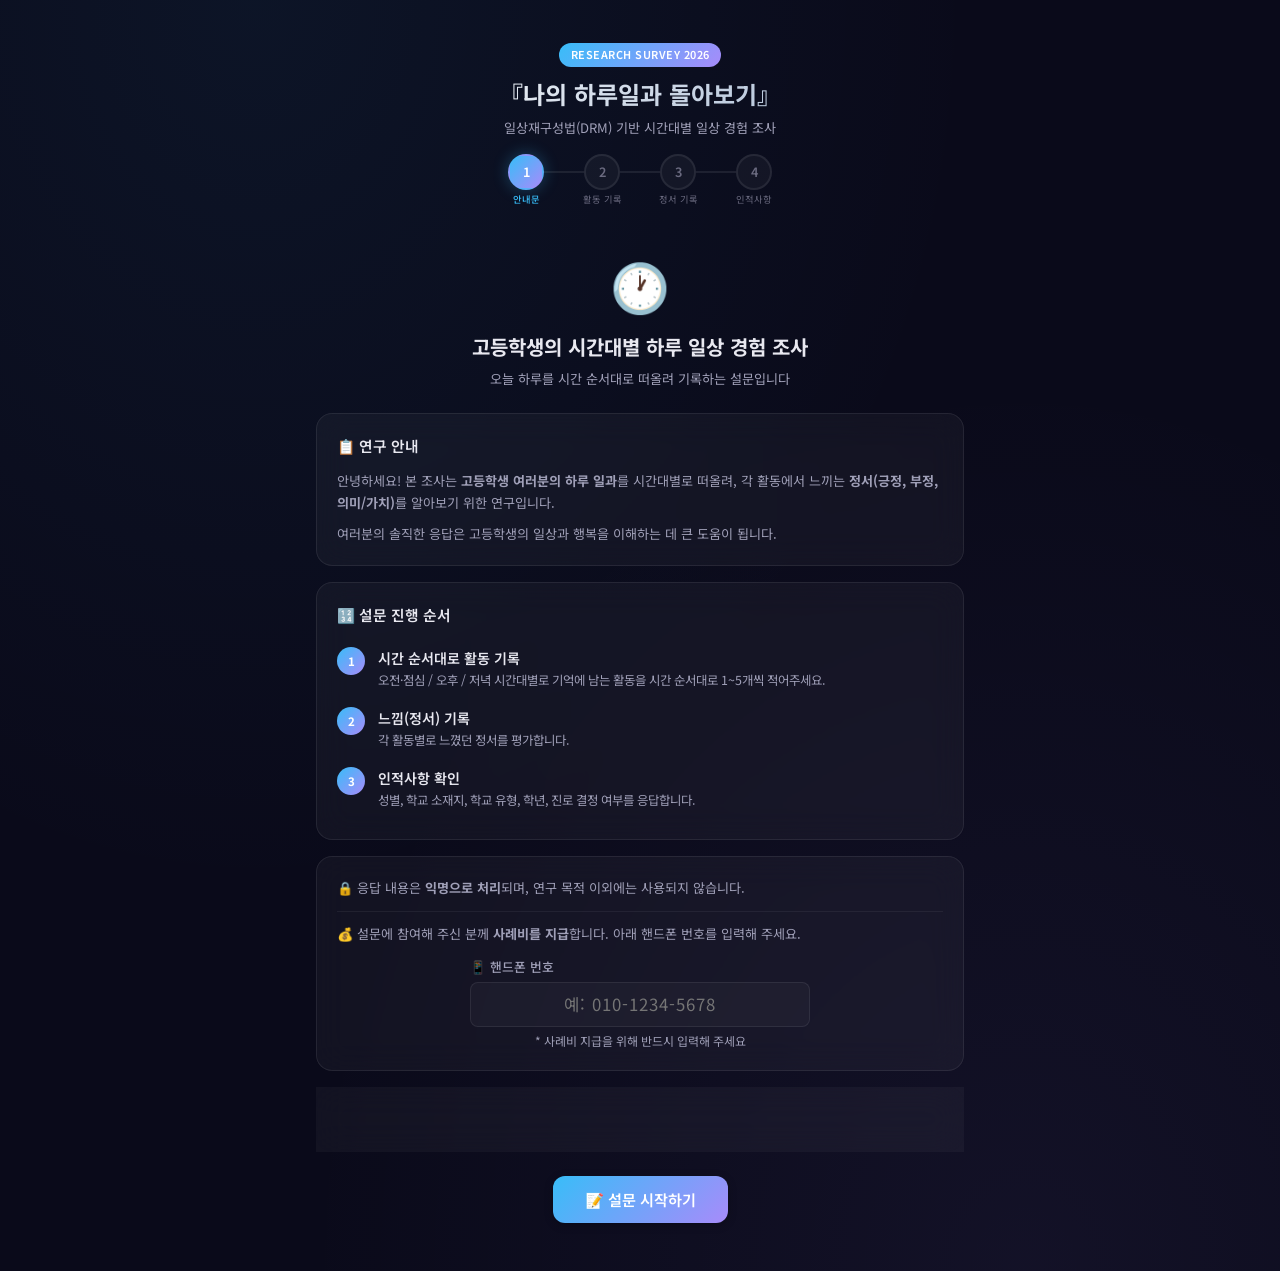
<file: demo-auto.html>
<!DOCTYPE html>
<html lang="ko">

<head>
  <meta charset="UTF-8" />
  <meta name="viewport" content="width=device-width, initial-scale=1.0" />
  <title>DRM6 설문 — 고등학생의 시간대별 하루 일상 경험 조사</title>
  <meta name="description" content="일상재구성법(DRM)을 활용하여 고등학생의 시간대별 하루 활동과 정서를 파악하는 연구 설문입니다." />
  <link rel="stylesheet" href="css/style.css" />
  <script src="js/config.js"></script>
  <style>
    /* Demo overlay for step indicators */
    #demoOverlay {
      position: fixed;
      top: 16px;
      right: 16px;
      z-index: 99999;
      background: rgba(0,0,0,0.85);
      color: #fff;
      padding: 10px 18px;
      border-radius: 12px;
      font-size: 0.85rem;
      font-weight: 600;
      box-shadow: 0 4px 20px rgba(0,0,0,0.4);
      pointer-events: none;
      transition: opacity 0.3s;
      max-width: 280px;
      text-align: center;
      line-height: 1.5;
    }
    #demoOverlay.hidden { opacity: 0; }
    .demo-highlight {
      outline: 3px solid #ff6b35 !important;
      outline-offset: 2px;
      box-shadow: 0 0 15px rgba(255, 107, 53, 0.4) !important;
      transition: outline 0.3s, box-shadow 0.3s;
    }
  </style>
</head>

<body>

  <div class="app-container" role="main">

    <!-- ===== HEADER ===== -->
    <header class="app-header">
      <span class="app-header__badge">Research Survey 2026</span>
      <h1 class="app-header__title">『나의 하루일과 돌아보기』</h1>
      <p class="app-header__subtitle">
        일상재구성법(DRM) 기반 시간대별 일상 경험 조사
      </p>
    </header>

    <!-- ===== PROGRESS BAR ===== -->
    <nav class="progress-bar" id="progressBar" aria-label="설문 진행 단계">
      <div class="progress-step active" data-step="1">
        <div class="progress-step__circle">1
          <span class="progress-step__label">안내문</span>
        </div>
      </div>
      <div class="progress-step" data-step="1-2">
        <div class="progress-step__line"></div>
      </div>
      <div class="progress-step" data-step="2">
        <div class="progress-step__circle">2
          <span class="progress-step__label">활동 기록</span>
        </div>
      </div>
      <div class="progress-step" data-step="2-3">
        <div class="progress-step__line"></div>
      </div>
      <div class="progress-step" data-step="3">
        <div class="progress-step__circle">3
          <span class="progress-step__label">정서 기록</span>
        </div>
      </div>
      <div class="progress-step" data-step="3-4">
        <div class="progress-step__line"></div>
      </div>
      <div class="progress-step" data-step="4">
        <div class="progress-step__circle">4
          <span class="progress-step__label">인적사항</span>
        </div>
      </div>
    </nav>

    <!-- PAGE 1: 안내문 -->
    <section class="part-section active" id="pageIntro" aria-label="설문 안내">
      <div class="intro-hero">
        <div class="intro-hero__icon">🕐</div>
        <h2 class="intro-hero__title">고등학생의 시간대별 하루 일상 경험 조사</h2>
        <p class="intro-hero__subtitle">오늘 하루를 시간 순서대로 떠올려 기록하는 설문입니다</p>
      </div>
      <div class="glass-card intro-card">
        <h3 class="intro-card__heading">📋 연구 안내</h3>
        <p class="intro-card__text" style="font-size:0.82rem; margin-bottom: 0.5rem;">
          안녕하세요! 본 조사는 <strong>고등학생 여러분의 하루 일과</strong>를 시간대별로 떠올려,
          각 활동에서 느끼는 <strong>정서(긍정, 부정, 의미/가치)</strong>를 알아보기 위한 연구입니다.
        </p>
        <p class="intro-card__text" style="font-size:0.82rem;">
          여러분의 솔직한 응답은 고등학생의 일상과 행복을 이해하는 데 큰 도움이 됩니다.
        </p>
      </div>
      <div class="glass-card intro-card">
        <h3 class="intro-card__heading">🔢 설문 진행 순서</h3>
        <div class="intro-step">
          <div class="intro-step__number">1</div>
          <div class="intro-step__content">
            <div class="intro-step__title">시간 순서대로 활동 기록</div>
            <p class="intro-step__desc">오전·점심 / 오후 / 저녁 시간대별로 기억에 남는 활동을 시간 순서대로 1~5개씩 적어주세요.</p>
          </div>
        </div>
        <div class="intro-step">
          <div class="intro-step__number">2</div>
          <div class="intro-step__content">
            <div class="intro-step__title">느낌(정서) 기록</div>
            <p class="intro-step__desc">각 활동별로 느꼈던 정서를 평가합니다.</p>
          </div>
        </div>
        <div class="intro-step">
          <div class="intro-step__number">3</div>
          <div class="intro-step__content">
            <div class="intro-step__title">인적사항 확인</div>
            <p class="intro-step__desc">성별, 학교 소재지, 학교 유형, 학년, 진로 결정 여부를 응답합니다.</p>
          </div>
        </div>
      </div>
      <div class="glass-card intro-card">
        <p class="intro-card__text" style="font-size:0.82rem;">
          🔒 응답 내용은 <strong>익명으로 처리</strong>되며, 연구 목적 이외에는 사용되지 않습니다.
        </p>
        <hr style="border:none; border-top:1px solid rgba(255,255,255,0.06); margin:0.7rem 0;">
        <p class="intro-card__text" style="font-size:0.82rem;">
          💰 설문에 참여해 주신 분께 <strong>사례비를 지급</strong>합니다. 아래 핸드폰 번호를 입력해 주세요.
        </p>
        <div class="form-group" style="max-width: 340px; margin: 0.7rem auto 0;">
          <label class="form-label" for="phoneNumber">📱 핸드폰 번호</label>
          <input type="tel" class="form-input" id="phoneNumber" placeholder="예: 010-1234-5678"
            pattern="[0-9]{2,3}-[0-9]{3,4}-[0-9]{4}" required autocomplete="tel"
            style="text-align: center; font-size: 1.05rem; letter-spacing: 1px;" />
          <p style="font-size:0.75rem; color:var(--text-secondary); margin-top:0.25rem; text-align:center;">* 사례비 지급을
            위해 반드시 입력해 주세요</p>
        </div>
      </div>
      <div class="glass-card intro-card">
        <p class="intro-card__text" style="font-size:0.82rem; text-align:center;">
          ⏱️ 예상 소요 시간: <strong>약 10~15분</strong>
        </p>
      </div>
      <div class="nav-buttons" style="justify-content:center;">
        <button class="btn btn-primary btn-start-survey" id="startSurveyBtn" type="button">
          📝 설문 시작하기
        </button>
      </div>
    </section>

    <!-- PAGE 2: 활동 기록 -->
    <section class="part-section" id="pageActivities" aria-label="시간대별 활동 기록">
      <div class="section-badge section-badge--morning">📋 활동 기록</div>
      <h2 class="part-title">오늘 하루를 시간 순서대로 떠올려 주세요</h2>
      <p class="part-description">
        각 시간대별로 <strong>기억에 남는 활동을 시간 순서대로 1~5개씩</strong> 적어주세요.<br>
        활동 내용(시작~끝 시간 포함), 함께한 사람, 장소 등을 기록합니다.
      </p>
      <div class="time-tabs" id="timeTabs" role="tablist">
        <button class="time-tab time-tab--morning active" id="tabMorning" type="button" role="tab" data-block="morning">
          <span class="time-tab__icon">🌅</span>
          오전·점심<br><span style="font-size:0.62rem; opacity:0.8;">8시~1시</span>
          <span class="time-tab__count" id="countMorning">0</span>
        </button>
        <button class="time-tab time-tab--afternoon" id="tabAfternoon" type="button" role="tab" data-block="afternoon">
          <span class="time-tab__icon">☀️</span>
          오후<br><span style="font-size:0.62rem; opacity:0.8;">1시~6시</span>
          <span class="time-tab__count" id="countAfternoon">0</span>
        </button>
        <button class="time-tab time-tab--evening" id="tabEvening" type="button" role="tab" data-block="evening">
          <span class="time-tab__icon">🌙</span>
          저녁<br><span style="font-size:0.62rem; opacity:0.8;">6시~11시</span>
          <span class="time-tab__count" id="countEvening">0</span>
        </button>
      </div>
      <!-- Morning block -->
      <div class="time-block active" id="blockMorning" role="tabpanel">
        <div class="time-block__header">
          <span class="time-block__icon">🌅</span>
          <span class="time-block__title">오전·점심</span>
          <span class="time-block__time">오전 8시 ~ 오후 1시</span>
        </div>
        <div class="activity-nav-bar" id="morningNavBar">
          <button class="activity-nav-btn" id="morningPrevBtn" type="button">← 이전</button>
          <div class="activity-nav-progress"><span id="morningProgressText">0 / 0</span></div>
          <button class="activity-nav-btn" id="morningNextBtn" type="button">다음 →</button>
        </div>
        <div id="morningList" role="region" aria-label="오전 활동 카드"></div>
        <div class="activity-actions">
          <button class="add-activity-btn" id="addMorningBtn" type="button">＋ 활동 추가</button>
        </div>
        <div class="nav-buttons">
          <button class="btn btn-secondary" id="morningBackBtn" type="button">← 이전</button>
          <button class="btn btn-primary" id="morningNextBlockBtn" type="button">다음: 오후 활동 기록 →</button>
        </div>
      </div>
      <!-- Afternoon block -->
      <div class="time-block" id="blockAfternoon" role="tabpanel">
        <div class="time-block__header">
          <span class="time-block__icon">☀️</span>
          <span class="time-block__title">오후</span>
          <span class="time-block__time">오후 1시 ~ 오후 6시</span>
        </div>
        <div class="activity-nav-bar" id="afternoonNavBar">
          <button class="activity-nav-btn" id="afternoonPrevBtn" type="button">← 이전</button>
          <div class="activity-nav-progress"><span id="afternoonProgressText">0 / 0</span></div>
          <button class="activity-nav-btn" id="afternoonNextBtn" type="button">다음 →</button>
        </div>
        <div id="afternoonList" role="region" aria-label="오후 활동 카드"></div>
        <div class="activity-actions">
          <button class="add-activity-btn" id="addAfternoonBtn" type="button">＋ 활동 추가</button>
        </div>
        <div class="nav-buttons">
          <button class="btn btn-secondary" id="afternoonBackBtn" type="button">← 오전·점심으로</button>
          <button class="btn btn-primary" id="afternoonNextBlockBtn" type="button">다음: 저녁 활동 기록 →</button>
        </div>
      </div>
      <!-- Evening block -->
      <div class="time-block" id="blockEvening" role="tabpanel">
        <div class="time-block__header">
          <span class="time-block__icon">🌙</span>
          <span class="time-block__title">저녁</span>
          <span class="time-block__time">저녁 6시 ~ 11시</span>
        </div>
        <div class="activity-nav-bar" id="eveningNavBar">
          <button class="activity-nav-btn" id="eveningPrevBtn" type="button">← 이전</button>
          <div class="activity-nav-progress"><span id="eveningProgressText">0 / 0</span></div>
          <button class="activity-nav-btn" id="eveningNextBtn" type="button">다음 →</button>
        </div>
        <div id="eveningList" role="region" aria-label="저녁 활동 카드"></div>
        <div class="activity-actions">
          <button class="add-activity-btn" id="addEveningBtn" type="button">＋ 활동 추가</button>
        </div>
        <div class="nav-buttons">
          <button class="btn btn-secondary" id="eveningBackBtn" type="button">← 오후로</button>
          <button class="btn btn-primary" id="eveningNextBlockBtn" type="button">다음: 정서 기록 →</button>
        </div>
      </div>
    </section>

    <!-- PAGE 3: 정서 기록 -->
    <section class="part-section" id="pageEmotion" aria-label="정서 기록">
      <div class="section-badge section-badge--emotion">💫 정서 기록</div>
      <h2 class="part-title">각 활동에서 느낀 감정을 평가해 주세요</h2>
      <p class="part-description">
        앞서 기록한 활동들에 대해 그때 느꼈던 <strong>정서(감정)</strong>를 1~7점으로 평가합니다.
      </p>
      <div id="emotionBlockHeader" class="emotion-block-header-container"></div>
      <div class="activity-nav-bar" id="emotionNavBar">
        <button class="activity-nav-btn" id="emotionPrevBtn" type="button">← 이전 활동</button>
        <div class="activity-nav-progress"><span id="emotionProgressText">1 / 1</span></div>
        <button class="activity-nav-btn" id="emotionNextBtn" type="button">다음 활동 →</button>
      </div>
      <div id="emotionContent" role="region" aria-label="정서 평가 카드"></div>
      <div class="nav-buttons">
        <button class="btn btn-secondary" id="emotionBackBlockBtn" type="button">← 활동 기록으로</button>
        <button class="btn btn-primary" id="emotionNextBlockBtn" type="button">다음: 인적사항 →</button>
      </div>
    </section>

    <!-- PAGE 4: 인적사항 -->
    <section class="part-section" id="pageDemo" aria-label="인적사항">
      <div class="section-badge section-badge--info">📊 인적사항</div>
      <h2 class="part-title">인적사항 확인</h2>
      <p class="part-description">마지막으로 간단한 인적사항을 입력해 주세요.</p>
      <div class="glass-card demo-card">
        <div class="form-group">
          <label class="form-label">성별</label>
          <div class="radio-group" id="genderGroup" role="radiogroup" aria-label="성별 선택">
            <label class="radio-option"><input type="radio" name="gender" value="남"><span>남</span></label>
            <label class="radio-option"><input type="radio" name="gender" value="여"><span>여</span></label>
          </div>
        </div>
      </div>
      <div class="glass-card demo-card">
        <div class="form-group">
          <label class="form-label" for="schoolLocation">학교 소재지</label>
          <select class="form-select" id="schoolLocation" required>
            <option value="">선택해 주세요</option>
            <option value="서울">서울</option><option value="부산">부산</option><option value="대구">대구</option>
            <option value="인천">인천</option><option value="광주">광주</option><option value="대전">대전</option>
            <option value="울산">울산</option><option value="세종">세종</option><option value="경기">경기</option>
            <option value="강원">강원</option><option value="충북">충북</option><option value="충남">충남</option>
            <option value="전북">전북</option><option value="전남">전남</option><option value="경북">경북</option>
            <option value="경남">경남</option><option value="제주">제주</option>
          </select>
        </div>
      </div>
      <div class="glass-card demo-card">
        <div class="form-group">
          <label class="form-label" for="schoolType">학교 유형</label>
          <select class="form-select" id="schoolType" required>
            <option value="">선택해 주세요</option>
            <option value="일반계고">일반계고</option>
            <option value="특성화고">특성화고(경영고, 공고, 과학기술고, 농고 등)</option>
            <option value="기타">기타</option>
          </select>
        </div>
      </div>
      <div class="glass-card demo-card">
        <div class="form-group">
          <label class="form-label">학년</label>
          <div class="radio-group" id="gradeGroup" role="radiogroup" aria-label="학년 선택">
            <label class="radio-option"><input type="radio" name="grade" value="1학년"><span>1학년</span></label>
            <label class="radio-option"><input type="radio" name="grade" value="2학년"><span>2학년</span></label>
          </div>
        </div>
      </div>
      <div class="glass-card demo-card">
        <div class="form-group">
          <label class="form-label">진로 결정 여부</label>
          <div class="radio-group" id="careerGroup" role="radiogroup" aria-label="진로 결정 여부 선택">
            <label class="radio-option"><input type="radio" name="careerDecision" value="결정함"><span>결정함</span></label>
            <label class="radio-option"><input type="radio" name="careerDecision" value="고민 중"><span>고민 중</span></label>
            <label class="radio-option"><input type="radio" name="careerDecision" value="결정하지 않음"><span>결정하지 않음</span></label>
          </div>
        </div>
      </div>
      <div class="nav-buttons">
        <button class="btn btn-secondary" id="backToEmotionBtn" type="button">← 이전</button>
        <button class="btn btn-primary" id="completeBtn" type="button">✅ 설문 완료</button>
      </div>
    </section>

    <!-- COMPLETION SCREEN -->
    <section class="part-section" id="completionScreen" aria-label="설문 완료">
      <div class="completion-screen">
        <div class="completion-screen__icon">🎉</div>
        <h2 class="completion-screen__title">설문이 완료되었습니다!</h2>
        <p class="completion-screen__desc">소중한 응답에 감사드립니다.</p>
        <div class="completion-message">
          <p style="margin-top:1.5rem; font-size:0.88rem; color:var(--text-secondary);">
            브라우저를 닫으셔도 됩니다. 감사합니다! 🙏
          </p>
        </div>
      </div>
    </section>

  </div>

  <!-- 제출 중 오버레이 -->
  <div class="submit-overlay" id="submitOverlay">
    <div class="submit-overlay__content">
      <div id="submitStatus" class="submit-status">
        <div class="submit-status__spinner"></div>
        <span class="submit-status__text">응답을 제출하고 있습니다...</span>
      </div>
    </div>
  </div>

  <!-- Toast -->
  <div class="toast" id="toast" role="alert" aria-live="assertive"></div>

  <!-- Demo step overlay -->
  <div id="demoOverlay" class="hidden"></div>

  <script src="js/app.js"></script>

  <!-- ====== AUTO-DEMO SCRIPT ====== -->
  <script>
  (function() {
    'use strict';

    // ★ Override fetch: 실제 전송 차단, 즉시 성공 응답 반환
    var originalFetch = window.fetch;
    window.fetch = function(url, opts) {
      if (typeof url === 'string' && url.indexOf('script.google.com') !== -1) {
        // GAS URL → 실제 전송하지 않고 가짜 성공 응답 반환
        return new Promise(function(resolve) {
          setTimeout(function() {
            resolve(new Response('ok', { status: 200 }));
          }, 1200); // 1.2초 대기 후 성공 (제출 중 오버레이 표시용)
        });
      }
      return originalFetch.apply(this, arguments);
    };

    // Clear any previous session data
    try { sessionStorage.removeItem('drm6_survey_state'); } catch(e) {}

    var DELAY = 2200; // ms between steps
    var step = 0;
    var overlay = document.getElementById('demoOverlay');

    function showStep(msg) {
      overlay.textContent = '📹 ' + msg;
      overlay.classList.remove('hidden');
    }

    function highlight(el) {
      if (!el) return;
      el.classList.add('demo-highlight');
      el.scrollIntoView({ behavior: 'smooth', block: 'center' });
      setTimeout(function() { el.classList.remove('demo-highlight'); }, DELAY - 200);
    }

    function setVal(id, val) {
      var el = document.getElementById(id);
      if (!el) return;
      el.value = val;
      el.dispatchEvent(new Event('input', { bubbles: true }));
      el.dispatchEvent(new Event('change', { bubbles: true }));
      highlight(el);
    }

    function setSelectVal(id, val) {
      var el = document.getElementById(id);
      if (!el) return;
      el.value = val;
      el.dispatchEvent(new Event('change', { bubbles: true }));
      highlight(el);
    }

    function clickBtn(id) {
      var el = document.getElementById(id);
      if (!el) return;
      highlight(el);
      setTimeout(function() { el.click(); }, 400);
    }

    function selectRadio(name, val) {
      var radio = document.querySelector('input[name="' + name + '"][value="' + val + '"]');
      if (!radio) return;
      radio.checked = true;
      radio.dispatchEvent(new Event('change', { bubbles: true }));
      var label = radio.closest('.radio-option');
      if (label) highlight(label);
    }

    function fillCurrentActivity(block, data) {
      var list = document.getElementById(block + 'List');
      if (!list) return;

      // Activity textarea
      var actTA = list.querySelector('textarea[id^="' + block + '_activity_"]');
      if (actTA) { actTA.value = data.activity; actTA.dispatchEvent(new Event('input', {bubbles:true})); highlight(actTA); }

      setTimeout(function() {
        // Time select
        var timeSel = list.querySelector('select[id^="' + block + '_time_"]');
        if (timeSel) { timeSel.value = data.time; timeSel.dispatchEvent(new Event('change', {bubbles:true})); highlight(timeSel); }

        setTimeout(function() {
          // Subject select (if 교과시간)
          if (data.subject) {
            var subSel = list.querySelector('select[id$="_subject"]');
            if (subSel) { subSel.style.display = 'block'; subSel.value = data.subject; subSel.dispatchEvent(new Event('change', {bubbles:true})); highlight(subSel); }
          }

          setTimeout(function() {
            // Companion
            var compSel = list.querySelector('select[id^="' + block + '_companion_"]');
            if (compSel) { compSel.value = data.companion; compSel.dispatchEvent(new Event('change', {bubbles:true})); highlight(compSel); }

            setTimeout(function() {
              // Location
              var locSel = list.querySelector('select[id^="' + block + '_location_"]');
              if (locSel) { locSel.value = data.location; locSel.dispatchEvent(new Event('change', {bubbles:true})); highlight(locSel); }

              setTimeout(function() {
                // Reason
                var reasonTA = list.querySelector('textarea[id^="' + block + '_reason_"]');
                if (reasonTA) { reasonTA.value = data.reason; reasonTA.dispatchEvent(new Event('input', {bubbles:true})); highlight(reasonTA); }
              }, 500);
            }, 500);
          }, 500);
        }, 500);
      }, 500);
    }

    function fillAllEmotions(values) {
      var container = document.getElementById('emotionContent');
      if (!container) return;
      var radios = container.querySelectorAll('input[type="radio"]');
      var groups = {};
      radios.forEach(function(r) { groups[r.name] = true; });
      var groupNames = Object.keys(groups);

      groupNames.forEach(function(name, idx) {
        var val;
        if (idx < 3) val = values[0]; // positive
        else if (idx < 6) val = values[1]; // negative
        else val = values[2]; // meaning
        var radio = document.querySelector('input[name="' + name + '"][value="' + val + '"]');
        if (radio) {
          radio.checked = true;
          radio.dispatchEvent(new Event('change', {bubbles:true}));
          var label = radio.closest('.likert-radio');
          if (label) label.style.transition = 'transform 0.2s';
        }
      });
      // Scroll to show emotions
      container.scrollIntoView({ behavior: 'smooth', block: 'start' });
    }

    // === DEMO SEQUENCE ===
    var steps = [
      // Step 0: Show intro
      function() {
        showStep('① 안내문을 읽고 핸드폰 번호를 입력합니다');
        window.scrollTo({ top: 0, behavior: 'smooth' });
      },
      // Step 1: Scroll down intro
      function() {
        window.scrollTo({ top: 300, behavior: 'smooth' });
      },
      // Step 2: Enter phone
      function() {
        showStep('② 핸드폰 번호 입력');
        setVal('phoneNumber', '010-1234-5678');
      },
      // Step 3: Click start
      function() {
        showStep('③ 설문 시작하기 클릭!');
        clickBtn('startSurveyBtn');
      },
      // Step 4: Show morning activity page
      function() {
        showStep('④ 오전·점심 시간대 활동 기록');
        window.scrollTo({ top: 0, behavior: 'smooth' });
      },
      // Step 5: Fill morning activity 1
      function() {
        showStep('⑤ 활동 1: 수학시간 기록 중...');
        fillCurrentActivity('morning', {
          activity: '(9시~10시) 수학시간 문제풀이, 모둠활동 발표',
          time: '교과시간',
          subject: '수학',
          companion: '친구와 함께',
          location: '교실',
          reason: '친구와 같이 풀어서 재미있었다'
        });
      },
      // Step 6: Scroll to show filled card
      function() {
        showStep('⑤ 활동 1 작성 완료!');
        var list = document.getElementById('morningList');
        if (list) list.scrollIntoView({ behavior: 'smooth', block: 'center' });
      },
      // Step 7: Click next to afternoon
      function() {
        showStep('⑥ 다음: 오후 활동 기록으로 이동');
        clickBtn('morningNextBlockBtn');
      },
      // Step 8: Show afternoon
      function() {
        showStep('⑦ 오후 시간대 활동 기록');
        window.scrollTo({ top: 0, behavior: 'smooth' });
      },
      // Step 9: Fill afternoon activity
      function() {
        showStep('⑧ 활동 1: 진로탐색 활동 기록 중...');
        fillCurrentActivity('afternoon', {
          activity: '(2시~3시) 진로탐색 활동, 생기부 기록',
          time: '교과시간',
          subject: '진로선택과목',
          companion: '교사와 함께',
          location: '교실',
          reason: '새로운 활동을 해봐서 뿌듯했다'
        });
      },
      // Step 10: Show filled
      function() {
        showStep('⑧ 오후 활동 1 작성 완료!');
        var list = document.getElementById('afternoonList');
        if (list) list.scrollIntoView({ behavior: 'smooth', block: 'center' });
      },
      // Step 11: Click next to evening
      function() {
        showStep('⑨ 다음: 저녁 활동 기록으로 이동');
        clickBtn('afternoonNextBlockBtn');
      },
      // Step 12: Show evening
      function() {
        showStep('⑩ 저녁 시간대 활동 기록');
        window.scrollTo({ top: 0, behavior: 'smooth' });
      },
      // Step 13: Fill evening activity
      function() {
        showStep('⑪ 활동 1: 저녁 식사 기록 중...');
        fillCurrentActivity('evening', {
          activity: '(7시~8시) 저녁 식사 후 가족과 대화',
          time: '저녁시간',
          subject: null,
          companion: '가족과 함께',
          location: '집',
          reason: '가족과 함께 식사하면서 편안했다'
        });
      },
      // Step 14: Show filled
      function() {
        showStep('⑪ 저녁 활동 1 작성 완료!');
        var list = document.getElementById('eveningList');
        if (list) list.scrollIntoView({ behavior: 'smooth', block: 'center' });
      },
      // Step 15: Click next to emotion
      function() {
        showStep('⑫ 다음: 정서 기록으로 이동');
        clickBtn('eveningNextBlockBtn');
      },
      // Step 16: Show emotion page
      function() {
        showStep('⑬ 오전 활동의 정서(감정) 평가');
        window.scrollTo({ top: 0, behavior: 'smooth' });
      },
      // Step 17: Fill morning emotions
      function() {
        showStep('⑬ 정서 점수 입력 중... (1~7점)');
        fillAllEmotions([6, 2, 5]); // positive=6, negative=2, meaning=5
      },
      // Step 18: Move to afternoon emotions
      function() {
        showStep('⑭ 다음: 오후 활동 정서 기록');
        clickBtn('emotionNextBlockBtn');
      },
      // Step 19: Fill afternoon emotions
      function() {
        showStep('⑭ 오후 활동 정서 입력 중...');
        fillAllEmotions([5, 3, 6]);
      },
      // Step 20: Move to evening emotions
      function() {
        showStep('⑮ 다음: 저녁 활동 정서 기록');
        clickBtn('emotionNextBlockBtn');
      },
      // Step 21: Fill evening emotions
      function() {
        showStep('⑮ 저녁 활동 정서 입력 중...');
        fillAllEmotions([7, 1, 6]);
      },
      // Step 22: Move to demographics
      function() {
        showStep('⑯ 다음: 인적사항 입력');
        clickBtn('emotionNextBlockBtn');
      },
      // Step 23: Show demographics
      function() {
        showStep('⑰ 인적사항 입력');
        window.scrollTo({ top: 0, behavior: 'smooth' });
      },
      // Step 24: Fill demographics
      function() {
        showStep('⑰ 인적사항 입력 중...');
        selectRadio('gender', '남');
        setTimeout(function() {
          setSelectVal('schoolLocation', '서울');
          setTimeout(function() {
            setSelectVal('schoolType', '일반계고');
            setTimeout(function() {
              selectRadio('grade', '2학년');
              setTimeout(function() {
                selectRadio('careerDecision', '고민 중');
              }, 400);
            }, 400);
          }, 400);
        }, 400);
      },
      // Step 25: Scroll to show complete button
      function() {
        showStep('⑱ 설문 완료 버튼 클릭!');
        var btn = document.getElementById('completeBtn');
        if (btn) btn.scrollIntoView({ behavior: 'smooth', block: 'center' });
        highlight(btn);
      },
      // Step 26: Click complete button (fetch is overridden - no real submission)
      function() {
        showStep('⑲ 제출 중... (데이터 전송 중)');
        clickBtn('completeBtn');
      },
      // Step 27: Wait for submission overlay + success message
      function() {
        showStep('⑲ 응답이 성공적으로 제출되었습니다!');
      },
      // Step 28: Show completion screen (app.js navigates here after 2s overlay)
      function() {
        showStep('⑳ 설문 완료! 🎉');
        window.scrollTo({ top: 0, behavior: 'smooth' });
      },
      // Step 29: Final message
      function() {
        showStep('✅ 시범 영상 끝! 이렇게 작성하면 됩니다 😊');
      }
    ];

    // Run steps sequentially
    function runNextStep() {
      if (step >= steps.length) return;
      steps[step]();
      step++;
      if (step < steps.length) {
        setTimeout(runNextStep, DELAY);
      }
    }

    // Start demo after page loads
    window.addEventListener('load', function() {
      setTimeout(runNextStep, 1500);
    });
  })();
  </script>

</body>
</html>
</file>
<file: css/style.css>
/* =========================================================================
   DRM6 Survey — Style Sheet
   시간대별 일상 경험 조사 (Day Reconstruction Method v6)
   ========================================================================= */

/* --- Reset & Base --- */
@import url('https://fonts.googleapis.com/css2?family=Noto+Sans+KR:wght@300;400;500;600;700&display=swap');

*,
*::before,
*::after {
  box-sizing: border-box;
  margin: 0;
  padding: 0;
}

:root {
  --bg-primary: #0a0a1a;
  --bg-secondary: #12122a;
  --bg-card: rgba(255, 255, 255, 0.04);
  --bg-card-hover: rgba(255, 255, 255, 0.07);
  --border-glass: rgba(255, 255, 255, 0.08);
  --text-primary: #e8e8f0;
  --text-secondary: #a0a0b8;
  --text-muted: #6b6b80;

  /* Time block colors */
  --color-morning: #38bdf8;
  --color-morning-bg: rgba(56, 189, 248, 0.08);
  --color-morning-border: rgba(56, 189, 248, 0.25);
  --color-afternoon: #a78bfa;
  --color-afternoon-bg: rgba(167, 139, 250, 0.08);
  --color-afternoon-border: rgba(167, 139, 250, 0.25);
  --color-evening: #818cf8;
  --color-evening-bg: rgba(129, 140, 248, 0.08);
  --color-evening-border: rgba(129, 140, 248, 0.25);

  /* Emotion colors */
  --accent-positive: #4ade80;
  --accent-positive-bg: rgba(74, 222, 128, 0.08);
  --accent-positive-border: rgba(74, 222, 128, 0.2);
  --accent-negative: #f87171;
  --accent-negative-bg: rgba(248, 113, 113, 0.08);
  --accent-negative-border: rgba(248, 113, 113, 0.2);
  --accent-meaning: #fbbf24;
  --accent-meaning-bg: rgba(251, 191, 36, 0.08);
  --accent-meaning-border: rgba(251, 191, 36, 0.2);

  /* Accents */
  --accent-blue: #60a5fa;
  --accent-blue-bg: rgba(96, 165, 250, 0.08);
  --accent-purple: #a78bfa;
  --accent-purple-bg: rgba(167, 139, 250, 0.08);

  /* Radii */
  --radius-sm: 8px;
  --radius-md: 12px;
  --radius-lg: 16px;
  --radius-xl: 20px;
  --radius-full: 9999px;

  /* Shadows */
  --shadow-sm: 0 2px 8px rgba(0, 0, 0, 0.25);
  --shadow-md: 0 4px 16px rgba(0, 0, 0, 0.35);
  --shadow-lg: 0 8px 32px rgba(0, 0, 0, 0.45);
  --shadow-glow-morning: 0 0 20px rgba(56, 189, 248, 0.15);
  --shadow-glow-afternoon: 0 0 20px rgba(167, 139, 250, 0.15);
  --shadow-glow-evening: 0 0 20px rgba(129, 140, 248, 0.15);

  --transition: 0.3s cubic-bezier(0.4, 0, 0.2, 1);
}

html {
  font-size: 16px;
  scroll-behavior: smooth;
}

body {
  font-family: 'Noto Sans KR', -apple-system, BlinkMacSystemFont, sans-serif;
  background: var(--bg-primary);
  background-image:
    radial-gradient(ellipse at 20% 0%, rgba(56, 189, 248, 0.06) 0%, transparent 50%),
    radial-gradient(ellipse at 80% 100%, rgba(167, 139, 250, 0.06) 0%, transparent 50%);
  color: var(--text-primary);
  line-height: 1.6;
  min-height: 100vh;
  -webkit-font-smoothing: antialiased;
}

/* --- App Container --- */
.app-container {
  max-width: 680px;
  margin: 0 auto;
  padding: 1rem;
  padding-bottom: 3rem;
}

/* --- Header --- */
.app-header {
  text-align: center;
  padding: 1.5rem 1rem 1rem;
}

.app-header__badge {
  display: inline-block;
  background: linear-gradient(135deg, var(--color-morning), var(--color-afternoon));
  color: #fff;
  font-size: 0.68rem;
  font-weight: 600;
  padding: 0.2rem 0.7rem;
  border-radius: 20px;
  letter-spacing: 0.5px;
  text-transform: uppercase;
  margin-bottom: 0.5rem;
}

.app-header__title {
  font-size: 1.5rem;
  font-weight: 700;
  background: linear-gradient(135deg, #fff 0%, #a0b4d0 100%);
  -webkit-background-clip: text;
  -webkit-text-fill-color: transparent;
  background-clip: text;
  margin-bottom: 0.25rem;
}

.app-header__subtitle {
  font-size: 0.82rem;
  color: var(--text-secondary);
}

/* --- Progress Bar --- */
.progress-bar {
  display: flex;
  align-items: center;
  justify-content: center;
  gap: 0;
  margin-bottom: 1.5rem;
  padding: 0 1rem;
  transition: opacity 0.3s ease, max-height 0.3s ease;
}

.progress-bar.hide {
  opacity: 0;
  max-height: 0;
  margin-bottom: 0;
  overflow: hidden;
  pointer-events: none;
}

.progress-step {
  display: flex;
  align-items: center;
}

.progress-step__circle {
  width: 36px;
  height: 36px;
  border-radius: 50%;
  background: var(--bg-card);
  border: 2px solid var(--border-glass);
  display: flex;
  align-items: center;
  justify-content: center;
  font-size: 0.8rem;
  font-weight: 600;
  color: var(--text-muted);
  position: relative;
  transition: var(--transition);
  flex-shrink: 0;
}

.progress-step__label {
  position: absolute;
  top: calc(100% + 4px);
  left: 50%;
  transform: translateX(-50%);
  font-size: 0.58rem;
  white-space: nowrap;
  color: var(--text-muted);
  font-weight: 400;
}

.progress-step__line {
  width: 40px;
  height: 2px;
  background: var(--border-glass);
  transition: var(--transition);
}

.progress-step.active .progress-step__circle {
  background: linear-gradient(135deg, var(--color-morning), var(--color-afternoon));
  border-color: transparent;
  color: #fff;
  box-shadow: 0 0 16px rgba(56, 189, 248, 0.3);
}

.progress-step.active .progress-step__label {
  color: var(--color-morning);
  font-weight: 500;
}

.progress-step.completed .progress-step__circle {
  background: var(--accent-positive);
  border-color: transparent;
  color: #fff;
}

.progress-step.completed .progress-step__label {
  color: var(--accent-positive);
}

.progress-step__line.completed {
  background: var(--accent-positive);
}

/* --- Glass Card --- */
.glass-card {
  background: var(--bg-card);
  border: 1px solid var(--border-glass);
  border-radius: var(--radius-lg);
  padding: 1.25rem;
  margin-bottom: 1rem;
  backdrop-filter: blur(16px);
  -webkit-backdrop-filter: blur(16px);
  transition: var(--transition);
}

.glass-card:hover {
  background: var(--bg-card-hover);
}

/* --- Section / Page --- */
.part-section {
  display: none;
  animation: fadeSlideIn 0.45s ease;
}

.part-section.active {
  display: block;
}

@keyframes fadeSlideIn {
  from {
    opacity: 0;
    transform: translateY(20px);
  }
  to {
    opacity: 1;
    transform: translateY(0);
  }
}

.part-title {
  font-size: 1.15rem;
  font-weight: 700;
  margin-bottom: 0.4rem;
}

.part-description {
  font-size: 0.82rem;
  color: var(--text-secondary);
  margin-bottom: 1.2rem;
  line-height: 1.7;
}

/* --- Intro Page --- */
.intro-hero {
  text-align: center;
  padding: 2rem 1rem 1.5rem;
}

.intro-hero__icon {
  font-size: 3rem;
  margin-bottom: 0.5rem;
  animation: float 3s ease-in-out infinite;
}

@keyframes float {
  0%, 100% { transform: translateY(0); }
  50% { transform: translateY(-8px); }
}

.intro-hero__title {
  font-size: 1.25rem;
  font-weight: 700;
  margin-bottom: 0.3rem;
}

.intro-hero__subtitle {
  color: var(--text-secondary);
  font-size: 0.82rem;
}

.intro-card {
  margin-bottom: 1rem;
}

.intro-card__heading {
  font-size: 0.92rem;
  font-weight: 600;
  margin-bottom: 0.8rem;
}

.intro-card__text {
  color: var(--text-secondary);
  line-height: 1.7;
}

.intro-step {
  display: flex;
  gap: 0.8rem;
  align-items: flex-start;
  padding: 0.5rem 0;
}

.intro-step__number {
  width: 28px;
  height: 28px;
  min-width: 28px;
  border-radius: 50%;
  background: linear-gradient(135deg, var(--color-morning), var(--color-afternoon));
  color: #fff;
  display: flex;
  align-items: center;
  justify-content: center;
  font-size: 0.72rem;
  font-weight: 700;
}

.intro-step__title {
  font-weight: 600;
  font-size: 0.88rem;
  margin-bottom: 0.1rem;
}

.intro-step__desc {
  font-size: 0.78rem;
  color: var(--text-secondary);
}

/* --- Time Block Tabs --- */
.time-tabs {
  display: flex;
  gap: 0.4rem;
  margin-bottom: 1.2rem;
  background: var(--bg-card);
  border: 1px solid var(--border-glass);
  border-radius: var(--radius-md);
  padding: 0.3rem;
}

.time-tab {
  flex: 1;
  padding: 0.6rem 0.4rem;
  border: none;
  border-radius: var(--radius-sm);
  background: transparent;
  color: var(--text-muted);
  font-family: inherit;
  font-size: 0.72rem;
  font-weight: 500;
  cursor: pointer;
  transition: var(--transition);
  text-align: center;
  line-height: 1.3;
  position: relative;
}

.time-tab:hover {
  background: rgba(255, 255, 255, 0.04);
  color: var(--text-secondary);
}

.time-tab.active {
  color: #fff;
  font-weight: 600;
  box-shadow: var(--shadow-sm);
}

.time-tab--morning.active {
  background: linear-gradient(135deg, rgba(56, 189, 248, 0.8), rgba(56, 189, 248, 0.5));
  box-shadow: var(--shadow-glow-morning);
}

.time-tab--afternoon.active {
  background: linear-gradient(135deg, rgba(167, 139, 250, 0.8), rgba(167, 139, 250, 0.5));
  box-shadow: var(--shadow-glow-afternoon);
}

.time-tab--evening.active {
  background: linear-gradient(135deg, rgba(129, 140, 248, 0.8), rgba(129, 140, 248, 0.5));
  box-shadow: var(--shadow-glow-evening);
}

.time-tab__icon {
  display: block;
  font-size: 1.1rem;
  margin-bottom: 0.15rem;
}

.time-tab__count {
  display: inline-flex;
  align-items: center;
  justify-content: center;
  min-width: 16px;
  height: 16px;
  border-radius: 8px;
  font-size: 0.6rem;
  font-weight: 700;
  margin-left: 0.2rem;
}

.time-tab.active .time-tab__count {
  background: rgba(255, 255, 255, 0.25);
  color: #fff;
}

.time-tab:not(.active) .time-tab__count {
  background: rgba(255, 255, 255, 0.06);
  color: var(--text-muted);
}

/* --- Time Block Content --- */
.time-block {
  display: none;
  animation: fadeSlideIn 0.35s ease;
}

.time-block.active {
  display: block;
}

.time-block__header {
  display: flex;
  align-items: center;
  gap: 0.5rem;
  margin-bottom: 0.8rem;
  padding-bottom: 0.5rem;
  border-bottom: 1px solid var(--border-glass);
}

.time-block__icon {
  font-size: 1.2rem;
}

.time-block__title {
  font-size: 0.88rem;
  font-weight: 600;
}

.time-block__time {
  font-size: 0.72rem;
  color: var(--text-muted);
  margin-left: auto;
  background: var(--bg-card);
  padding: 0.2rem 0.5rem;
  border-radius: var(--radius-full);
  border: 1px solid var(--border-glass);
}

/* --- Form Elements --- */
.form-group {
  margin-bottom: 0.8rem;
}

.form-label {
  display: block;
  font-size: 0.8rem;
  font-weight: 500;
  margin-bottom: 0.3rem;
  color: var(--text-secondary);
}

.form-input,
.form-select,
.form-textarea {
  width: 100%;
  padding: 0.6rem 0.75rem;
  border: 1px solid var(--border-glass);
  border-radius: var(--radius-sm);
  background: rgba(255, 255, 255, 0.03);
  color: var(--text-primary);
  font-family: inherit;
  font-size: 0.85rem;
  transition: var(--transition);
}

.form-input:focus,
.form-select:focus,
.form-textarea:focus {
  outline: none;
  border-color: var(--color-morning);
  box-shadow: 0 0 0 3px rgba(56, 189, 248, 0.12);
}

.form-select {
  appearance: none;
  -webkit-appearance: none;
  background-image: url("data:image/svg+xml;charset=UTF-8,%3csvg xmlns='http://www.w3.org/2000/svg' viewBox='0 0 24 24' fill='none' stroke='%23a0a0b8' stroke-width='2' stroke-linecap='round' stroke-linejoin='round'%3e%3cpolyline points='6 9 12 15 18 9'%3e%3c/polyline%3e%3c/svg%3e");
  background-repeat: no-repeat;
  background-position: right 0.6rem center;
  background-size: 0.9rem;
  padding-right: 2rem;
}

.form-select option {
  background: var(--bg-secondary);
  color: var(--text-primary);
}

.form-textarea {
  resize: vertical;
  min-height: 56px;
}

/* --- Activity Card --- */
.activity-card {
  background: var(--bg-card);
  border: 1px solid var(--border-glass);
  border-radius: var(--radius-lg);
  padding: 1rem;
  margin-bottom: 0.6rem;
  position: relative;
  transition: var(--transition);
}

.activity-card--morning {
  border-left: 3px solid var(--color-morning);
}

.activity-card--afternoon {
  border-left: 3px solid var(--color-afternoon);
}

.activity-card--evening {
  border-left: 3px solid var(--color-evening);
}

.activity-card__header {
  display: flex;
  justify-content: space-between;
  align-items: center;
  margin-bottom: 0.6rem;
}

.activity-card__number {
  font-size: 0.8rem;
  font-weight: 600;
  display: flex;
  align-items: center;
  gap: 0.35rem;
}

.activity-card__number-badge {
  width: 22px;
  height: 22px;
  border-radius: 50%;
  display: flex;
  align-items: center;
  justify-content: center;
  font-size: 0.68rem;
  font-weight: 700;
  color: #fff;
}

.activity-card--morning .activity-card__number-badge {
  background: var(--color-morning);
}

.activity-card--afternoon .activity-card__number-badge {
  background: var(--color-afternoon);
}

.activity-card--evening .activity-card__number-badge {
  background: var(--color-evening);
}

.activity-card__delete {
  background: none;
  border: none;
  color: var(--text-muted);
  cursor: pointer;
  font-size: 1rem;
  padding: 0.15rem;
  border-radius: 50%;
  transition: var(--transition);
  line-height: 1;
}

.activity-card__delete:hover {
  color: var(--accent-negative);
  background: var(--accent-negative-bg);
}

.activity-card__grid {
  display: grid;
  grid-template-columns: 1fr 1fr;
  gap: 0.5rem;
}

.activity-card__grid .full-width {
  grid-column: 1 / -1;
}

/* --- Activity Navigation Bar --- */
.activity-nav-bar {
  display: flex;
  align-items: center;
  justify-content: space-between;
  gap: 0.4rem;
  padding: 0.4rem 0.6rem;
  margin-bottom: 0.6rem;
  background: var(--bg-card);
  border: 1px solid var(--border-glass);
  border-radius: var(--radius-md);
}

.activity-nav-btn {
  background: none;
  border: 1px solid var(--border-glass);
  color: var(--text-secondary);
  padding: 0.3rem 0.6rem;
  border-radius: var(--radius-sm);
  font-family: inherit;
  font-size: 0.75rem;
  font-weight: 500;
  cursor: pointer;
  transition: var(--transition);
}

.activity-nav-btn:hover:not(:disabled) {
  border-color: var(--color-morning);
  color: var(--color-morning);
  background: var(--color-morning-bg);
}

.activity-nav-btn:disabled {
  opacity: 0.3;
  cursor: not-allowed;
}

.activity-nav-progress {
  font-size: 0.82rem;
  font-weight: 600;
  color: var(--text-primary);
}

.activity-actions {
  margin-top: 0.4rem;
  margin-bottom: 0.4rem;
}

/* --- Emotion Section (Page 3) --- */
.emotion-activity-header {
  display: flex;
  align-items: center;
  gap: 0.5rem;
  padding: 0.6rem 0.8rem;
  background: var(--bg-card);
  border: 1px solid var(--border-glass);
  border-radius: var(--radius-md);
  margin-bottom: 0.8rem;
}

.emotion-activity-header__badge {
  font-size: 0.7rem;
  font-weight: 600;
  padding: 0.15rem 0.5rem;
  border-radius: var(--radius-full);
  color: #fff;
}

.emotion-activity-header__badge--morning {
  background: var(--color-morning);
}

.emotion-activity-header__badge--afternoon {
  background: var(--color-afternoon);
}

.emotion-activity-header__badge--evening {
  background: var(--color-evening);
}

.emotion-activity-header__text {
  font-size: 0.82rem;
  font-weight: 500;
  color: var(--text-primary);
  flex: 1;
  overflow: hidden;
  text-overflow: ellipsis;
  white-space: nowrap;
}

.emotion-section {
  margin-top: 0.5rem;
}

.emotion-group {
  margin-bottom: 0.5rem;
  padding: 0.5rem 0.7rem;
  border-radius: var(--radius-sm);
}

.emotion-group--positive {
  background: var(--accent-positive-bg);
  border: 1px solid var(--accent-positive-border);
}

.emotion-group--negative {
  background: var(--accent-negative-bg);
  border: 1px solid var(--accent-negative-border);
}

.emotion-group--meaning {
  background: var(--accent-meaning-bg);
  border: 1px solid var(--accent-meaning-border);
}

.emotion-group__title {
  font-size: 0.78rem;
  font-weight: 600;
  margin-bottom: 0.4rem;
  display: flex;
  align-items: center;
  gap: 0.3rem;
}

.emotion-group__title--positive {
  color: var(--accent-positive);
}

.emotion-group__title--negative {
  color: var(--accent-negative);
}

.emotion-group__title--meaning {
  color: var(--accent-meaning);
}

/* --- Likert Scale --- */
.likert-hint {
  display: flex;
  justify-content: space-between;
  font-size: 0.62rem;
  color: var(--text-muted);
  padding: 0 0 0.25rem;
}

.likert-item {
  display: flex;
  align-items: center;
  gap: 0.4rem;
  padding: 0.3rem 0;
  flex-wrap: wrap;
}

.likert-item__label {
  font-size: 0.78rem;
  color: var(--text-secondary);
  min-width: 65px;
  flex-shrink: 0;
}

.likert-scale-wrap {
  display: flex;
  align-items: center;
  gap: 0.2rem;
  flex: 1;
  justify-content: flex-end;
}

.likert-scale {
  display: flex;
  gap: 0.15rem;
  flex: 1;
  justify-content: flex-end;
}

.likert-radio {
  cursor: pointer;
  position: relative;
}

.likert-radio input {
  position: absolute;
  opacity: 0;
  width: 0;
  height: 0;
}

.likert-radio span {
  display: flex;
  align-items: center;
  justify-content: center;
  width: 30px;
  height: 30px;
  border-radius: var(--radius-sm);
  background: rgba(255, 255, 255, 0.03);
  border: 1px solid var(--border-glass);
  font-size: 0.7rem;
  font-weight: 500;
  color: var(--text-muted);
  transition: var(--transition);
}

.likert-radio:hover span {
  background: rgba(255, 255, 255, 0.07);
  border-color: rgba(255, 255, 255, 0.15);
}

.likert-radio input:checked + span {
  background: linear-gradient(135deg, var(--color-morning), var(--color-afternoon));
  border-color: transparent;
  color: #fff;
  box-shadow: 0 0 8px rgba(56, 189, 248, 0.25);
}

.likert-endpoint {
  font-size: 0.55rem;
  color: var(--text-muted);
  text-align: center;
  line-height: 1.15;
  min-width: 24px;
  flex-shrink: 0;
}

/* --- Buttons --- */
.btn {
  padding: 0.65rem 1.3rem;
  border: none;
  border-radius: var(--radius-md);
  font-family: inherit;
  font-size: 0.88rem;
  font-weight: 600;
  cursor: pointer;
  transition: var(--transition);
  display: inline-flex;
  align-items: center;
  gap: 0.35rem;
}

.btn-primary {
  background: linear-gradient(135deg, var(--color-morning), var(--color-afternoon));
  color: #fff;
  box-shadow: var(--shadow-sm);
}

.btn-primary:hover {
  transform: translateY(-1px);
  box-shadow: var(--shadow-md);
}

.btn-primary:disabled {
  opacity: 0.5;
  cursor: not-allowed;
  transform: none;
}

.btn-secondary {
  background: var(--bg-card);
  color: var(--text-secondary);
  border: 1px solid var(--border-glass);
}

.btn-secondary:hover {
  background: var(--bg-card-hover);
}

.btn-start-survey {
  font-size: 0.95rem;
  padding: 0.8rem 2rem;
}

.add-activity-btn {
  display: flex;
  align-items: center;
  justify-content: center;
  width: 100%;
  padding: 0.7rem;
  border: 2px dashed var(--border-glass);
  border-radius: var(--radius-md);
  background: transparent;
  color: var(--text-muted);
  font-family: inherit;
  font-size: 0.85rem;
  font-weight: 500;
  cursor: pointer;
  transition: var(--transition);
  margin-bottom: 0.8rem;
}

.add-activity-btn:hover {
  border-color: var(--color-morning);
  color: var(--color-morning);
  background: var(--color-morning-bg);
}

.add-activity-btn:disabled {
  opacity: 0.35;
  cursor: not-allowed;
}

/* --- Navigation Buttons --- */
.nav-buttons {
  display: flex;
  justify-content: space-between;
  align-items: center;
  margin-top: 1.5rem;
  gap: 0.8rem;
}

/* --- Section Badges --- */
.section-badge {
  display: inline-flex;
  align-items: center;
  gap: 0.25rem;
  font-size: 0.7rem;
  font-weight: 600;
  padding: 0.18rem 0.55rem;
  border-radius: 12px;
  margin-bottom: 0.5rem;
}

.section-badge--morning {
  background: var(--color-morning-bg);
  color: var(--color-morning);
  border: 1px solid var(--color-morning-border);
}

.section-badge--afternoon {
  background: var(--color-afternoon-bg);
  color: var(--color-afternoon);
  border: 1px solid var(--color-afternoon-border);
}

.section-badge--evening {
  background: var(--color-evening-bg);
  color: var(--color-evening);
  border: 1px solid var(--color-evening-border);
}

.section-badge--emotion {
  background: rgba(251, 191, 36, 0.1);
  color: var(--accent-meaning);
  border: 1px solid var(--accent-meaning-border);
}

.section-badge--info {
  background: var(--accent-blue-bg);
  color: var(--accent-blue);
  border: 1px solid rgba(96, 165, 250, 0.25);
}

/* --- Demographics --- */
.demo-card {
  margin-bottom: 0.7rem;
}

.radio-group {
  display: flex;
  flex-wrap: wrap;
  gap: 0.35rem;
}

.radio-option {
  cursor: pointer;
  position: relative;
}

.radio-option input {
  position: absolute;
  opacity: 0;
  width: 0;
  height: 0;
}

.radio-option span {
  display: inline-block;
  padding: 0.4rem 0.85rem;
  border-radius: var(--radius-sm);
  border: 1px solid var(--border-glass);
  background: rgba(255, 255, 255, 0.03);
  font-size: 0.8rem;
  color: var(--text-secondary);
  transition: var(--transition);
}

.radio-option:hover span {
  background: rgba(255, 255, 255, 0.06);
}

.radio-option input:checked + span {
  background: linear-gradient(135deg, var(--color-morning), var(--color-afternoon));
  border-color: transparent;
  color: #fff;
}

/* --- Completion Screen --- */
.completion-screen {
  text-align: center;
  padding: 3rem 1rem;
}

.completion-screen__icon {
  font-size: 4rem;
  margin-bottom: 1rem;
  animation: float 3s ease-in-out infinite;
}

.completion-screen__title {
  font-size: 1.35rem;
  font-weight: 700;
  margin-bottom: 0.5rem;
}

.completion-screen__desc {
  color: var(--text-secondary);
  font-size: 0.88rem;
  margin-bottom: 1.5rem;
}

.submit-status {
  display: flex;
  align-items: center;
  justify-content: center;
  gap: 0.5rem;
  padding: 0.7rem;
  background: var(--bg-card);
  border-radius: var(--radius-md);
  border: 1px solid var(--border-glass);
  flex-wrap: wrap;
}

.submit-status__spinner {
  width: 18px;
  height: 18px;
  border: 2px solid var(--border-glass);
  border-top-color: var(--color-morning);
  border-radius: 50%;
  animation: spin 0.8s linear infinite;
}

@keyframes spin {
  to { transform: rotate(360deg); }
}

.submit-status__text {
  font-size: 0.82rem;
  color: var(--text-secondary);
}

.submit-status--success {
  border-color: var(--accent-positive-border);
  background: var(--accent-positive-bg);
}

.submit-status--success .submit-status__text {
  color: var(--accent-positive);
}

.submit-status--error {
  border-color: var(--accent-negative-border);
  background: var(--accent-negative-bg);
}

.submit-status--error .submit-status__text {
  color: var(--accent-negative);
}

/* --- Toast --- */
.toast {
  position: fixed;
  bottom: 2rem;
  left: 50%;
  transform: translateX(-50%) translateY(100px);
  background: var(--bg-secondary);
  color: var(--text-primary);
  padding: 0.65rem 1.1rem;
  border-radius: var(--radius-md);
  border: 1px solid var(--border-glass);
  font-size: 0.82rem;
  box-shadow: var(--shadow-lg);
  transition: transform 0.3s ease, opacity 0.3s ease;
  opacity: 0;
  z-index: 1000;
  max-width: 90%;
  text-align: center;
}

.toast.show {
  transform: translateX(-50%) translateY(0);
  opacity: 1;
}

/* --- Field Error --- */
.field-error {
  border-color: var(--accent-negative) !important;
  box-shadow: 0 0 0 2px var(--accent-negative-bg) !important;
  animation: shakeField 0.4s ease;
}

@keyframes shakeField {
  0%, 100% { transform: translateX(0); }
  20% { transform: translateX(-4px); }
  40% { transform: translateX(4px); }
  60% { transform: translateX(-3px); }
  80% { transform: translateX(3px); }
}

.emotion-group.field-error {
  border-color: var(--accent-negative) !important;
  border: 1px solid var(--accent-negative);
  border-radius: var(--radius-sm);
  padding: 0.4rem;
  background: var(--accent-negative-bg);
}

/* --- Button Loading State --- */
.btn.is-loading {
  pointer-events: none;
  opacity: 0.7;
  position: relative;
}

.btn.is-loading::after {
  content: '';
  width: 14px;
  height: 14px;
  border: 2px solid rgba(255,255,255,0.3);
  border-top-color: #fff;
  border-radius: 50%;
  animation: spin 0.7s linear infinite;
  margin-left: 0.3rem;
}

/* --- Retry Button --- */
.btn-retry {
  margin-top: 0.8rem;
  background: linear-gradient(135deg, var(--color-morning), var(--color-afternoon));
  color: #fff;
  padding: 0.55rem 1.3rem;
  border: none;
  border-radius: var(--radius-md);
  font-family: inherit;
  font-size: 0.85rem;
  font-weight: 600;
  cursor: pointer;
  transition: var(--transition);
}

.btn-retry:hover {
  transform: translateY(-1px);
  box-shadow: var(--shadow-md);
}

/* --- Tab Disabled State --- */
.time-tab.tab-disabled {
  opacity: 0.35;
  cursor: not-allowed;
  pointer-events: none;
}

.time-tab.tab-disabled:hover {
  background: transparent;
  color: var(--text-muted);
}

/* --- Emotion Block Header --- */
.emotion-block-header-container {
  margin-bottom: 1rem;
}

.emotion-block-indicator {
  display: inline-flex;
  align-items: center;
  gap: 0.4rem;
  font-size: 0.88rem;
  font-weight: 600;
  padding: 0.5rem 1rem;
  border-radius: var(--radius-md);
  width: 100%;
  justify-content: center;
}

.emotion-block-indicator--morning {
  background: var(--color-morning-bg);
  color: var(--color-morning);
  border: 1px solid var(--color-morning-border);
}

.emotion-block-indicator--afternoon {
  background: var(--color-afternoon-bg);
  color: var(--color-afternoon);
  border: 1px solid var(--color-afternoon-border);
}

.emotion-block-indicator--evening {
  background: var(--color-evening-bg);
  color: var(--color-evening);
  border: 1px solid var(--color-evening-border);
}

.emotion-block-step {
  font-size: 0.72rem;
  font-weight: 400;
  margin-left: 0.4rem;
  opacity: 0.7;
}

/* --- Submit Overlay (제출 중 전체화면 오버레이) --- */
.submit-overlay {
  position: fixed;
  top: 0;
  left: 0;
  width: 100%;
  height: 100%;
  background: rgba(10, 12, 28, 0.85);
  backdrop-filter: blur(8px);
  -webkit-backdrop-filter: blur(8px);
  display: flex;
  align-items: center;
  justify-content: center;
  z-index: 2000;
  opacity: 0;
  pointer-events: none;
  transition: opacity 0.35s ease;
}

.submit-overlay.active {
  opacity: 1;
  pointer-events: all;
}

.submit-overlay__content {
  background: var(--bg-card);
  border: 1px solid var(--border-glass);
  border-radius: var(--radius-lg);
  padding: 2rem 2.5rem;
  max-width: 400px;
  width: 90%;
  box-shadow: var(--shadow-lg);
  animation: fadeSlideIn 0.4s ease;
  text-align: center;
}

/* --- Completion Message --- */
.completion-message {
  animation: fadeSlideIn 0.45s ease;
}

/* --- Summary Card (emotion page) --- */
.summary-card {
  background: var(--bg-card);
  border: 1px solid var(--border-glass);
  border-radius: var(--radius-md);
  padding: 0.8rem;
  margin-bottom: 0.6rem;
}

.summary-card__row {
  display: flex;
  gap: 0.5rem;
  font-size: 0.78rem;
  padding: 0.2rem 0;
  color: var(--text-secondary);
}

.summary-card__label {
  min-width: 55px;
  font-weight: 500;
  color: var(--text-muted);
}

/* --- Responsive --- */
@media (max-width: 480px) {
  .app-container {
    padding: 0.6rem;
  }

  .app-header__title {
    font-size: 1.25rem;
  }

  .activity-card__grid {
    grid-template-columns: 1fr;
  }

  .likert-radio span {
    width: 32px;
    height: 32px;
    font-size: 0.7rem;
  }

  .likert-scale {
    gap: 0.1rem;
  }

  .progress-step__line {
    width: 24px;
  }

  .form-textarea {
    min-height: 70px;
  }

  .nav-buttons {
    flex-direction: column;
  }

  .nav-buttons .btn {
    width: 100%;
    justify-content: center;
  }

  .likert-endpoint {
    font-size: 0.5rem;
    min-width: 18px;
  }

  .activity-nav-btn {
    font-size: 0.7rem;
    padding: 0.25rem 0.4rem;
  }

  .time-tab {
    font-size: 0.65rem;
    padding: 0.5rem 0.3rem;
  }

  .time-tab__icon {
    font-size: 1rem;
  }
}
</file>
